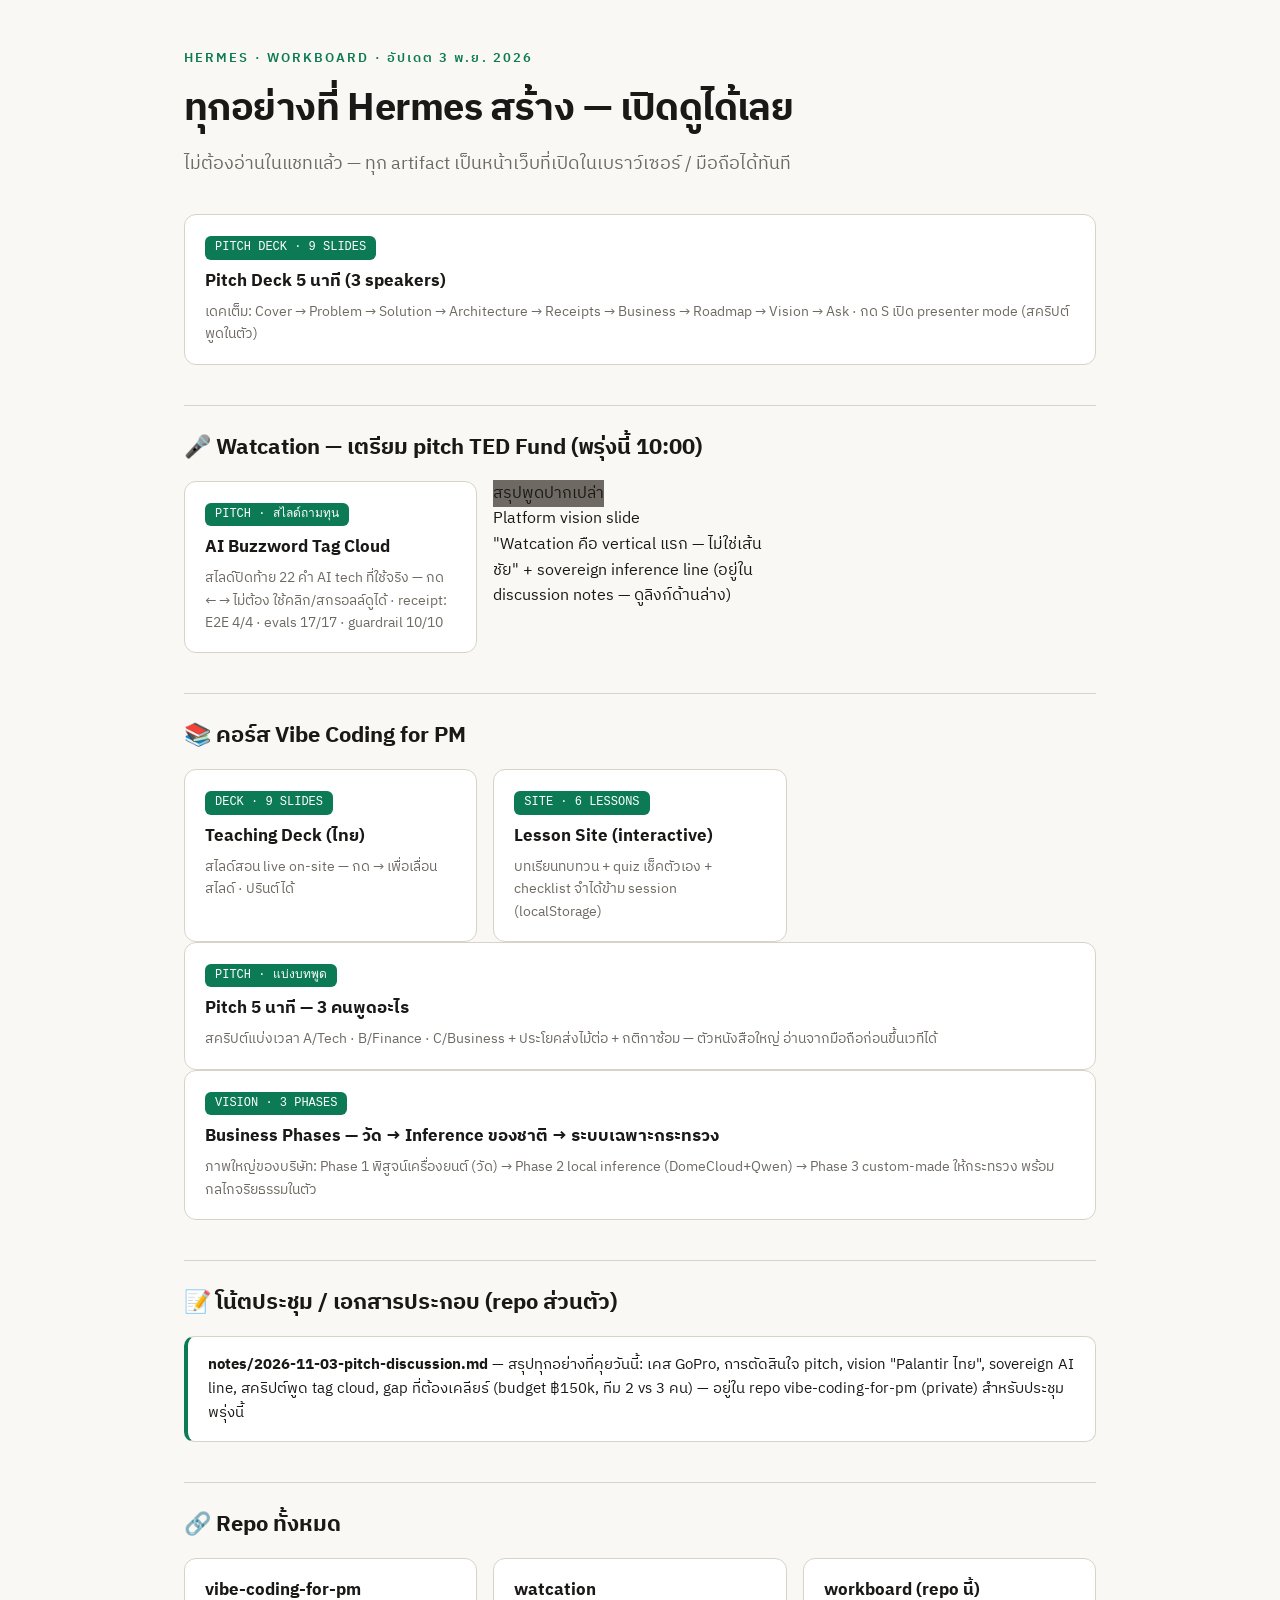
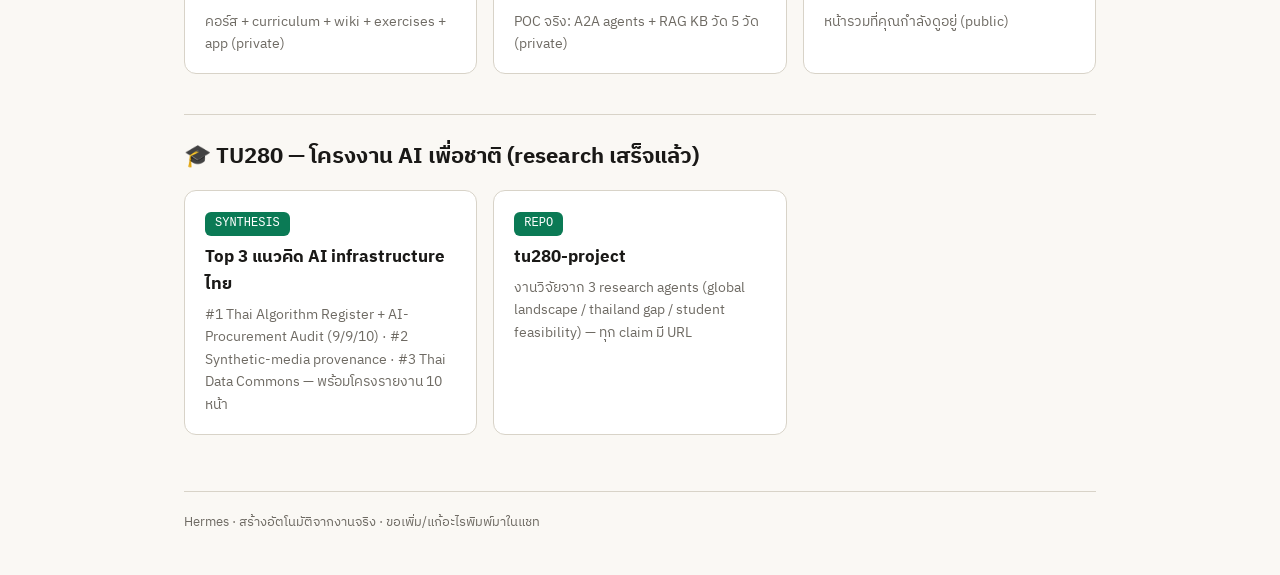
<file: index.html>
<!DOCTYPE html>
<html lang="th">
<head>
<meta charset="UTF-8">
<meta name="viewport" content="width=device-width, initial-scale=1.0">
<title>Hermes Workboard — ทุกอย่างที่ Hermes สร้าง</title>
<link rel="preconnect" href="https://fonts.googleapis.com">
<link href="https://fonts.googleapis.com/css2?family=IBM+Plex+Sans+Thai:wght@400;600;700&family=IBM+Plex+Mono&display=swap" rel="stylesheet">
<style>
:root{--paper:#FAF8F4;--ink:#1A1917;--muted:#6E6A63;--line:#D8D3C8;--accent:#0B7A55;--accent-ink:#085A3F}
*{box-sizing:border-box;margin:0;padding:0}
body{font-family:'IBM Plex Sans Thai',system-ui,sans-serif;background:var(--paper);color:var(--ink);line-height:1.6}
.wrap{max-width:960px;margin:0 auto;padding:48px 24px}
.kicker{font-size:13px;font-weight:600;letter-spacing:.16em;text-transform:uppercase;color:var(--accent);margin-bottom:10px}
h1{font-size:38px;letter-spacing:-.015em;margin-bottom:10px}
.lead{font-size:18px;color:var(--muted);margin-bottom:36px}
h2{font-size:22px;margin:40px 0 16px;padding-top:24px;border-top:1px solid var(--line)}
.grid{display:grid;grid-template-columns:repeat(auto-fill,minmax(280px,1fr));gap:16px}
a.cell{background:#fff;border:1px solid var(--line);border-radius:12px;padding:18px 20px;text-decoration:none;color:var(--ink);display:block}
a.cell:hover{border-color:var(--accent)}
a.cell .t{font-weight:700;font-size:17px}
a.cell .d{font-size:14px;color:var(--muted);margin-top:6px}
a.cell .tag{display:inline-block;font-size:12px;font-family:monospace;background:var(--accent);color:#fff;border-radius:6px;padding:2px 10px;margin-bottom:8px}
.note{background:#fff;border:1px solid var(--line);border-left:4px solid var(--accent);border-radius:10px;padding:16px 20px;font-size:15px;margin-top:10px}
footer{margin-top:56px;padding-top:20px;border-top:1px solid var(--line);color:var(--muted);font-size:13px}
</style>
</head>
<body>
<div class="wrap">
  <div class="kicker">HERMES · WORKBOARD · อัปเดต 3 พ.ย. 2026</div>
  <h1>ทุกอย่างที่ Hermes สร้าง — เปิดดูได้เลย</h1>
  <p class="lead">ไม่ต้องอ่านในแชทแล้ว — ทุก artifact เป็นหน้าเว็บที่เปิดในเบราว์เซอร์ / มือถือได้ทันที</p>

    <a class="cell" href="pitch/index.html">
      <span class="tag">PITCH DECK · 9 SLIDES</span>
      <div class="t">Pitch Deck 5 นาที (3 speakers)</div>
      <div class="d">เดคเต็ม: Cover → Problem → Solution → Architecture → Receipts → Business → Roadmap → Vision → Ask · กด S เปิด presenter mode (สคริปต์พูดในตัว)</div>
    </a>
  <h2>🎤 Watcation — เตรียม pitch TED Fund (พรุ่งนี้ 10:00)</h2>
  <div class="grid">
    <a class="cell" href="deck-watcation-tagcloud.html">
      <span class="tag">PITCH · สไลด์ถามทุน</span>
      <div class="t">AI Buzzword Tag Cloud</div>
      <div class="d">สไลด์ปิดท้าย 22 คำ AI tech ที่ใช้จริง — กด ← → ไม่ต้อง ใช้คลิก/สกรอลล์ดูได้ · receipt: E2E 4/4 · evals 17/17 · guardrail 10/10</div>
    </a>
    <div class="cell">
      <span class="tag" style="background:#6E6A63">สรุปพูดปากเปล่า</span>
      <div class="t">Platform vision slide</div>
      <div class="d">"Watcation คือ vertical แรก — ไม่ใช่เส้นชัย" + sovereign inference line (อยู่ใน discussion notes — ดูลิงก์ด้านล่าง)</div>
    </div>
  </div>

  <h2>📚 คอร์ส Vibe Coding for PM</h2>
  <div class="grid">
    <a class="cell" href="deck-course.html">
      <span class="tag">DECK · 9 SLIDES</span>
      <div class="t">Teaching Deck (ไทย)</div>
      <div class="d">สไลด์สอน live on-site — กด → เพื่อเลื่อนสไลด์ · ปรินต์ได้</div>
    </a>
    <a class="cell" href="lessons/index.html">
      <span class="tag">SITE · 6 LESSONS</span>
      <div class="t">Lesson Site (interactive)</div>
      <div class="d">บทเรียนทบทวน + quiz เช็คตัวเอง + checklist จำได้ข้าม session (localStorage)</div>
    </a>
  </div>

    <a class="cell" href="pitch-roles.html">
      <span class="tag">PITCH · แบ่งบทพูด</span>
      <div class="t">Pitch 5 นาที — 3 คนพูดอะไร</div>
      <div class="d">สคริปต์แบ่งเวลา A/Tech · B/Finance · C/Business + ประโยคส่งไม้ต่อ + กติกาซ้อม — ตัวหนังสือใหญ่ อ่านจากมือถือก่อนขึ้นเวทีได้</div>
    </a>
    <a class="cell" href="business-phases.html">
      <span class="tag">VISION · 3 PHASES</span>
      <div class="t">Business Phases — วัด → Inference ของชาติ → ระบบเฉพาะกระทรวง</div>
      <div class="d">ภาพใหญ่ของบริษัท: Phase 1 พิสูจน์เครื่องยนต์ (วัด) → Phase 2 local inference (DomeCloud+Qwen) → Phase 3 custom-made ให้กระทรวง พร้อมกลไกจริยธรรมในตัว</div>
    </a>
  <h2>📝 โน้ตประชุม / เอกสารประกอบ (repo ส่วนตัว)</h2>
  <div class="note">
    <strong>notes/2026-11-03-pitch-discussion.md</strong> — สรุปทุกอย่างที่คุยวันนี้: เคส GoPro, การตัดสินใจ pitch, vision "Palantir ไทย", sovereign AI line, สคริปต์พูด tag cloud, gap ที่ต้องเคลียร์ (budget ฿150k, ทีม 2 vs 3 คน) — อยู่ใน repo <span class="mono">vibe-coding-for-pm</span> (private) สำหรับประชุมพรุ่งนี้
  </div>

  <h2>🔗 Repo ทั้งหมด</h2>
  <div class="grid">
    <a class="cell" href="https://github.com/Poom5741/vibe-coding-for-pm">
      <div class="t">vibe-coding-for-pm</div>
      <div class="d">คอร์ส + curriculum + wiki + exercises + app (private)</div>
    </a>
    <a class="cell" href="https://github.com/Poom5741/watcation">
      <div class="t">watcation</div>
      <div class="d">POC จริง: A2A agents + RAG KB วัด 5 วัด (private)</div>
    </a>
    <a class="cell" href="https://github.com/Poom5741/workboard">
      <div class="t">workboard (repo นี้)</div>
      <div class="d">หน้ารวมที่คุณกำลังดูอยู่ (public)</div>
    </a>
  </div>

  <h2>🎓 TU280 — โครงงาน AI เพื่อชาติ (research เสร็จแล้ว)</h2>
  <div class="grid">
    <a class="cell" href="https://github.com/Poom5741/tu280-project/blob/master/docs/research/synthesis.md">
      <span class="tag">SYNTHESIS</span>
      <div class="t">Top 3 แนวคิด AI infrastructure ไทย</div>
      <div class="d">#1 Thai Algorithm Register + AI-Procurement Audit (9/9/10) · #2 Synthetic-media provenance · #3 Thai Data Commons — พร้อมโครงรายงาน 10 หน้า</div>
    </a>
    <a class="cell" href="https://github.com/Poom5741/tu280-project">
      <span class="tag">REPO</span>
      <div class="t">tu280-project</div>
      <div class="d">งานวิจัยจาก 3 research agents (global landscape / thailand gap / student feasibility) — ทุก claim มี URL</div>
    </a>
  </div>

  <footer>Hermes · สร้างอัตโนมัติจากงานจริง · ขอเพิ่ม/แก้อะไรพิมพ์มาในแชท</footer>
</div>
</body>
</html>
</file>
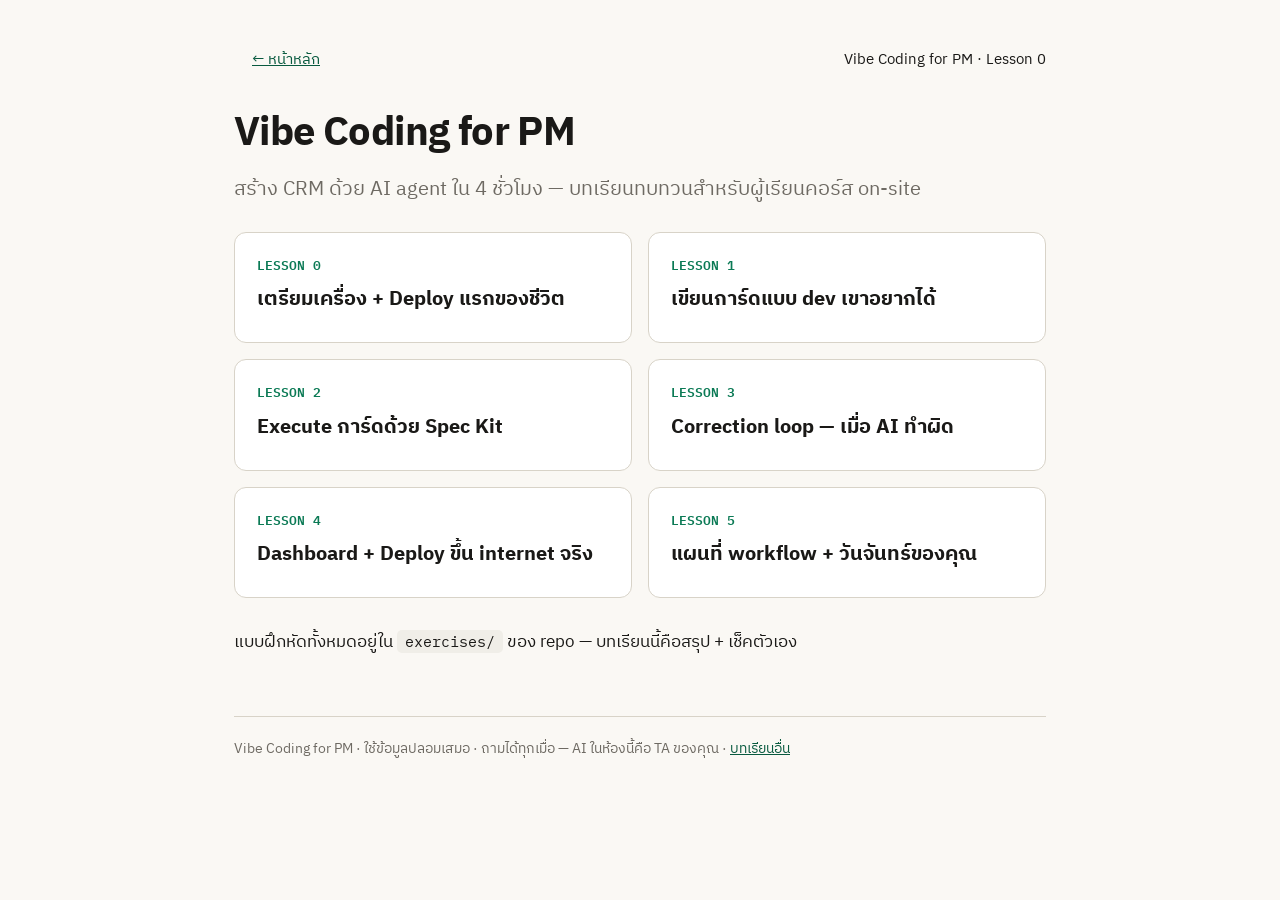
<file: lessons/index.html>
<!DOCTYPE html>
<html lang="th">
<head>
<meta charset="UTF-8">
<meta name="viewport" content="width=device-width, initial-scale=1.0">
<title>หน้าหลัก — Vibe Coding for PM</title>
<link rel="preconnect" href="https://fonts.googleapis.com">
<link href="https://fonts.googleapis.com/css2?family=IBM+Plex+Sans+Thai:wght@400;500;600;700&family=IBM+Plex+Mono&display=swap" rel="stylesheet">
<link rel="stylesheet" href="assets/styles.css">
</head>
<body>
<div class="wrap">
<div class="topbar"><a href="index.html">← หน้าหลัก</a><span>Vibe Coding for PM · Lesson 0</span></div>


<h1>Vibe Coding for PM</h1>
<p class="lead">สร้าง CRM ด้วย AI agent ใน 4 ชั่วโมง — บทเรียนทบทวนสำหรับผู้เรียนคอร์ส on-site</p>
<div class="homegrid"><a class="cell" href="lesson-0.html"><span class="n">LESSON 0</span><h2>เตรียมเครื่อง + Deploy แรกของชีวิต</h2></a><a class="cell" href="lesson-1.html"><span class="n">LESSON 1</span><h2>เขียนการ์ดแบบ dev เขาอยากได้</h2></a><a class="cell" href="lesson-2.html"><span class="n">LESSON 2</span><h2>Execute การ์ดด้วย Spec Kit</h2></a><a class="cell" href="lesson-3.html"><span class="n">LESSON 3</span><h2>Correction loop — เมื่อ AI ทำผิด</h2></a><a class="cell" href="lesson-4.html"><span class="n">LESSON 4</span><h2>Dashboard + Deploy ขึ้น internet จริง</h2></a><a class="cell" href="lesson-5.html"><span class="n">LESSON 5</span><h2>แผนที่ workflow + วันจันทร์ของคุณ</h2></a></div>
<p style="margin-top:30px">แบบฝึกหัดทั้งหมดอยู่ใน <span class="mono">exercises/</span> ของ repo — บทเรียนนี้คือสรุป + เช็คตัวเอง</p>

<footer>Vibe Coding for PM · ใช้ข้อมูลปลอมเสมอ · ถามได้ทุกเมื่อ — AI ในห้องนี้คือ TA ของคุณ <span class="noprint">· <a href="index.html">บทเรียนอื่น</a></span></footer>
</div>
<script src="assets/app.js"></script>
</body>
</html>
</file>
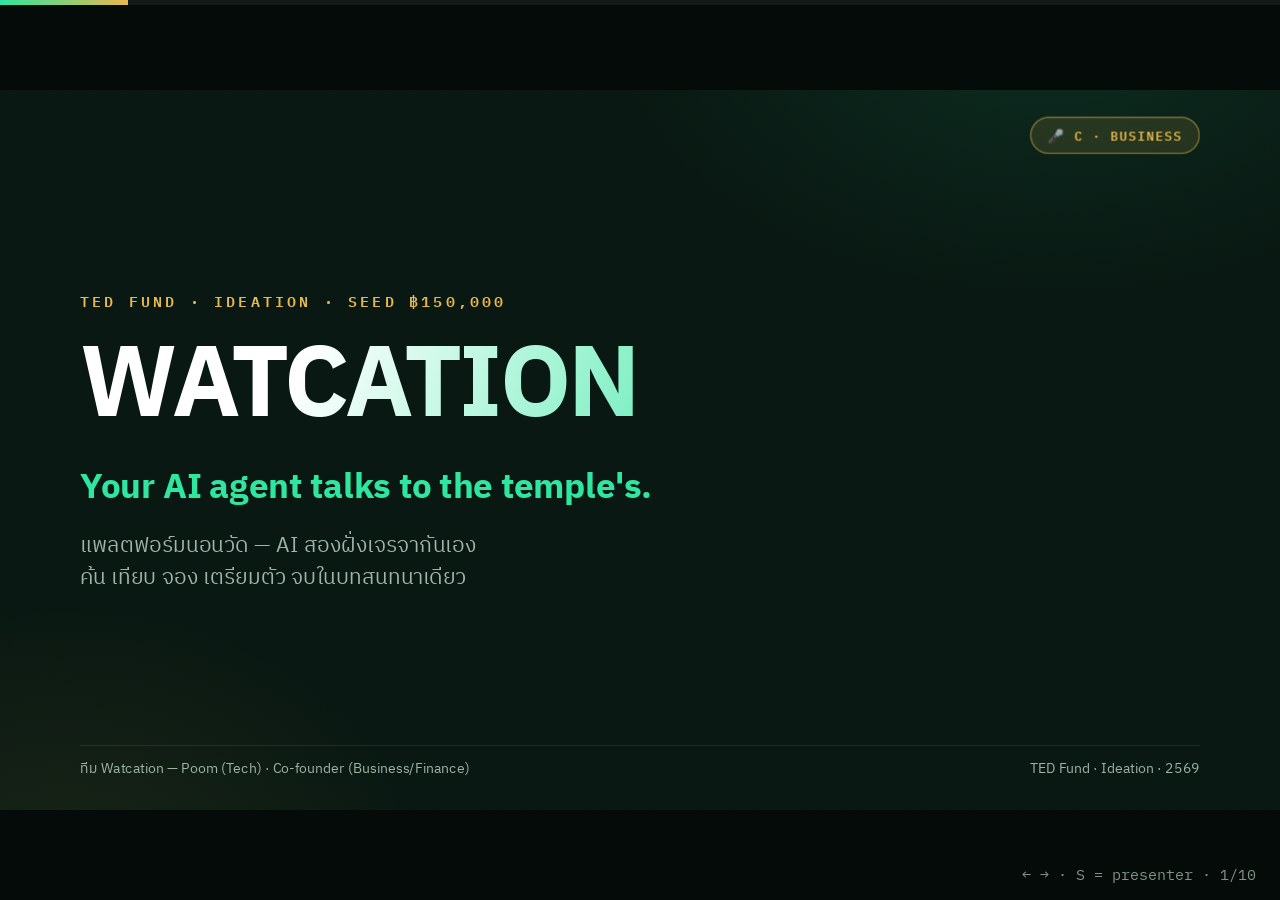
<file: pitch/index.html>
<!DOCTYPE html>
<html lang="th">
<head>
<meta charset="utf-8">
<meta name="viewport" content="width=device-width,initial-scale=1">
<title>Watcation · Pitch ฿150K</title>
<link rel="stylesheet" href="assets/fonts.css">
<link rel="stylesheet" href="assets/animations/animations.css">
<link href="https://fonts.googleapis.com/css2?family=IBM+Plex+Sans+Thai:wght@400;500;600;700&family=IBM+Plex+Mono:wght@500;600;700&display=swap" rel="stylesheet">
<style>
  :root{
    --bg:#081711;--panel:rgba(255,255,255,.045);--panel-line:rgba(255,255,255,.10);
    --ink:#F3F7F4;--dim:#9DB4A7;--line:rgba(255,255,255,.12);
    --green:#2EE6A0;--green-deep:#0B7A55;--gold:#E8B84B;--gold-soft:rgba(232,184,75,.12);
  }
  *{margin:0;box-sizing:border-box}
  html,body{height:100%;background:#040b08;overflow:hidden;font-family:'IBM Plex Sans Thai',sans-serif}
  #stage{position:fixed;inset:0;display:flex;align-items:center;justify-content:center}
  #deck{width:1920px;height:1080px;flex-shrink:0;background:var(--bg);color:var(--ink);position:relative;transform-origin:center;transform:scale(var(--deck-scale,1));display:flex;flex-direction:column;overflow:hidden}
  /* atmosphere: gradient glow + grain */
  #deck::before{content:'';position:absolute;inset:0;pointer-events:none;
    background:radial-gradient(1100px 700px at 82% -10%,rgba(46,230,160,.10),transparent 60%),
               radial-gradient(900px 700px at 5% 110%,rgba(232,184,75,.08),transparent 60%)}
  #deck::after{content:'';position:absolute;inset:0;pointer-events:none;opacity:.05;mix-blend-mode:overlay;
    background-image:url("data:image/svg+xml,%3Csvg xmlns='http://www.w3.org/2000/svg' width='160' height='160'%3E%3Cfilter id='n'%3E%3CfeTurbulence type='fractalNoise' baseFrequency='0.9' numOctaves='2'/%3E%3C/filter%3E%3Crect width='160' height='160' filter='url(%23n)'/%3E%3C/svg%3E")}

  .slide{position:absolute;inset:0;display:none;flex-direction:column;padding:84px 120px 110px}
  .slide.is-active{display:flex}

  .who{position:absolute;top:40px;right:120px;font-family:'IBM Plex Mono',monospace;font-size:20px;font-weight:600;letter-spacing:.08em;padding:10px 24px;border-radius:999px;backdrop-filter:blur(8px)}
  .who.c{background:var(--gold-soft);color:var(--gold);border:2px solid rgba(232,184,75,.5)}
  .who.a{background:rgba(46,230,160,.10);color:var(--green);border:2px solid rgba(46,230,160,.45)}
  .who.b{background:rgba(110,150,255,.10);color:#9BBDFF;border:2px solid rgba(110,150,255,.45)}

  .kick{font-family:'IBM Plex Mono',monospace;font-size:22px;font-weight:600;letter-spacing:.24em;color:var(--green);text-transform:uppercase;margin-bottom:34px}
  .kick.g{color:var(--gold)}
  h1{font-size:150px;font-weight:700;line-height:1.02;letter-spacing:-.03em;
     background:linear-gradient(115deg,#fff 20%,var(--green) 70%,var(--gold) 100%);-webkit-background-clip:text;background-clip:text;color:transparent}
  h2{font-size:78px;font-weight:700;line-height:1.16;letter-spacing:-.02em;margin-bottom:44px}
  h2 em,h1 em{font-style:normal}
  h2 em{color:var(--green)}
  .big{font-size:42px;line-height:1.5;color:var(--ink);font-weight:500}
  .dim{font-size:32px;color:var(--dim);line-height:1.5}
  .gold{color:var(--gold)}
  .foot{position:absolute;bottom:44px;left:120px;right:120px;display:flex;justify-content:space-between;font-size:21px;color:var(--dim);border-top:1px solid var(--line);padding-top:18px;z-index:2}

  .card{background:var(--panel);border:1px solid var(--panel-line);border-radius:26px;padding:46px 42px;backdrop-filter:blur(6px)}

  .stats{display:flex;gap:34px;margin:auto 0}
  .stat{flex:1;background:var(--panel);border:1px solid var(--panel-line);border-radius:26px;padding:48px 40px;backdrop-filter:blur(6px)}
  .stat .n{font-size:104px;font-weight:700;color:var(--green);line-height:1;font-family:'IBM Plex Mono',monospace;letter-spacing:-.02em}
  .stat.g .n{color:var(--gold)}
  .stat .l{font-size:29px;color:var(--dim);margin-top:20px;line-height:1.45}

  .flow{display:flex;align-items:stretch;gap:0;margin:auto 0}
  .flow .b{flex:1;background:var(--panel);border:1px solid var(--panel-line);border-radius:24px;padding:44px 28px;text-align:center;backdrop-filter:blur(6px)}
  .flow .b b{display:block;font-size:38px;color:var(--green);margin-bottom:14px}
  .flow .b p{font-size:26px;color:var(--dim)}
  .flow .a{align-self:center;font-size:64px;padding:0 22px;color:var(--gold);font-weight:700}

  .layer{border:1px solid var(--panel-line);border-left:8px solid var(--line);border-radius:22px;padding:34px 44px;margin-bottom:24px;background:var(--panel)}
  .layer b{font-size:40px;display:block}
  .layer p{font-size:28px;color:var(--dim);margin-top:8px}
  .l1{border-left-color:var(--green)} .l1 b{color:var(--green)}
  .l2{border-left-color:var(--gold)}  .l2 b{color:var(--gold)}
  .l3{border-left-color:#9BBDFF}      .l3 b{color:#9BBDFF}

  .mega{font-size:210px;font-weight:700;letter-spacing:-.03em;line-height:1;font-family:'IBM Plex Mono',monospace;
    background:linear-gradient(115deg,var(--green) 20%,var(--gold) 90%);-webkit-background-clip:text;background-clip:text;color:transparent}
  .askrow{display:flex;gap:70px;margin-top:64px}
  .askrow .k{font-size:76px;font-weight:700;color:var(--green);font-family:'IBM Plex Mono',monospace}
  .askrow .l{font-size:29px;color:var(--dim);margin-top:10px;line-height:1.45}

  .quote{border-left:6px solid var(--gold);padding:18px 30px;background:var(--gold-soft);border-radius:0 18px 18px 0;font-size:29px;color:var(--ink);margin-top:22px}
  .quote i{color:var(--dim);font-size:24px;font-style:normal;display:block;margin-top:8px}

  .notes{display:none;font-size:25px;line-height:1.8;background:var(--gold-soft);border-radius:18px;padding:22px 28px;margin-top:32px}
  /* runtime chrome — normally styled by base.css, which this deck doesn't load */
  .progress-bar{position:fixed;top:0;left:0;right:0;height:5px;z-index:99;background:rgba(255,255,255,.06)}
  .progress-bar span{display:block;height:100%;width:0;background:linear-gradient(90deg,var(--green),var(--gold))}
  .notes-overlay,.overview,.overview .thumb{display:none}
  #hud{position:fixed;bottom:16px;right:24px;color:#7f9488;font-family:'IBM Plex Mono',monospace;font-size:15px;z-index:9}
  @media print{
    html,body{overflow:visible;background:#081711}
    #stage{position:static}
    #deck{width:auto;height:auto;transform:none !important}
    .slide{position:relative;display:flex !important;page-break-after:always;width:1920px;height:1080px}
    #hud{display:none}
    #deck::before,#deck::after{display:none}
    *{backdrop-filter:none !important}
    #deck{background:#0B2419}
  }
</style>
</head>
<body>
<div id="stage"><div id="deck" class="deck">

  <!-- 1 COVER — C -->
  <section class="slide is-active" data-title="Cover">
    <span class="who c">🎤 C · BUSINESS</span>
    <div style="margin:auto 0">
      <div class="kick g">TED FUND · IDEATION · SEED ฿150,000</div>
      <h1>WATCATION</h1>
      <p class="big" style="margin-top:36px;font-size:52px"><b style="color:var(--green)">Your AI agent talks to the temple's.</b></p>
      <p class="dim" style="margin-top:24px">แพลตฟอร์มนอนวัด — AI สองฝั่งเจรจากันเอง<br>ค้น เทียบ จอง เตรียมตัว จบในบทสนทนาเดียว</p>
    </div>
    <div class="foot"><span>ทีม Watcation — Poom (Tech) · Co-founder (Business/Finance)</span><span>TED Fund · Ideation · 2569</span></div>
    <aside class="notes">🎤 C เปิด (0:00): "เกาหลีมี Templestay 349,219 คน ในปีเดียว — 55,515 เป็นคนต่างชาติ และเพียง 1 ใน 3 ที่เป็นชาวพุทธ" หยุด 1 จังหวะ → "ไทยคือต้นบ้านของสิ่งนี้ วัด 40,000+ แห่ง แต่คนต่างชาติที่อยากพักวัดไทยติดที่ ภาษา มารยาท ข้อมูลกระจัดกระจาย และกฎ 16:00 — เราจึงสร้าง Watcation"</aside>
  </section>

  <!-- 2 WHY NOW — C -->
  <section class="slide" data-title="Why Now">
    <span class="who c">🎤 C · BUSINESS</span>
    <div class="kick g">WHY NOW</div>
    <h2>ทุกอย่างมาบรรจบกัน <em>ปีนี้</em> — ไม่ใช่ 5 ปีก่อน</h2>
    <div class="stats">
      <div class="stat"><div class="n">$2.4T</div><div class="l">Wellness tourism ปี 2035 — โตจาก $990B ปี 2025 (CAGR 9.3%) และไทยมีแผน Wellness แห่งชาติ 2025–2034 ผลัก soft power วัดโดยตรง</div></div>
      <div class="stat g"><div class="n">2026</div><div class="l">ปีที่ agentic travel กลายเป็น category จริง (OAG) — เงินลงทุน travel-AI สะสม $12B+ เราเข้าก่อน OTA รายใหญ่</div></div>
      <div class="stat"><div class="n">38M</div><div class="l">นักท่องเที่ยวเข้าไทยผ่านกรุงเทพฯ ต่อปี — touchpoint แรกคือที่นี่ และเกาหลีพิสูจน์ดีมานด์แล้วด้วย 349,219 คน/ปี</div></div>
    </div>
    <aside class="notes">🎤 C: "โมเดลธุรกิจนี้เป็นไปไม่ได้เมื่อ 5 ปีก่อน — AI ที่เจรจาข้ามภาษาได้จริงเพิ่งเกิด 1–2 ปีนี้ ดีมานด์ wellness โตเป็นเลข 2.4 ล้านล้านดอลลาร์ และรัฐไทยกำลังผลัก soft power วัดด้วยแผนชาติ 10 ปี — สามอย่างนี้มาพร้อมกันปีนี้" → ส่งไม้เรื่องปัญหาเชิงลึก</aside>
  </section>

  <!-- 3 PROBLEM — C -->
  <section class="slide" data-title="Problem">
    <span class="who c">🎤 C · BUSINESS</span>
    <div class="kick g">PROBLEM</div>
    <h2>ดีมานด์มีจริง — แต่ <em>ไม่มีระบบ</em></h2>
    <div style="display:flex;gap:34px;margin:auto 0">
      <div style="flex:1.1">
        <div class="quote">"you can't understand if Buddhist monk are teaching" — กำแพงภาษา<i>— r/Buddhism</i></div>
        <div class="quote">"works for locals, but less with foreigners who are not used to worshipping idols"<i>— รีวิวจริง TripAdvisor</i></div>
        <div class="quote">ข้อมูลกระจัดกระจาย เว็บวัดทีละแห่ง + Reddit + blog — และเข้าหลัง 16:00 = "มาวันหน้า"<i>— ไม่มีใครช่วยจอง</i></div>
      </div>
      <div class="stat g" style="max-width:560px;display:flex;flex-direction:column;justify-content:center"><div class="n">84%</div><div class="l" style="margin-top:26px">ของ solo travelers เป็นผู้หญิง (54.6% ของตลาด) — กลุ่มที่ต้องการความปลอดภัย + โครงสร้าง ซึ่งวัดให้ได้พอดี แต่วัดที่รับต่างชาติจริงคือ subset เล็กที่ไม่มีที่ไหนรวมข้อมูล</div></div>
    </div>
    <aside class="notes">🎤 C: อ่าน quote แรกสั้นๆ → ชี้ 84% → "ปัญหาไม่ใช่ไม่มีดีมานด์ แต่ไม่มีระบบ ทางเลือกเดียววันนี้คือเว็บจองแมนนวลผ่าน WhatsApp ราคาไม่โปร่งใส ไม่มี AI — ส่งไม้: 'ทางแก้ — ฝั่งธุรกิจเล่าต่อ แต่เครื่องยนต์สร้างโดย Poom'"</aside>
  </section>

  <!-- 4 SOLUTION — C -->
  <section class="slide" data-title="Solution">
    <span class="who c">🎤 C · BUSINESS</span>
    <div class="kick g">SOLUTION</div>
    <h2>จบใน <em>บทสนทนาเดียว</em> — ไม่ใช่แค่แปลภาษา</h2>
    <p class="big" style="margin-bottom:36px">พูดภาษาตัวเอง → AI สองฝั่ง<b class="gold">เจรจากันเอง</b> → ได้ข้อตกลงจองสองภาษาที่ตรวจสอบได้</p>
    <div class="flow">
      <div class="b"><b>ค้นหา</b><p>บอกความต้องการ<br>ทำเล / บรรยากาศ / จำนวนคืน</p></div>
      <div class="a">→</div>
      <div class="b"><b>เทียบวัด</b><p>จัดอันดับพร้อมเหตุผล<br>ทุกตัวเลขมี source</p></div>
      <div class="a">→</div>
      <div class="b"><b>จอง</b><p>เอเจนต์คุยกับวัด<br>จนได้ข้อตกลง 2 ภาษา</p></div>
      <div class="a">→</div>
      <div class="b"><b>เตรียมตัว</b><p>itinerary + มารยาท<br>แต่งกาย + ตารางกิจกรรม</p></div>
    </div>
    <aside class="notes">🎤 C: ย้ำจุดต่าง: "ทุกเว็บจองปัจจุบันเป็น catalog + คนกลางแมนนวล เราเป็น agentic platform — และผู้ใช้เห็น log การเจรจาทุก hop เป็น demo centerpiece ของเรา" → ส่งไม้: "พิสูจน์ด้วยสถาปัตยกรรมจริง — ฝั่งเทคคือ Poom"</aside>
  </section>

  <!-- 5 ARCHITECTURE — A -->
  <section class="slide" data-title="Architecture">
    <span class="who a">🎤 A · TECH</span>
    <div class="kick">ARCHITECTURE — AGENT-TO-AGENT</div>
    <h2>Traveler Agent ⇄ Temple Agent<br>ผู้ใช้เห็นการเจรจา <em>ทุก hop</em></h2>
    <div class="flow">
      <div class="b"><b>👤 นักท่องเที่ยว</b><p>EN / 中 / 日 / TH</p></div>
      <div class="a">⇄</div>
      <div class="b"><b>🧳 Traveler Agent</b><p>จับ intent · stage memory<br>ยิง tool call จริง</p></div>
      <div class="a">⇄</div>
      <div class="b"><b>🛕 Temple Agent</b><p><b style="color:var(--gold)">RAG-only</b> — ตอบจาก KB วัดนั้น<br>ทุก fact มี source URL<br>นอกขอบเขต = ปฏิเสธ</p></div>
      <div class="a">→</div>
      <div class="b"><b>✅ จองสำเร็จ</b><p>ข้อตกลง 2 ภาษา</p></div>
    </div>
    <aside class="notes">🎤 A: อธิบาย flow → ย้ำ guardrail สำคัญสุด: "Temple Agent ถูกออกแบบให้ปฏิเสธเรื่องศาสนาถ้าไม่มีข้อมูลวัดรองรับ — เพราะการเดาเรื่องศาสนาคือความผิดพลาดที่แก้ไม่ได้" → "และเราไม่พูดเปล่า — มีข้อสอบ"</aside>
  </section>

  <!-- 6 RECEIPTS — A -->
  <section class="slide" data-title="Receipts">
    <span class="who a">🎤 A · TECH</span>
    <div class="kick">RECEIPTS — POC ใช้งานได้จริง · วัด 5 วัด</div>
    <h2>พิสูจน์ด้วย <em>ตัวเลข</em> ไม่ใช่คำโม้</h2>
    <div class="stats">
      <div class="stat"><div class="n">4/4</div><div class="l">E2E tests — browse → chat → เทียบ → จอง → ข้อตกลง 2 ภาษา ครบจริง</div></div>
      <div class="stat"><div class="n">17/17</div><div class="l">Agent evals — คุณภาพคำตอบผ่านทุกข้อ</div></div>
      <div class="stat g"><div class="n">10/10</div><div class="l">Guardrail — ปฏิเสธนอก-KB ถูกต้องทุกกรณี พร้อมส่งต่อให้ยืนยันกับวัด</div></div>
    </div>
    <p class="dim" style="margin-top:40px">แพลตฟอร์มจริง: Astro + Cloudflare Workers + D1 — และเริ่มมีพันธมิตรจริง: <b style="color:var(--ink)">DomeCloud</b> (AI gateway · inference · governance) + <b style="color:var(--ink)">Qwen ecosystem Thailand</b></p>
    <aside class="notes">🎤 A: ชี้ตัวเลขทีละตัว → อธิบาย guardrail test สั้นๆ (ยิงคำถามนอก KB ให้ agent แล้วมันต้องปฏิเสธ) → โชว์ KB-per-temple ว่าเป็นสินทรัพย์ข้อมูลที่ก๊อปยาก → ส่งไม้: "เครื่องยนต์พร้อม — คำถามถัดไป: คุ้มไหม → ฝั่งการเงิน"</aside>
  </section>

  <!-- 7 BUSINESS — B -->
  <section class="slide" data-title="Business Model">
    <span class="who b">🎤 B · FINANCE</span>
    <div class="kick">BUSINESS MODEL</div>
    <h2>ไม่เช่าวัด — ขายแพ็กเกจประสบการณ์</h2>
    <div class="stats">
      <div class="stat"><div class="n">≥70%</div><div class="l">รายได้/บริจาคถึงวัด — โปร่งใส ตรงแนว soft power ที่รัฐผลัก ไม่แปลงวัดเป็นโรงแรม</div></div>
      <div class="stat"><div class="n">20–30%</div><div class="l">platform margin — เทียบ OTA ทั่วไปที่หัก 20–40%</div></div>
      <div class="stat g"><div class="n">KB</div><div class="l">Moat: knowledge base ต่อวัดที่ verify ทุก fact — สินทรัพย์ที่สะสมได้เร็วกว่าที่ OTA จะก๊อป</div></div>
    </div>
    <p class="dim" style="margin-top:36px">B-side: วัดได้แขกที่ <b style="color:var(--ink)">"มาถูกเตรียม"</b> — รู้ตาราง การแต่งกาย มารยาทก่อนถึง แก้ pain ที่พระเหนื่อยมาที่สุด</p>
    <aside class="notes">🎤 B: "เราไม่เช่าวัด ไม่แปลงวัดเป็นโรงแรม — ขายแพ็กเกจประสบการณ์คัดสรร รายได้ส่วนใหญ่ ≥70% ถึงวัดแบบโปร่งใส" → margin เทียบ OTA → moat คือ KB สะสม → ส่งไม้ไป roadmap</aside>
  </section>

  <!-- 8 ROADMAP — B -->
  <section class="slide" data-title="Roadmap">
    <span class="who b">🎤 B · FINANCE</span>
    <div class="kick">ROADMAP — BANGKOK FIRST</div>
    <h2>ยึด กทม. ให้แน่น → <em>ขยายทั้งประเทศ</em></h2>
    <div class="stats">
      <div class="stat"><div class="n" style="font-size:84px">ด.1–4</div><div class="l">เดือน 1–4: วัดครบทุกโซนหลัก กทม. — ✅ วัดราชนาดูร · วัดประยุรวัตนาราม อยู่ใน POC แล้ว (เกาะรัตนโกสินทร์ · ชานเมืองตะวันออก)</div></div>
      <div class="stat g"><div class="n">100</div><div class="l">bookings แรก (เดือน 3–4) + รีวิวจริง 10–20 ราย · rating เป้า ≥4.5/5</div></div>
      <div class="stat"><div class="n">10+</div><div class="l">วัด (กทม. + เชียงใหม่ แม่ฮ่องสอน อุบลฯ ภูเก็ต) · 300+ bookings · จดทะเบียนนิติบุคคล — IP 100% ของทีม</div></div>
    </div>
    <aside class="notes">🎤 B: Bangkok-first เพราะ 38 ล้านนักท่องเที่ยวเข้าผ่านกรุงเทพฯ — จับ touchpoint แรก → KPI รวม grounded rate ของ Temple Agent และสัดส่วนรายได้ถึงวัด → ส่งไม้: "ทั้งหมดนี้เริ่มได้ด้วยเงิน 150,000 บาท"</aside>
  </section>

  <!-- 9 VISION — B -->
  <section class="slide" data-title="Vision & Partners">
    <span class="who b">🎤 B · FINANCE</span>
    <div class="kick">VISION — วัดคือหลักฐานแรก ไม่ใช่เส้นชัย</div>
    <h2>เครื่องยนต์เดียวกัน<br>สำหรับ <em>องค์กรไทยทุกแบบ</em></h2>
    <div class="layer l1"><b>✅ วัด (นอนวัด) — พิสูจน์แล้ว</b><p>Soft power · ตลาดที่ pain ชัดที่สุด · POC ทำงานจริงวันนี้</p></div>
    <div class="layer l2"><b>🔶 Local model inference — DomeCloud + Qwen Thailand</b><p>AI gateway · open-weight บน infra ไทย · ข้อมูลอยู่ไทย กฎหมายไทย ตรวจสอบได้</p></div>
    <div class="layer l3"><b>ระบบเฉพาะองค์กร — พิพิธภัณฑ์ · ราชการ · กลาโหม</b><p>AI ที่ ground กับข้อมูลจริง — ไม่เดา ไม่หลุดประเทศ · AI Act ที่กำลังมาจะเปลี่ยนจากทางเลือกเป็นความจำเป็น</p></div>
    <aside class="notes">🎤 B VISION LINE: "ธุรกิจนี้ยืนอยู่บน inference ของคนอื่นวันนี้ — เป้าหมายคือชั้น inference ของประเทศ: open-weight บน infra ไทย รัฐซื้อได้อย่างมั่นใจ · เราไม่ได้เริ่มจากศูนย์: DomeCloud + Qwen Ambassador Thailand" → ส่งกลับ C ปิด</aside>
  </section>

  <!-- 10 ASK — C -->
  <section class="slide" data-title="The Ask">
    <span class="who c">🎤 C · BUSINESS</span>
    <div class="kick g">THE ASK</div>
    <div style="margin:auto 0">
      <div class="mega">฿150,000</div>
      <div class="askrow">
        <div><div class="k">6 เดือน</div><div class="l">pilot วัด 3–5 วัด กทม. ครบโซน</div></div>
        <div><div class="k">100→300</div><div class="l">bookings · 10+ วัด · จดทะเบียน</div></div>
        <div><div class="k">≥70%</div><div class="l">รายได้ถึงวัด — โปร่งใสตั้งแต่วันแรก</div></div>
      </div>
      <p class="big" style="margin-top:64px;font-size:48px">วัดคือหลักฐานแรก ไม่ใช่เส้นชัย — <b style="color:var(--green)">"Your AI agent talks to the temple's."</b></p>
    </div>
    <aside class="notes">🎤 C ปิด: "วัดคือหลักฐานแรก ไม่ใช่เส้นชัย — เครื่องยนต์เดียวกันไปพิพิธภัณฑ์ หน่วยงานราชการ ทุกองค์กรไทย ขอทุน 150,000 บาท เพื่อพิสูจน์ว่า AI ของไทย เปิดประตูวัดไทยให้คนทั้งโลก — Your AI agent talks to the temple's." จบ ไม่เพิ่มคำอื่น</aside>
  </section>

</div></div>
<div id="hud">← → · S = presenter · 1/10</div>
<script src="assets/runtime.js"></script>
<script>
  // HUD counter syncs with runtime's is-active (runtime.js handles nav, fit, presenter)
  const hud=document.getElementById('hud');
  setInterval(()=>{
    const slides=[...document.querySelectorAll('#deck > .slide')];
    const i=slides.findIndex(s=>s.classList.contains('is-active'));
    if(i>=0) hud.textContent='← → · S = presenter · '+(i+1)+'/'+slides.length;
  },300);
</script>
</body></html>
</file>
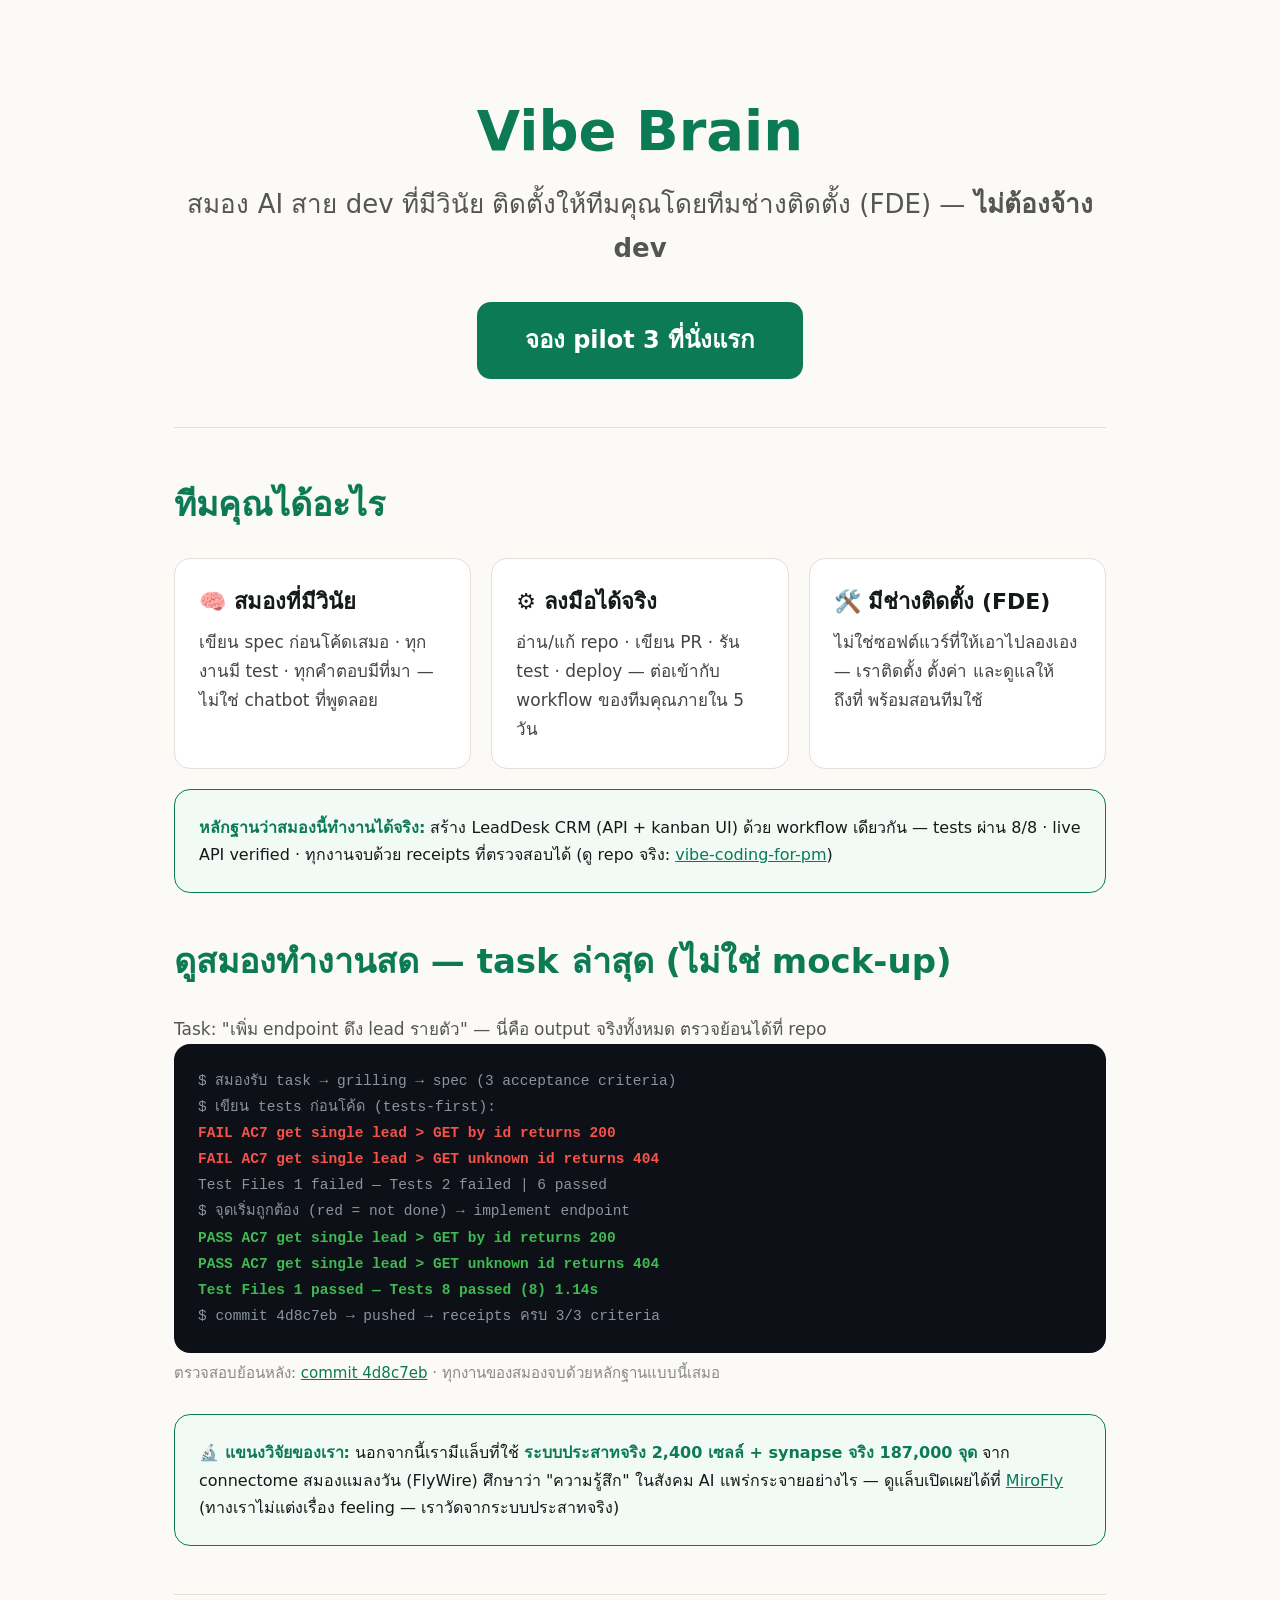
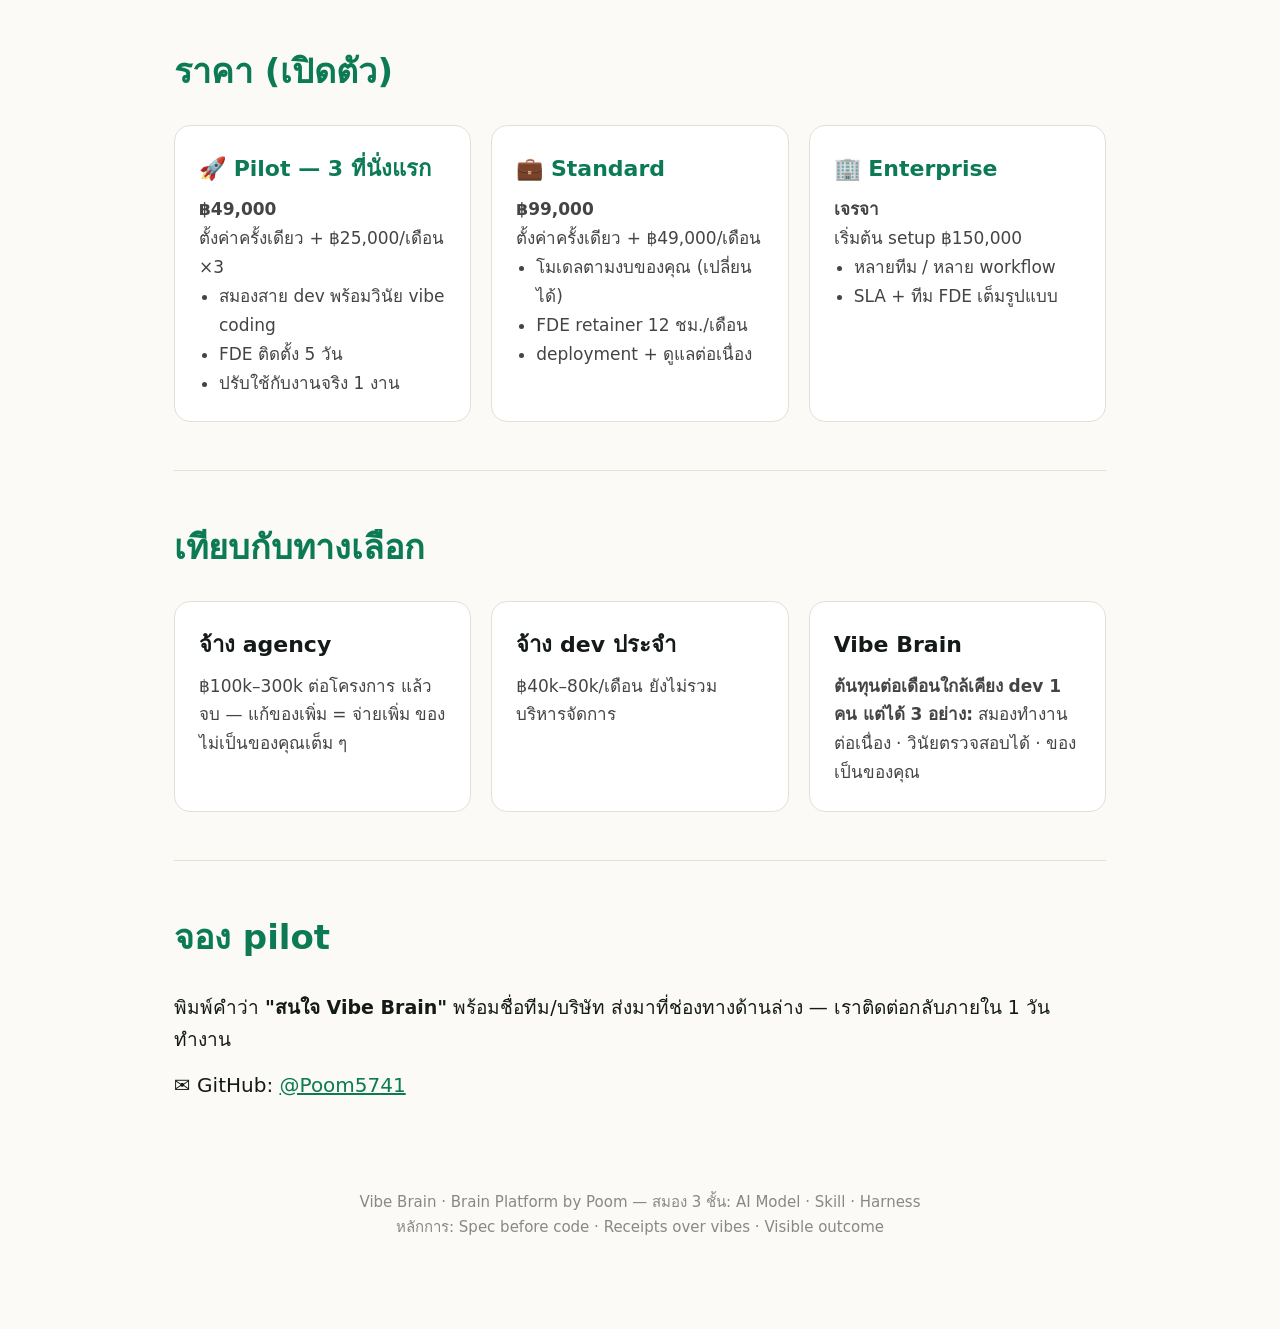
<file: vibe-brain/index.html>
<!DOCTYPE html>
<html lang="th">
<head>
<meta charset="UTF-8">
<meta name="viewport" content="width=device-width, initial-scale=1.0">
<title>Vibe Brain — สมอง AI สาย dev ติดตั้งถึงทีมคุณ</title>
<style>
  :root { --green:#0B7A55; --gold:#B8860B; --ink:#141A17; --bg:#FBFAF7; }
  * { box-sizing:border-box; margin:0; padding:0; }
  body { font-family:'Sarabun','Noto Sans Thai',system-ui,sans-serif; color:var(--ink); background:var(--bg); line-height:1.7; }
  .wrap { max-width:980px; margin:0 auto; padding:24px; }
  header { text-align:center; padding:72px 0 48px; }
  h1 { font-size:56px; line-height:1.25; color:var(--green); font-weight:800; }
  .tag { font-size:26px; color:#555; margin-top:16px; }
  .cta { display:inline-block; background:var(--green); color:#fff; text-decoration:none; font-size:24px; font-weight:700; padding:18px 48px; border-radius:14px; margin-top:32px; }
  .cta:hover { filter:brightness(1.1); }
  section { padding:48px 0; border-top:1px solid #E4E0D5; }
  h2 { font-size:34px; color:var(--green); margin-bottom:24px; font-weight:800; }
  .cols { display:flex; flex-wrap:wrap; gap:20px; }
  .card { flex:1 1 260px; background:#fff; border:1px solid #E4E0D5; border-radius:16px; padding:24px; }
  .card h3 { font-size:22px; margin-bottom:8px; }
  .card p, li { font-size:17px; color:#444; }
  ul { padding-left:20px; }
  .term { background:#0D1117; color:#C9D1D9; border-radius:16px; padding:24px; font-family:ui-monospace,Consolas,monospace; font-size:14.5px; line-height:1.8; overflow-x:auto; }
  .term .ok { color:#3FB950; font-weight:700; }
  .term .err { color:#F85149; font-weight:700; }
  .term .dim { color:#8B949E; }
  .proof { background:#F2FAF6; border:1px solid var(--green); border-radius:16px; padding:24px; margin-top:20px; }
  .proof b { color:var(--green); }
  .price { font-size:28px; font-weight:800; color:var(--gold); }
  .per { font-size:15px; color:#777; }
  .tiers .card h3 { color:var(--green); }
  footer { text-align:center; padding:40px 0 64px; color:#888; font-size:15px; }
  .contact { display:inline-block; margin-top:12px; font-size:20px; }
  @media (max-width:640px){ h1{font-size:36px} .tag{font-size:20px} h2{font-size:26px} }
</style>
</head>
<body>
<div class="wrap">

<header>
  <h1>Vibe Brain</h1>
  <p class="tag">สมอง AI สาย dev ที่มีวินัย ติดตั้งให้ทีมคุณโดยทีมช่างติดตั้ง (FDE) — <b>ไม่ต้องจ้าง dev</b></p>
  <a class="cta" href="#จอง">จอง pilot 3 ที่นั่งแรก</a>
</header>

<section>
  <h2>ทีมคุณได้อะไร</h2>
  <div class="cols">
    <div class="card"><h3>🧠 สมองที่มีวินัย</h3><p>เขียน spec ก่อนโค้ดเสมอ · ทุกงานมี test · ทุกคำตอบมีที่มา — ไม่ใช่ chatbot ที่พูดลอย</p></div>
    <div class="card"><h3>⚙️ ลงมือได้จริง</h3><p>อ่าน/แก้ repo · เขียน PR · รัน test · deploy — ต่อเข้ากับ workflow ของทีมคุณภายใน 5 วัน</p></div>
    <div class="card"><h3>🛠️ มีช่างติดตั้ง (FDE)</h3><p>ไม่ใช่ซอฟต์แวร์ที่ให้เอาไปลองเอง — เราติดตั้ง ตั้งค่า และดูแลให้ถึงที่ พร้อมสอนทีมใช้</p></div>
  </div>
  <div class="proof">
    <b>หลักฐานว่าสมองนี้ทำงานได้จริง:</b> สร้าง LeadDesk CRM (API + kanban UI) ด้วย workflow เดียวกัน —
    tests ผ่าน 8/8 · live API verified · ทุกงานจบด้วย receipts ที่ตรวจสอบได้
    (ดู repo จริง: <a href="https://github.com/Poom5741/vibe-coding-for-pm" style="color:var(--green)">vibe-coding-for-pm</a>)
  </div>
  <h2 style="margin-top:40px">ดูสมองทำงานสด — task ล่าสุด (ไม่ใช่ mock-up)</h2>
  <p style="font-size:17px;color:#555">Task: "เพิ่ม endpoint ดึง lead รายตัว" — นี่คือ output จริงทั้งหมด ตรวจย้อนได้ที่ repo</p>
  <div class="term">
<span class="dim">$ สมองรับ task → grilling → spec (3 acceptance criteria)</span><br>
<span class="dim">$ เขียน tests ก่อนโค้ด (tests-first):</span><br>
<span class="err">FAIL  AC7 get single lead > GET by id returns 200</span><br>
<span class="err">FAIL  AC7 get single lead > GET unknown id returns 404</span><br>
<span class="dim">Test Files  1 failed — Tests 2 failed | 6 passed</span><br>
<span class="dim">$ จุดเริ่มถูกต้อง (red = not done) → implement endpoint</span><br>
<span class="ok">PASS  AC7 get single lead > GET by id returns 200</span><br>
<span class="ok">PASS  AC7 get single lead > GET unknown id returns 404</span><br>
<span class="ok">Test Files  1 passed — Tests 8 passed (8)  1.14s</span><br>
<span class="dim">$ commit 4d8c7eb → pushed → receipts ครบ 3/3 criteria</span>
  </div>
  <p style="font-size:15px;color:#888;margin-top:8px">ตรวจสอบย้อนหลัง: <a href="https://github.com/Poom5741/vibe-coding-for-pm/commit/4d8c7eb" style="color:var(--green)">commit 4d8c7eb</a> · ทุกงานของสมองจบด้วยหลักฐานแบบนี้เสมอ</p>
  <div class="proof" style="margin-top:28px">
    <b>🔬 แขนงวิจัยของเรา:</b> นอกจากนี้เรามีแล็บที่ใช้ <b>ระบบประสาทจริง 2,400 เซลล์ + synapse จริง 187,000 จุด</b> จาก connectome สมองแมลงวัน (FlyWire) ศึกษาว่า "ความรู้สึก" ในสังคม AI แพร่กระจายอย่างไร — ดูแล็บเปิดเผยได้ที่ <a href="https://github.com/Poom5741/MiroFly" style="color:var(--green)">MiroFly</a> (ทางเราไม่แต่งเรื่อง feeling — เราวัดจากระบบประสาทจริง)
  </div>
</section>

<section class="tiers">
  <h2>ราคา (เปิดตัว)</h2>
  <div class="cols">
    <div class="card">
      <h3>🚀 Pilot — 3 ที่นั่งแรก</h3>
      <p class="price">฿49,000</p><p class="per">ตั้งค่าครั้งเดียว + ฿25,000/เดือน ×3</p>
      <ul><li>สมองสาย dev พร้อมวินัย vibe coding</li><li>FDE ติดตั้ง 5 วัน</li><li>ปรับใช้กับงานจริง 1 งาน</li></ul>
    </div>
    <div class="card">
      <h3>💼 Standard</h3>
      <p class="price">฿99,000</p><p class="per">ตั้งค่าครั้งเดียว + ฿49,000/เดือน</p>
      <ul><li>โมเดลตามงบของคุณ (เปลี่ยนได้)</li><li>FDE retainer 12 ชม./เดือน</li><li>deployment + ดูแลต่อเนื่อง</li></ul>
    </div>
    <div class="card">
      <h3>🏢 Enterprise</h3>
      <p class="price">เจรจา</p><p class="per">เริ่มต้น setup ฿150,000</p>
      <ul><li>หลายทีม / หลาย workflow</li><li>SLA + ทีม FDE เต็มรูปแบบ</li></ul>
    </div>
  </div>
</section>

<section>
  <h2>เทียบกับทางเลือก</h2>
  <div class="cols">
    <div class="card"><h3>จ้าง agency</h3><p>฿100k–300k ต่อโครงการ แล้วจบ — แก้ของเพิ่ม = จ่ายเพิ่ม ของไม่เป็นของคุณเต็ม ๆ</p></div>
    <div class="card"><h3>จ้าง dev ประจำ</h3><p>฿40k–80k/เดือน ยังไม่รวมบริหารจัดการ</p></div>
    <div class="card"><h3>Vibe Brain</h3><p><b>ต้นทุนต่อเดือนใกล้เคียง dev 1 คน แต่ได้ 3 อย่าง:</b> สมองทำงานต่อเนื่อง · วินัยตรวจสอบได้ · ของเป็นของคุณ</p></div>
  </div>
</section>

<section id="จอง">
  <h2>จอง pilot</h2>
  <p style="font-size:19px">พิมพ์คำว่า <b>"สนใจ Vibe Brain"</b> พร้อมชื่อทีม/บริษัท ส่งมาที่ช่องทางด้านล่าง — เราติดต่อกลับภายใน 1 วันทำงาน</p>
  <span class="contact">✉️ GitHub: <a href="https://github.com/Poom5741" style="color:var(--green)">@Poom5741</a></span>
</section>

<footer>Vibe Brain · Brain Platform by Poom — สมอง 3 ชั้น: AI Model · Skill · Harness<br>หลักการ: Spec before code · Receipts over vibes · Visible outcome</footer>

</div>
</body>
</html>
</file>
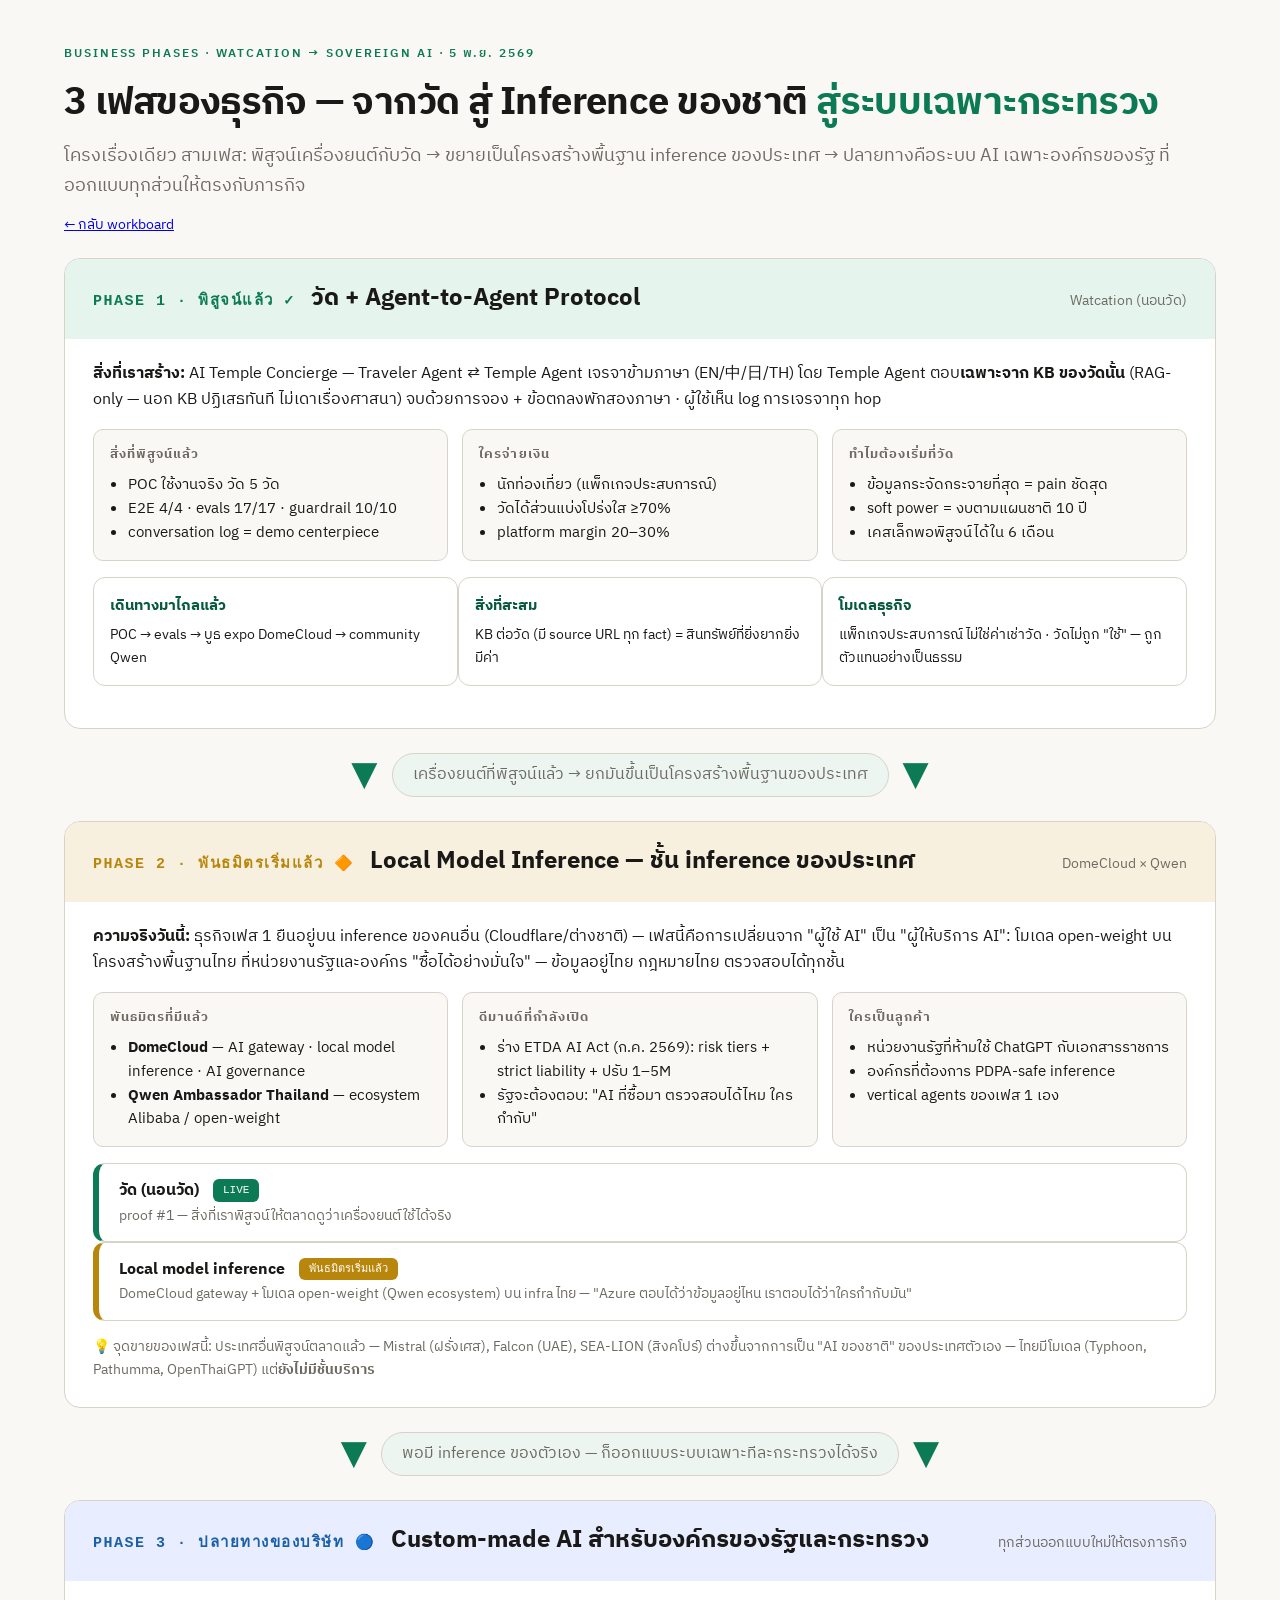
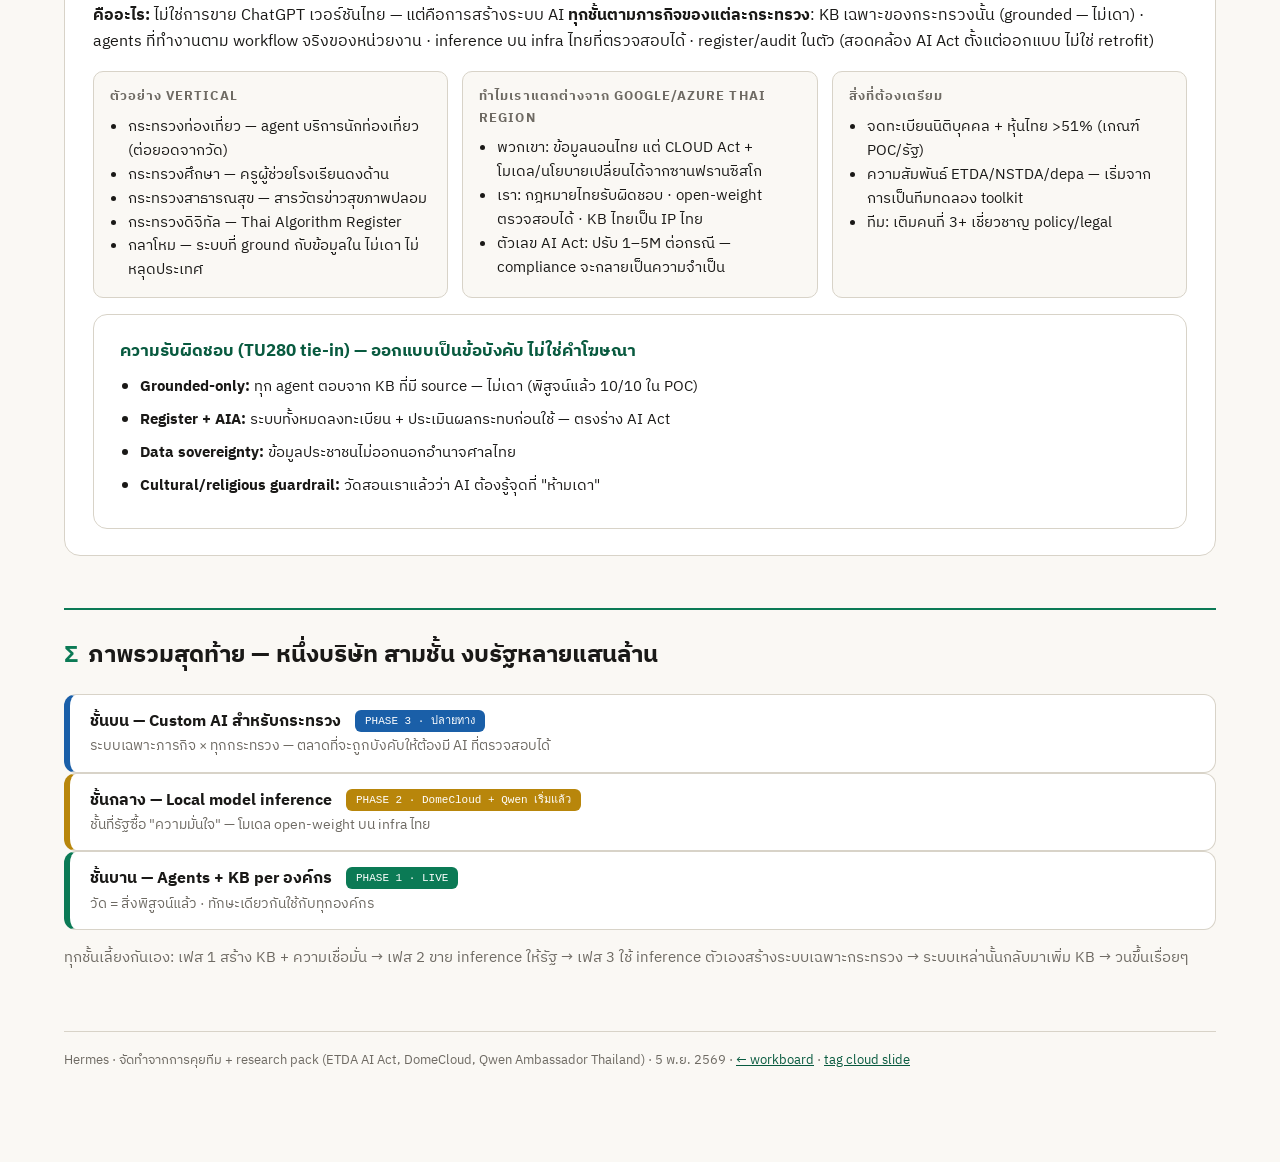
<file: business-phases.html>
<!DOCTYPE html>
<html lang="th">
<head>
<meta charset="UTF-8">
<meta name="viewport" content="width=device-width, initial-scale=1.0">
<title>Business Phases — จากวัด สู่ Inference ของชาติ สู่ระบบเฉพาะองค์กร</title>
<link rel="preconnect" href="https://fonts.googleapis.com">
<link href="https://fonts.googleapis.com/css2?family=IBM+Plex+Sans+Thai:wght@400;500;600;700&family=IBM+Plex+Mono&display=swap" rel="stylesheet">
<style>
:root{--paper:#FAF8F4;--ink:#1A1917;--muted:#6E6A63;--line:#D8D3C8;--accent:#0B7A55;--accent-ink:#085A3F;--soft:#EDF5F0;--gold:#B8860B;--blue:#1A5FA8;--code:#12211B}
*{box-sizing:border-box;margin:0;padding:0}
body{font-family:'IBM Plex Sans Thai',system-ui,sans-serif;background:var(--paper);color:var(--ink);line-height:1.65}
.wrap{max-width:1200px;margin:0 auto;padding:44px 24px 90px}
.kicker{font-size:12px;font-weight:600;letter-spacing:.16em;text-transform:uppercase;color:var(--accent)}
h1{font-size:38px;letter-spacing:-.015em;margin:8px 0 8px}
h1 span{color:var(--accent)}
.lead{font-size:18px;color:var(--muted);margin-bottom:10px}
.back{display:inline-block;margin-bottom:22px;font-size:14px}
h2{font-size:24px;margin:52px 0 18px;padding-top:26px;border-top:2px solid var(--accent)}
h2 .n{font-family:monospace;color:var(--accent);margin-right:10px}
.phase{background:#fff;border:1px solid var(--line);border-radius:16px;overflow:hidden;margin-bottom:0}
.phase-head{padding:20px 28px;display:flex;align-items:baseline;gap:16px;flex-wrap:wrap}
.phase-head .pn{font-family:monospace;font-weight:700;font-size:15px;letter-spacing:.1em}
.phase-head b{font-size:24px}
.p1 .phase-head{background:#E6F4EE}.p1 .pn{color:#0B7A55}
.p2 .phase-head{background:#F7F0DF}.p2 .pn{color:#B8860B}
.p3 .phase-head{background:#E8EEFF}.p3 .pn{color:#1A5FA8}
.phase-body{padding:22px 28px 26px}
.grid{display:grid;grid-template-columns:1fr 1fr 1fr;gap:14px;margin-top:16px}
.mini{background:var(--paper);border:1px solid var(--line);border-radius:10px;padding:14px 16px}
.mini h4{font-size:13px;font-weight:700;letter-spacing:.08em;text-transform:uppercase;color:var(--muted);margin-bottom:8px}
.mini p,.mini li{font-size:14.5px}
.mini ul{margin:6px 0 0 18px}
.arrowband{display:flex;align-items:center;justify-content:center;gap:14px;padding:18px 0}
.arrowband .a{font-size:34px;color:var(--accent);font-weight:700}
.arrowband .t{font-size:16px;color:var(--muted);background:var(--soft);border:1px solid var(--line);border-radius:999px;padding:8px 20px}
.flow{display:flex;align-items:stretch;margin:16px 0}
.flow .f{flex:1;background:#fff;border:1px solid var(--line);border-radius:12px;padding:16px}
.flow .f b{display:block;font-size:15px;color:var(--accent-ink);margin-bottom:6px}
.flow .f p{font-size:13.5px}
.flow .a2{display:flex;align-items:center;padding:0 14px;font-size:26px;color:var(--accent);font-weight:700}
.stack{display:flex;flex-direction:column}
.layer{border:1px solid var(--line);border-radius:12px;padding:14px 20px;background:#fff}
.layer b{font-size:16px}
.layer p{font-size:13.5px;color:var(--muted)}
.layer.now{border-left:6px solid var(--accent)}
.layer.next{border-left:6px solid var(--gold)}
.layer.future{border-left:6px solid var(--blue)}
.badge{display:inline-block;font-size:11px;font-family:monospace;border-radius:6px;padding:2px 10px;margin-left:10px;vertical-align:2px}
.badge.live{background:#0B7A55;color:#fff}
.badge.soon{background:#B8860B;color:#fff}
.badge.plan{background:#1A5FA8;color:#fff}
.who{display:grid;grid-template-columns:1fr 1fr 1fr;gap:12px;margin-top:16px}
.w{background:var(--soft);border-radius:10px;padding:12px 16px;font-size:14px}
.w b{color:var(--accent-ink)}
.ethics{background:#fff;border:1px solid var(--line);border-radius:14px;padding:22px 26px;margin-top:16px}
.ethics h3{font-size:17px;color:var(--accent-ink);margin-bottom:10px}
.ethics li{font-size:15px;margin-bottom:8px;margin-left:20px}
footer{margin-top:60px;padding-top:18px;border-top:1px solid var(--line);color:var(--muted);font-size:13px}
footer a{color:var(--accent-ink)}
@media(max-width:900px){.grid,.who{grid-template-columns:1fr}.flow{flex-direction:column}.flow .a2{transform:rotate(90deg);padding:10px 0;justify-content:center}}
</style>
</head>
<body>
<div class="wrap">
<div class="kicker">BUSINESS PHASES · WATCATION → SOVEREIGN AI · 5 พ.ย. 2569</div>
<h1>3 เฟสของธุรกิจ — จากวัด สู่ Inference ของชาติ <span>สู่ระบบเฉพาะกระทรวง</span></h1>
<p class="lead">โครงเรื่องเดียว สามเฟส: พิสูจน์เครื่องยนต์กับวัด → ขยายเป็นโครงสร้างพื้นฐาน inference ของประเทศ → ปลายทางคือระบบ AI เฉพาะองค์กรของรัฐ ที่ออกแบบทุกส่วนให้ตรงกับภารกิจ</p>
<div class="back"><a href="index.html">← กลับ workboard</a></div>

<!-- ============ PHASE 1 ============ -->
<div class="phase p1">
  <div class="phase-head"><span class="pn">PHASE 1 · พิสูจน์แล้ว ✓</span><b>วัด + Agent-to-Agent Protocol</b><span style="margin-left:auto;font-size:14px;color:var(--muted)">Watcation (นอนวัด)</span></div>
  <div class="phase-body">
    <p><b>สิ่งที่เราสร้าง:</b> AI Temple Concierge — Traveler Agent ⇄ Temple Agent เจรจาข้ามภาษา (EN/中/日/TH) โดย Temple Agent ตอบ<b>เฉพาะจาก KB ของวัดนั้น</b> (RAG-only — นอก KB ปฏิเสธทันที ไม่เดาเรื่องศาสนา) จบด้วยการจอง + ข้อตกลงพักสองภาษา · ผู้ใช้เห็น log การเจรจาทุก hop</p>
    <div class="grid">
      <div class="mini"><h4>สิ่งที่พิสูจน์แล้ว</h4><ul><li>POC ใช้งานจริง วัด 5 วัด</li><li>E2E 4/4 · evals 17/17 · guardrail 10/10</li><li>conversation log = demo centerpiece</li></ul></div>
      <div class="mini"><h4>ใครจ่ายเงิน</h4><ul><li>นักท่องเที่ยว (แพ็กเกจประสบการณ์)</li><li>วัดได้ส่วนแบ่งโปร่งใส ≥70%</li><li>platform margin 20–30%</li></ul></div>
      <div class="mini"><h4>ทำไมต้องเริ่มที่วัด</h4><ul><li>ข้อมูลกระจัดกระจายที่สุด = pain ชัดสุด</li><li>soft power = งบตามแผนชาติ 10 ปี</li><li>เคสเล็กพอพิสูจน์ได้ใน 6 เดือน</li></ul></div>
    </div>
    <div class="flow">
      <div class="f"><b>เดินทางมาไกลแล้ว</b><p>POC → evals → บูธ expo DomeCloud → community Qwen</p></div>
      <div class="f"><b>สิ่งที่สะสม</b><p>KB ต่อวัด (มี source URL ทุก fact) = สินทรัพย์ที่ยิ่งยากยิ่งมีค่า</p></div>
      <div class="f"><b>โมเดลธุรกิจ</b><p>แพ็กเกจประสบการณ์ ไม่ใช่ค่าเช่าวัด · วัดไม่ถูก "ใช้" — ถูกตัวแทนอย่างเป็นธรรม</p></div>
    </div>
  </div>
</div>

<div class="arrowband"><span class="a">▼</span><span class="t">เครื่องยนต์ที่พิสูจน์แล้ว → ยกมันขึ้นเป็นโครงสร้างพื้นฐานของประเทศ</span><span class="a">▼</span></div>

<!-- ============ PHASE 2 ============ -->
<div class="phase p2">
  <div class="phase-head"><span class="pn">PHASE 2 · พันธมิตรเริ่มแล้ว 🔶</span><b>Local Model Inference — ชั้น inference ของประเทศ</b><span style="margin-left:auto;font-size:14px;color:var(--muted)">DomeCloud × Qwen</span></div>
  <div class="phase-body">
    <p><b>ความจริงวันนี้:</b> ธุรกิจเฟส 1 ยืนอยู่บน inference ของคนอื่น (Cloudflare/ต่างชาติ) — เฟสนี้คือการเปลี่ยนจาก "ผู้ใช้ AI" เป็น "ผู้ให้บริการ AI": โมเดล open-weight บนโครงสร้างพื้นฐานไทย ที่หน่วยงานรัฐและองค์กร "ซื้อได้อย่างมั่นใจ" — ข้อมูลอยู่ไทย กฎหมายไทย ตรวจสอบได้ทุกชั้น</p>
    <div class="grid">
      <div class="mini"><h4>พันธมิตรที่มีแล้ว</h4><ul><li><b>DomeCloud</b> — AI gateway · local model inference · AI governance</li><li><b>Qwen Ambassador Thailand</b> — ecosystem Alibaba / open-weight</li></ul></div>
      <div class="mini"><h4>ดีมานด์ที่กำลังเปิด</h4><ul><li>ร่าง ETDA AI Act (ก.ค. 2569): risk tiers + strict liability + ปรับ 1–5M</li><li>รัฐจะต้องตอบ: "AI ที่ซื้อมา ตรวจสอบได้ไหม ใครกำกับ"</li></ul></div>
      <div class="mini"><h4>ใครเป็นลูกค้า</h4><ul><li>หน่วยงานรัฐที่ห้ามใช้ ChatGPT กับเอกสารราชการ</li><li>องค์กรที่ต้องการ PDPA-safe inference</li><li>vertical agents ของเฟส 1 เอง</li></ul></div>
    </div>
    <div class="stack" style="margin-top:16px">
      <div class="layer now"><b>วัด (นอนวัด)</b> <span class="badge live">LIVE</span><p>proof #1 — สิ่งที่เราพิสูจน์ให้ตลาดดูว่าเครื่องยนต์ใช้ได้จริง</p></div>
      <div class="layer next"><b>Local model inference</b> <span class="badge soon">พันธมิตรเริ่มแล้ว</span><p>DomeCloud gateway + โมเดล open-weight (Qwen ecosystem) บน infra ไทย — "Azure ตอบได้ว่าข้อมูลอยู่ไหน เราตอบได้ว่าใครกำกับมัน"</p></div>
    </div>
    <p style="margin-top:14px;font-size:14px;color:var(--muted)">💡 จุดขายของเฟสนี้: ประเทศอื่นพิสูจน์ตลาดแล้ว — Mistral (ฝรั่งเศส), Falcon (UAE), SEA-LION (สิงคโปร์) ต่างขึ้นจากการเป็น "AI ของชาติ" ของประเทศตัวเอง — ไทยมีโมเดล (Typhoon, Pathumma, OpenThaiGPT) แต่<b>ยังไม่มีชั้นบริการ</b></p>
  </div>
</div>

<div class="arrowband"><span class="a">▼</span><span class="t">พอมี inference ของตัวเอง — ก็ออกแบบระบบเฉพาะทีละกระทรวงได้จริง</span><span class="a">▼</span></div>

<!-- ============ PHASE 3 ============ -->
<div class="phase p3">
  <div class="phase-head"><span class="pn">PHASE 3 · ปลายทางของบริษัท 🔵</span><b>Custom-made AI สำหรับองค์กรของรัฐและกระทรวง</b><span style="margin-left:auto;font-size:14px;color:var(--muted)">ทุกส่วนออกแบบใหม่ให้ตรงภารกิจ</span></div>
  <div class="phase-body">
    <p><b>คืออะไร:</b> ไม่ใช่การขาย ChatGPT เวอร์ชันไทย — แต่คือการสร้างระบบ AI <b>ทุกชั้นตามภารกิจของแต่ละกระทรวง</b>: KB เฉพาะของกระทรวงนั้น (grounded — ไม่เดา) · agents ที่ทำงานตาม workflow จริงของหน่วยงาน · inference บน infra ไทยที่ตรวจสอบได้ · register/audit ในตัว (สอดคล้อง AI Act ตั้งแต่ออกแบบ ไม่ใช่ retrofit)</p>
    <div class="grid">
      <div class="mini"><h4>ตัวอย่าง vertical</h4><ul><li>กระทรวงท่องเที่ยว — agent บริการนักท่องเที่ยว (ต่อยอดจากวัด)</li><li>กระทรวงศึกษา — ครูผู้ช่วยโรงเรียนดงด้าน</li><li>กระทรวงสาธารณสุข — สารวัตรข่าวสุขภาพปลอม</li><li>กระทรวงดิจิทัล — Thai Algorithm Register</li><li>กลาโหม — ระบบที่ ground กับข้อมูลใน ไม่เดา ไม่หลุดประเทศ</li></ul></div>
      <div class="mini"><h4>ทำไมเราแตกต่างจาก Google/Azure Thai region</h4><ul><li>พวกเขา: ข้อมูลนอนไทย แต่ CLOUD Act + โมเดล/นโยบายเปลี่ยนได้จากซานฟรานซิสโก</li><li>เรา: กฎหมายไทยรับผิดชอบ · open-weight ตรวจสอบได้ · KB ไทยเป็น IP ไทย</li><li>ตัวเลข AI Act: ปรับ 1–5M ต่อกรณี — compliance จะกลายเป็นความจำเป็น</li></ul></div>
      <div class="mini"><h4>สิ่งที่ต้องเตรียม</h4><ul><li>จดทะเบียนนิติบุคคล + หุ้นไทย >51% (เกณฑ์ POC/รัฐ)</li><li>ความสัมพันธ์ ETDA/NSTDA/depa — เริ่มจากการเป็นทีมทดลอง toolkit</li><li>ทีม: เติมคนที่ 3+ เชี่ยวชาญ policy/legal</li></ul></div>
    </div>
    <div class="ethics">
      <h3>ความรับผิดชอบ (TU280 tie-in) — ออกแบบเป็นข้อบังคับ ไม่ใช่คำโฆษณา</h3>
      <ul>
        <li><b>Grounded-only:</b> ทุก agent ตอบจาก KB ที่มี source — ไม่เดา (พิสูจน์แล้ว 10/10 ใน POC)</li>
        <li><b>Register + AIA:</b> ระบบทั้งหมดลงทะเบียน + ประเมินผลกระทบก่อนใช้ — ตรงร่าง AI Act</li>
        <li><b>Data sovereignty:</b> ข้อมูลประชาชนไม่ออกนอกอำนาจศาลไทย</li>
        <li><b>Cultural/religious guardrail:</b> วัดสอนเราแล้วว่า AI ต้องรู้จุดที่ "ห้ามเดา"</li>
      </ul>
    </div>
  </div>
</div>

<!-- SUMMARY STACK -->
<h2><span class="n">Σ</span>ภาพรวมสุดท้าย — หนึ่งบริษัท สามชั้น งบรัฐหลายแสนล้าน</h2>
<div class="stack">
  <div class="layer future"><b>ชั้นบน — Custom AI สำหรับกระทรวง</b> <span class="badge plan">PHASE 3 · ปลายทาง</span><p>ระบบเฉพาะภารกิจ × ทุกกระทรวง — ตลาดที่จะถูกบังคับให้ต้องมี AI ที่ตรวจสอบได้</p></div>
  <div class="layer next"><b>ชั้นกลาง — Local model inference</b> <span class="badge soon">PHASE 2 · DomeCloud + Qwen เริ่มแล้ว</span><p>ชั้นที่รัฐซื้อ "ความมั่นใจ" — โมเดล open-weight บน infra ไทย</p></div>
  <div class="layer now"><b>ชั้นบาน — Agents + KB per องค์กร</b> <span class="badge live">PHASE 1 · LIVE</span><p>วัด = สิ่งพิสูจน์แล้ว · ทักษะเดียวกันใช้กับทุกองค์กร</p></div>
</div>
<p style="margin-top:16px;font-size:15px;color:var(--muted)">ทุกชั้นเลี้ยงกันเอง: เฟส 1 สร้าง KB + ความเชื่อมั่น → เฟส 2 ขาย inference ให้รัฐ → เฟส 3 ใช้ inference ตัวเองสร้างระบบเฉพาะกระทรวง → ระบบเหล่านั้นกลับมาเพิ่ม KB → วนขึ้นเรื่อยๆ</p>

<footer>Hermes · จัดทำจากการคุยทีม + research pack (ETDA AI Act, DomeCloud, Qwen Ambassador Thailand) · 5 พ.ย. 2569 · <a href="index.html">← workboard</a> · <a href="deck-watcation-tagcloud.html">tag cloud slide</a></footer>
</div>
</body>
</html>
</file>
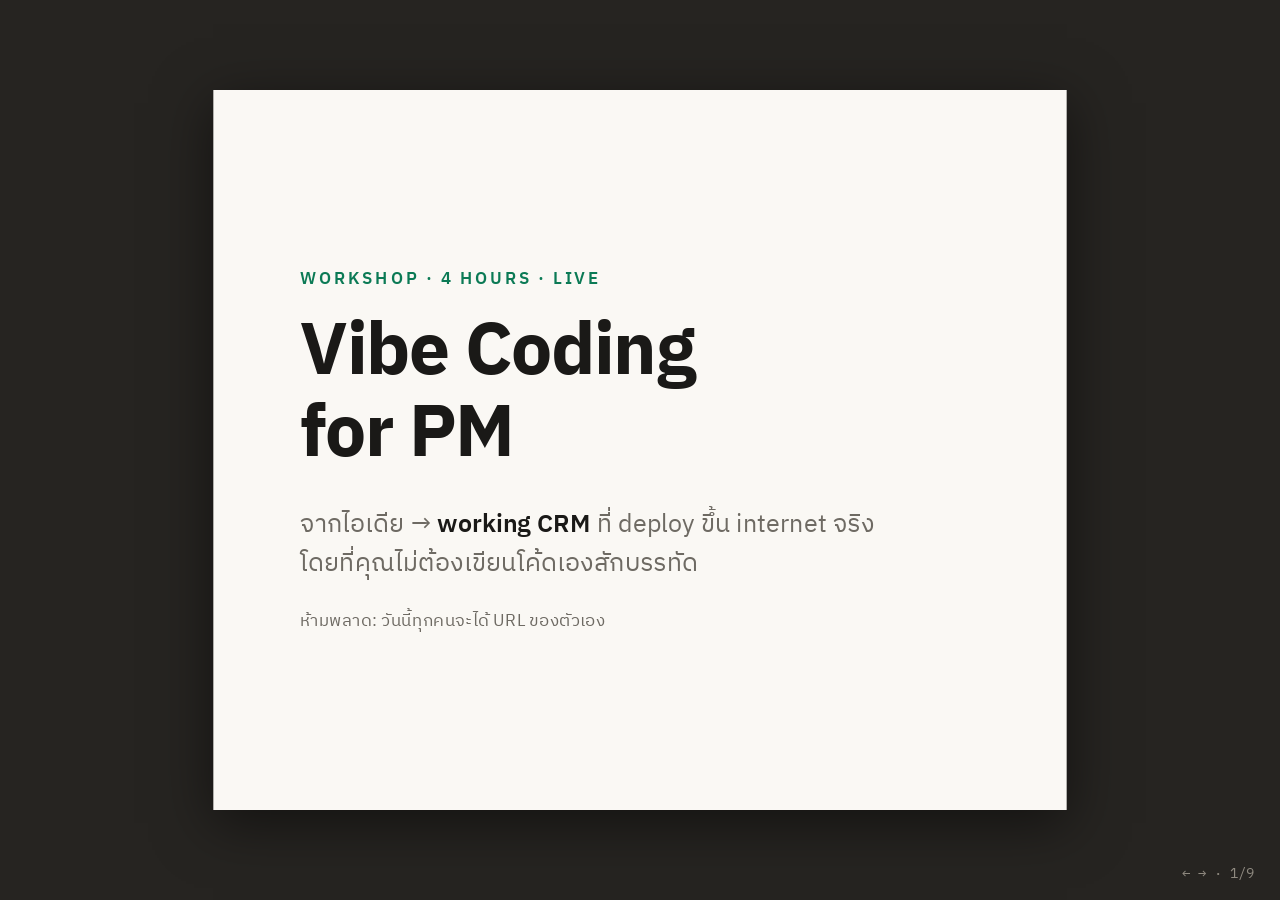
<file: deck-course.html>
<!DOCTYPE html>
<html lang="th">
<head>
<meta charset="UTF-8">
<meta name="viewport" content="width=device-width, initial-scale=1.0">
<title>Vibe Coding for PM — Teaching Deck</title>
<link rel="preconnect" href="https://fonts.googleapis.com">
<link href="https://fonts.googleapis.com/css2?family=IBM+Plex+Sans+Thai:wght@400;500;600;700&family=IBM+Plex+Mono:wght@400;500&display=swap" rel="stylesheet">
<style>
  :root{
    --paper:#FAF8F4; --ink:#1A1917; --muted:#6E6A63; --line:#D8D3C8;
    --accent:#0B7A55; --accent-ink:#085A3F; --chip:#EDF5F0; --code:#F0EEE8;
  }
  *{margin:0;padding:0;box-sizing:border-box}
  html,body{height:100%;background:#262421;overflow:hidden;font-family:'IBM Plex Sans Thai',sans-serif}
  #stage{position:fixed;inset:0;display:flex;align-items:center;justify-content:center}
  #deck{width:1920px;height:1080px;background:var(--paper);color:var(--ink);position:relative;transform-origin:center center;box-shadow:0 20px 80px rgba(0,0,0,.5)}
  .slide{position:absolute;inset:0;padding:110px 130px;display:none;flex-direction:column}
  .slide.active{display:flex}
  .kicker{font-size:26px;font-weight:600;letter-spacing:.14em;text-transform:uppercase;color:var(--accent);margin-bottom:28px}
  h1{font-size:110px;line-height:1.12;font-weight:700;letter-spacing:-.02em}
  h2{font-size:72px;line-height:1.15;font-weight:700;letter-spacing:-.015em;margin-bottom:40px}
  .lead{font-size:38px;line-height:1.55;color:var(--muted);max-width:1250px}
  .en{font-weight:600;color:var(--ink)}
  .mono{font-family:'IBM Plex Mono',monospace;font-size:.92em;background:var(--code);padding:2px 12px;border-radius:6px;white-space:nowrap}
  .footer{position:absolute;bottom:44px;left:130px;right:130px;display:flex;justify-content:space-between;font-size:22px;color:var(--muted);border-top:1px solid var(--line);padding-top:22px}
  .biglist{display:flex;flex-direction:column;gap:34px;margin-top:16px}
  .row{display:flex;gap:36px;align-items:baseline;font-size:40px;line-height:1.4}
  .num{font-family:'IBM Plex Mono',monospace;font-size:30px;color:var(--accent);min-width:70px;font-weight:500}
  .cols{display:grid;grid-template-columns:1fr 1fr;gap:80px;margin-top:10px;align-items:start}
  .card{border:1px solid var(--line);border-radius:14px;padding:44px 48px;background:#fff}
  .card h3{font-size:32px;margin-bottom:22px;color:var(--accent-ink)}
  .card li{font-size:29px;line-height:1.55;margin-bottom:14px;margin-left:34px;color:var(--ink)}
  .cmdline{font-family:'IBM Plex Mono',monospace;font-size:33px;background:#12211B;color:#D7F0E3;padding:36px 44px;border-radius:12px;line-height:1.8}
  .cmdline .p{color:#7FB89D}
  .loop{display:flex;align-items:center;gap:0;margin-top:70px}
  .loop .step{flex:1;text-align:center;padding:46px 20px;border:1px solid var(--line);background:#fff;border-radius:16px;font-size:40px;font-weight:600}
  .loop .step small{display:block;font-size:26px;font-weight:400;color:var(--muted);margin-top:14px}
  .loop .arrow{font-size:56px;padding:0 34px;color:var(--accent);font-weight:700}
  .quote{font-size:52px;line-height:1.45;font-weight:600;max-width:1500px;margin-top:30px}
  .quote em{color:var(--accent);font-style:normal}
  .tiny{font-size:26px;color:var(--muted);margin-top:34px}
  #hud{position:fixed;bottom:18px;right:26px;color:#8F8A80;font-family:'IBM Plex Mono',monospace;font-size:14px;z-index:10;user-select:none}
  @media print{
    html,body{overflow:visible;background:#fff}
    #stage{position:static}
    #deck{width:auto;height:auto;box-shadow:none}
    .slide{position:relative;display:flex !important;page-break-after:always;width:1920px;height:1080px}
    #hud{display:none}
  }
</style>
</head>
<body>
<div id="stage"><div id="deck">

  <!-- 1 · Title -->
  <section class="slide" id="s1">
    <div style="margin:auto 0">
      <div class="kicker">WORKSHOP · 4 HOURS · LIVE</div>
      <h1>Vibe Coding<br>for PM</h1>
      <p class="lead" style="margin-top:44px">จากไอเดีย → <span class="en">working CRM</span> ที่ deploy ขึ้น internet จริง<br>โดยที่คุณไม่ต้องเขียนโค้ดเองสักบรรทัด</p>
      <p class="tiny">ห้ามพลาด: วันนี้ทุกคนจะได้ URL ของตัวเอง</p>
    </div>
  </section>

  <!-- 2 · The loop -->
  <section class="slide" id="s2">
    <div class="kicker">WHAT IS VIBE CODING</div>
    <h2>วงจรเดียวที่ต้องจำ</h2>
    <div class="loop">
      <div class="step">บอก<small>เขียนสิ่งที่อยากได้ ให้ชัด</small></div>
      <div class="arrow">→</div>
      <div class="step">ให้ AI ลงมือ<small>agent เขียนโค้ดแทนคุณ</small></div>
      <div class="arrow">→</div>
      <div class="step">ตรวจ<small>เทียบกับสิ่งที่ขอไว้</small></div>
    </div>
    <p class="lead" style="margin-top:70px">งานของ PM ในวงจรนี้ คือ <span class="en">ขั้นแรก</span> กับ <span class="en">ขั้นสุดท้าย</span> — ไม่ใช่ตัวกลาง<br>นั่นคือเหตุผลที่ PM เรียนอะไรนี้ได้เร็วกว่า dev หลายคน</p>
  </section>

  <!-- 3 · The rule -->
  <section class="slide" id="s3">
    <div class="kicker">กฎข้อเดียวของวันนี้</div>
    <p class="quote">"<em>The card is the contract.</em>"<br>การ์ดที่คุณเขียน คือสัญญา — AI ต้องทำตาม<br>และคุณต้องตรวจรับเหมือน UAT ทุกครั้ง</p>
    <p class="lead" style="margin-top:60px">ถ้าการ์ดกำกวม → AI เดา → ผลลัพธ์พัง แล้วคุณโทษ AI<br>ถ้าการ์ดชัด → ผลลัพธ์คือของจริง</p>
  </section>

  <!-- 4 · Ch1 card anatomy -->
  <section class="slide" id="s4">
    <div class="kicker">CH1 · 0:25 – 1:05</div>
    <h2>เขียนการ์ดแบบที่ dev เขาเรียกว่า "ใช้ได้"</h2>
    <div class="cols">
      <div class="card">
        <h3>โครงการ์ด (English template)</h3>
        <ul>
          <li><span class="en">User story</span> — As a &lt;who&gt;, I want &lt;what&gt;, so that &lt;why&gt;</li>
          <li><span class="en">Acceptance criteria</span> — 3 ข้อ เช็คได้ สังเกตได้</li>
          <li><span class="en">Out of scope</span> — วันนี้ยังไม่ทำอะไร</li>
        </ul>
      </div>
      <div class="card">
        <h3>เกมทดสอบ: Grilling</h3>
        <ul>
          <li>จับคู่ โจมตีการ์ดของกันและกัน</li>
          <li>ถ้า dev ต้องถามกลับ = การ์ดยังไม่เสร็จ</li>
          <li>เป้าหมายวันนี้: การ์ด 2 ใบ ใน repo จริง</li>
        </ul>
      </div>
    </div>
  </section>

  <!-- 5 · Ch2 speckit -->
  <section class="slide" id="s5">
    <div class="kicker">CH2 · 1:05 – 1:50</div>
    <h2>จากการ์ด → โปรแกรม ด้วย Spec Kit</h2>
    <p class="lead" style="margin-bottom:44px">ทีมจริงใน industry เขาทำ <span class="en">spec-driven development</span> — วันนี้คุณได้ลองแบบที่ dev เขาทำกันจริง</p>
    <div class="cmdline">
      <span class="p">$</span> speckit-tasks&nbsp;&nbsp;<span style="color:#7FB89D"># แผนงานแยกเป็น step ที่เช็คได้</span><br>
      <span class="p">$</span> speckit-implement&nbsp;&nbsp;<span style="color:#7FB89D"># ให้ agent ลงมือทำทีละ step</span>
    </div>
    <p class="lead" style="margin-top:44px">สิ่งที่คุณทำ: ดู agent ทำ → เทียบกับ <span class="en">3 acceptance criteria</span> ในการ์ด<br>ไม่ตรง = ไม่รับ ส่งกลับเข้าการ์ด ไม่ใช่แกะโค้ดเอง</p>
  </section>

  <!-- 6 · Correction loop -->
  <section class="slide" id="s6">
    <div class="kicker">ทักษะที่เอากลับไปใช้จริง</div>
    <h2>Correction loop — เมื่อ AI ทำผิด</h2>
    <div class="biglist">
      <div class="row"><span class="num">01</span><span>ระบุว่า <span class="en">อะไร</span> ไม่ตรงกับ <span class="en">ข้อไหน</span> ในการ์ด (ไม่ใช่ "มันพัง")</span></div>
      <div class="row"><span class="num">02</span><span>สั่งกลับด้วยข้อความที่อ้าง acceptance criteria ข้อนั้น</span></div>
      <div class="row"><span class="num">03</span><span>ตรวจใหม่ — loop นี้คืองานประจำวันของ PM ยุคใหม่</span></div>
    </div>
    <p class="tiny">เชื่อไหมว่ามาถึงตรงนี้ คุณกำลังทำสิ่งเดียวกับที่ทำกับ dev ในทีมอยู่แล้ว — แค่ dev คนนี้ตอบเร็วกว่า</p>
  </section>

  <!-- 7 · Deploy -->
  <section class="slide" id="s7">
    <div class="kicker">CH4 · 2:45 – 3:25</div>
    <h2>Dashboard + Deploy</h2>
    <div class="loop" style="margin-top:30px">
      <div class="step">CRM เสร็จ<small>leads · pipeline · dashboard</small></div>
      <div class="arrow">→</div>
      <div class="step">Deploy<small>ขึ้น Cloudflare จริง</small></div>
      <div class="arrow">→</div>
      <div class="step">URL ของคุณ<small>เปิดจากมือถือได้</small></div>
    </div>
    <p class="tiny" style="margin-top:60px">ใช้ข้อมูลปลอมเท่านั้น — ห้ามใส่ข้อมูลลูกค้าจริงในเวอร์ชันสาธิต (เรื่องนี้อยู่ในสไลด์ "อย่า delegate อะไร")</p>
  </section>

  <!-- 8 · Workflow map -->
  <section class="slide" id="s8">
    <div class="kicker">CH5 · 3:25 – 4:00</div>
    <h2>แผนที่ workflow — มองให้เห็นทั้งภาพ</h2>
    <div class="cols">
      <div>
        <div class="biglist">
          <div class="row"><span class="num">a</span><span><span class="en">Planning</span> — การ์ดที่ชัด คือ requirement</span></div>
          <div class="row"><span class="num">b</span><span><span class="en">Spec Kit</span> — เครื่องมือ ไม่ใช่กระบวนการทั้งหมด</span></div>
          <div class="row"><span class="num">c</span><span><span class="en">Tests</span> — หลักฐานว่าทำตามการ์ดจริง</span></div>
          <div class="row"><span class="num">d</span><span><span class="en">Browser QA</span> — ตรวจเหมือน user ใช้จริง</span></div>
        </div>
      </div>
      <div class="card">
        <h3>อย่า delegate สิ่งเหล่านี้ (ยัง)</h3>
        <ul>
          <li>ข้อมูลลูกค้าจริง / ข้อมูลส่วนบุคคล</li>
          <li>ระบบการเงิน การชำระเงิน</li>
          <li>การตัดสินใจที่ผิดแล้วแก้ยาก</li>
          <li>Security &amp; compliance</li>
        </ul>
      </div>
    </div>
  </section>

  <!-- 9 · Monday morning -->
  <section class="slide" id="s9">
    <div class="kicker">ก่อนกลับ</div>
    <h2>เป้าหมายวันจันทร์</h2>
    <p class="quote">เขียน <em>การ์ดแรกของงานคุณเอง</em> — 10 นาที<br>งานจริง ที่ต้องส่งจริง สัปดาห์นี้</p>
    <p class="lead" style="margin-top:60px">พร้อม template การ์ด + prompt patterns ที่ใช้วันนี้ (อยู่ใน Whop ของคุณแล้ว)<br>สงสัยอะไร ถาม AI ตัวที่อยู่ข้างคุณได้ตลอด — มันคือ TA ของห้องนี้</p>
  </section>

  <div class="footer" id="foot" style="display:none"><span>Vibe Coding for PM</span><span id="footN"></span></div>
</div></div>
<div id="hud">← → · 1/9</div>
<script>
  const slides=[...document.querySelectorAll('.slide')];
  const hud=document.getElementById('hud');
  let i=parseInt(localStorage.getItem('vcpm-slide')||'0');
  if(!(i>=0&&i<slides.length))i=0;
  function show(n){
    i=Math.max(0,Math.min(slides.length-1,n));
    slides.forEach((s,k)=>s.classList.toggle('active',k===i));
    hud.textContent='← → · '+(i+1)+'/'+slides.length;
    localStorage.setItem('vcpm-slide',i);
  }
  addEventListener('keydown',e=>{
    if(['ArrowRight','PageDown',' '].includes(e.key)){show(i+1);e.preventDefault()}
    if(['ArrowLeft','PageUp'].includes(e.key)){show(i-1);e.preventDefault()}
    if(e.key==='Home')show(0); if(e.key==='End')show(slides.length-1);
  });
  addEventListener('click',e=>{ if(e.target.closest('a'))return; show(i+1); });
  function fit(){
    const s=Math.min(innerWidth/1920,innerHeight/1080);
    document.getElementById('deck').style.transform='scale('+s+')';
  }
  addEventListener('resize',fit);fit();show(i);
</script>
</body>
</html>
</file>
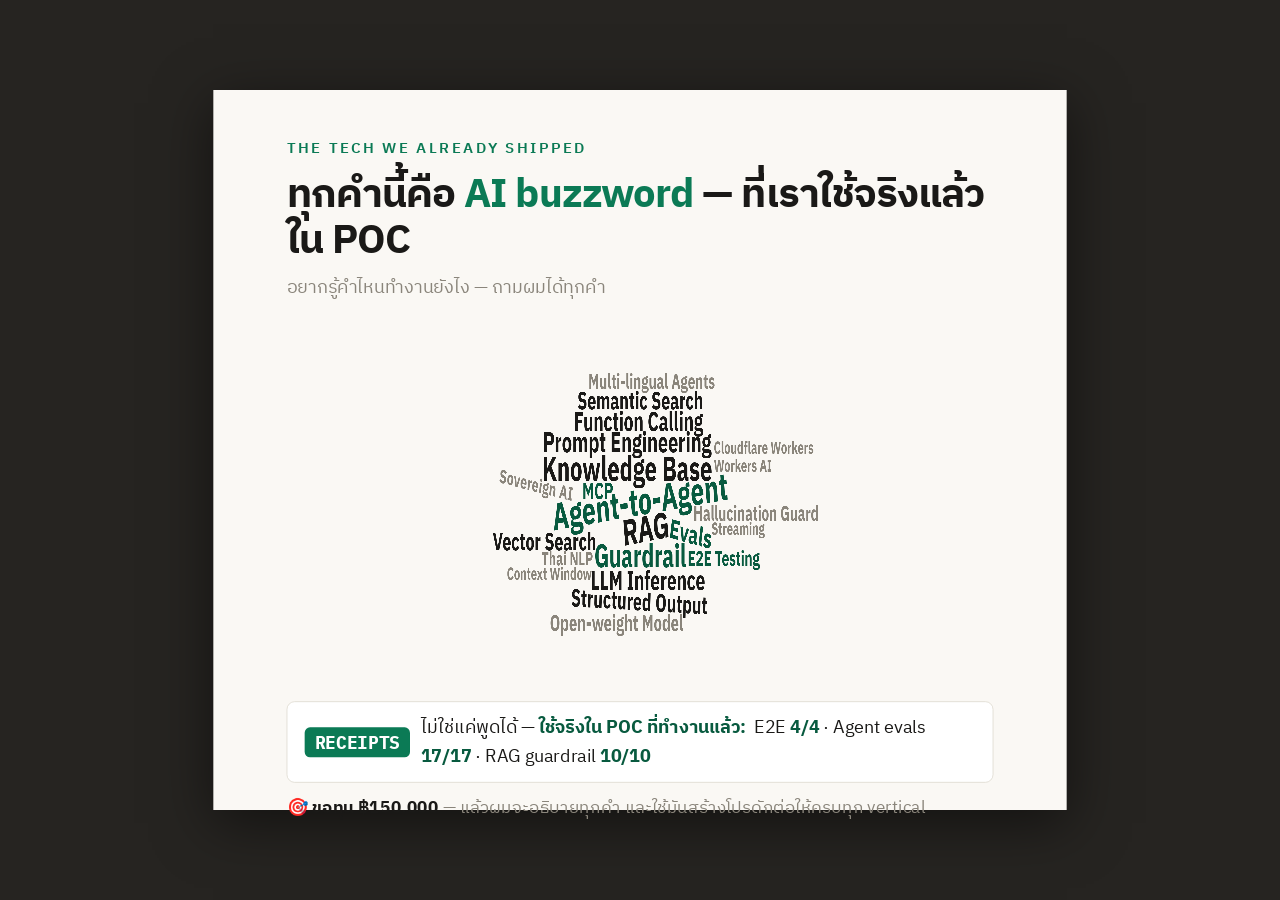
<file: deck-watcation-tagcloud.html>
<!DOCTYPE html>
<html lang="th">
<head>
<meta charset="UTF-8">
<title>AI Buzzwords — Watcation Pitch</title>
<link rel="preconnect" href="https://fonts.googleapis.com">
<link href="https://fonts.googleapis.com/css2?family=IBM+Plex+Sans+Thai:wght@400;500;600;700&family=IBM+Plex+Mono:wght@500&display=swap" rel="stylesheet">
<style>
  :root{--paper:#FAF8F4;--ink:#1A1917;--muted:#8A857B;--line:#D8D3C8;--accent:#0B7A55;--accent-ink:#085A3F}
  *{margin:0;box-sizing:border-box}
  html,body{height:100%;background:#262421;overflow:hidden;font-family:'IBM Plex Sans Thai',sans-serif}
  #stage{position:fixed;inset:0;display:flex;align-items:center;justify-content:center}
  #deck{width:1920px;height:1080px;background:var(--paper);position:relative;transform-origin:center;box-shadow:0 20px 80px rgba(0,0,0,.5);display:flex;flex-direction:column}
  .head{padding:70px 110px 0}
  .kicker{font-size:22px;font-weight:600;letter-spacing:.18em;text-transform:uppercase;color:var(--accent);margin-bottom:16px}
  h1{font-size:60px;font-weight:700;letter-spacing:-.02em;line-height:1.15;color:var(--ink)}
  h1 em{font-style:normal;color:var(--accent)}
  .sub{margin-top:14px;font-size:27px;color:var(--muted)}
  .cloudbox{flex:1;margin:8px 90px 0;display:flex;justify-content:center}
  canvas{max-width:100%;max-height:100%}
  .foot{padding:0 110px 58px}
  .receipt{font-size:27px;color:var(--ink);background:#fff;border:1px solid var(--line);border-radius:12px;padding:16px 26px;display:flex;align-items:center;gap:16px}
  .receipt .badge{font-family:'IBM Plex Mono',monospace;background:var(--accent);color:#fff;border-radius:8px;padding:5px 15px;font-weight:700;white-space:nowrap}
  .receipt b{color:var(--accent-ink)}
  .ask{margin-top:16px;font-size:26px;color:var(--muted)}
  .ask b{color:var(--ink)}
</style>
</head>
<body>
<div id="stage"><div id="deck">
  <div class="head">
    <div class="kicker">THE TECH WE ALREADY SHIPPED</div>
    <h1>ทุกคำนี้คือ <em>AI buzzword</em> — ที่เราใช้จริงแล้วใน POC</h1>
    <div class="sub">อยากรู้คำไหนทำงานยังไง — ถามผมได้ทุกคำ</div>
  </div>
  <div class="cloudbox"><canvas id="cloud" width="3480" height="1180" style="width:1740px;height:590px"></canvas></div>
  <div class="foot">
    <div class="receipt">
      <span class="badge">RECEIPTS</span>
      <span>ไม่ใช่แค่พูดได้ — <b>ใช้จริงใน POC ที่ทำงานแล้ว:</b>&nbsp; E2E <b>4/4</b> · Agent evals <b>17/17</b> · RAG guardrail <b>10/10</b></span>
    </div>
    <div class="ask">🎯 <b>ขอทุน ฿150,000</b> — แล้วผมจะอธิบายทุกคำ และใช้มันสร้างโปรดักต่อให้ครบทุก vertical</div>
  </div>
</div></div>
<script>"use strict";window.setImmediate||(window.setImmediate=window.msSetImmediate||window.webkitSetImmediate||window.mozSetImmediate||window.oSetImmediate||function(){if(!window.postMessage||!window.addEventListener)return null;var a=[void 0],r="zero-timeout-message";return window.addEventListener("message",function(t){"string"==typeof t.data&&t.data.substr(0,r.length)===r&&(t.stopImmediatePropagation(),t=parseInt(t.data.substr(r.length),36),a[t]&&(a[t](),a[t]=void 0))},!0),window.clearImmediate=function(t){a[t]&&(a[t]=void 0)},function(t){var e=a.length;return a.push(t),window.postMessage(r+e.toString(36),"*"),e}}()||function(t){window.setTimeout(t,0)}),window.clearImmediate||(window.clearImmediate=window.msClearImmediate||window.webkitClearImmediate||window.mozClearImmediate||window.oClearImmediate||function(t){window.clearTimeout(t)}),function(t){function e(I,t){if(d){var u=Math.floor(Math.random()*Date.now());(I=!Array.isArray(I)?[I]:I).forEach(function(t,e){if("string"==typeof t){if(I[e]=document.getElementById(t),!I[e])throw new Error("The element id specified is not found.")}else if(!t.tagName&&!t.appendChild)throw new Error("You must pass valid HTML elements, or ID of the element.")});var e,k={list:[],fontFamily:'"Trebuchet MS", "Heiti TC", "微軟正黑體", "Arial Unicode MS", "Droid Fallback Sans", sans-serif',fontWeight:"normal",color:"random-dark",minSize:0,weightFactor:1,clearCanvas:!0,backgroundColor:"#fff",gridSize:8,drawOutOfBound:!1,shrinkToFit:!1,origin:null,drawMask:!1,maskColor:"rgba(255,0,0,0.3)",maskGapWidth:.3,wait:0,abortThreshold:0,abort:function(){},minRotation:-Math.PI/2,maxRotation:Math.PI/2,rotationSteps:0,shuffle:!0,rotateRatio:.1,shape:"circle",ellipticity:.65,classes:null,hover:null,click:null};if(t)for(var a in t)a in k&&(k[a]=t[a]);if("function"!=typeof k.weightFactor&&(e=k.weightFactor,k.weightFactor=function(t){return t*e}),"function"!=typeof k.shape)switch(k.shape){case"circle":default:k.shape="circle";break;case"cardioid":k.shape=function(t){return 1-Math.sin(t)};break;case"diamond":k.shape=function(t){t%=2*Math.PI/4;return 1/(Math.cos(t)+Math.sin(t))};break;case"square":k.shape=function(t){return Math.min(1/Math.abs(Math.cos(t)),1/Math.abs(Math.sin(t)))};break;case"triangle-forward":k.shape=function(t){t%=2*Math.PI/3;return 1/(Math.cos(t)+Math.sqrt(3)*Math.sin(t))};break;case"triangle":case"triangle-upright":k.shape=function(t){t=(t+3*Math.PI/2)%(2*Math.PI/3);return 1/(Math.cos(t)+Math.sqrt(3)*Math.sin(t))};break;case"pentagon":k.shape=function(t){t=(t+.955)%(2*Math.PI/5);return 1/(Math.cos(t)+.726543*Math.sin(t))};break;case"star":k.shape=function(t){var e=(t+.955)%(2*Math.PI/10);return 0<=(t+.955)%(2*Math.PI/5)-2*Math.PI/10?1/(Math.cos(2*Math.PI/10-e)+3.07768*Math.sin(2*Math.PI/10-e)):1/(Math.cos(e)+3.07768*Math.sin(e))}}k.gridSize=Math.max(Math.floor(k.gridSize),4);var C,S,E,m,F,w,P,R,O=k.gridSize,g=O-k.maskGapWidth,i=Math.abs(k.maxRotation-k.minRotation),o=Math.abs(Math.floor(k.rotationSteps)),s=Math.min(k.maxRotation,k.minRotation);switch(k.color){case"random-dark":P=function(){return n(10,50)};break;case"random-light":P=function(){return n(50,90)};break;default:"function"==typeof k.color&&(P=k.color)}"function"==typeof k.fontWeight&&(R=k.fontWeight);var A=null;"function"==typeof k.classes&&(A=k.classes);var v,M=!1,p=[],r=function(t){var e=t.currentTarget,a=e.getBoundingClientRect(),t=t.touches?(r=t.touches[0].clientX,t.touches[0].clientY):(r=t.clientX,t.clientY),r=r-a.left,t=t-a.top,r=Math.floor(r*(e.width/a.width||1)/O),a=Math.floor(t*(e.height/a.height||1)/O);return p[r][a]},x=function(t){var e=r(t);v!==e&&((v=e)?k.hover(e.item,e.dimension,t):k.hover(void 0,void 0,t))},b=function(t){var e=r(t);e&&(k.click(e.item,e.dimension,t),t.preventDefault())},l=[],z=function(){return 0<k.abortThreshold&&(new Date).getTime()-w>k.abortThreshold},W=function(t,e,a,r,i,o){var n,s,l=i.occupied,d=k.drawMask;d&&((n=I[0].getContext("2d")).save(),n.fillStyle=k.maskColor),M&&(s={x:(t+(i=i.bounds)[3])*O,y:(e+i[0])*O,w:(i[1]-i[3]+1)*O,h:(i[2]-i[0]+1)*O});for(var f,c,h,u=l.length;u--;){var m=t+l[u][0],w=e+l[u][1];S<=m||E<=w||m<0||w<0||(f=w,c=d,h=s,w=o,S<=(m=m)||E<=f||m<0||f<0||(C[m][f]=!1,c&&I[0].getContext("2d").fillRect(m*O,f*O,g,g),M&&(p[m][f]={item:w,dimension:h})))}d&&n.restore()},T=function t(n){var v,M,p;Array.isArray(n)?(v=n[0],M=n[1]):(v=n.word,M=n.weight,p=n.attributes);var x=0===k.rotateRatio||Math.random()>k.rotateRatio?0:0===i?s:0<o?s+Math.floor(Math.random()*o)*i/(o-1):s+Math.random()*i,b=function(t){if(Array.isArray(t)){t=t.slice();return t.splice(0,2),t}return[]}(n),T=function(t,e,a,r){var i=k.weightFactor(e);if(i<=k.minSize)return!1;var o=1;i<L&&(o=function(){for(var t=2;t*i<L;)t+=2;return t}());var n=R?R(t,e,i,r):k.fontWeight,s=document.createElement("canvas"),l=s.getContext("2d",{willReadFrequently:!0});l.font=n+" "+(i*o).toString(10)+"px "+k.fontFamily;var d=l.measureText(t).width/o,f=Math.max(i*o,l.measureText("m").width,l.measureText("Ｗ").width)/o,c=d+2*f,h=3*f,e=Math.ceil(c/O),r=Math.ceil(h/O),c=e*O,h=r*O,e=-d/2,r=.4*-f,u=Math.ceil((c*Math.abs(Math.sin(a))+h*Math.abs(Math.cos(a)))/O),c=Math.ceil((c*Math.abs(Math.cos(a))+h*Math.abs(Math.sin(a)))/O),m=c*O,h=u*O;s.setAttribute("width",m),s.setAttribute("height",h),l.scale(1/o,1/o),l.translate(m*o/2,h*o/2),l.rotate(-a),l.font=n+" "+(i*o).toString(10)+"px "+k.fontFamily,l.fillStyle="#000",l.textBaseline="middle",l.fillText(t,e*o,(r+.5*i)*o);var w=l.getImageData(0,0,m,h).data;if(z())return!1;for(var g,v,M,p=[],x=c,b=[u/2,c/2,u/2,c/2];x--;)for(g=u;g--;){M=O;t:for(;M--;)for(v=O;v--;)if(w[4*((g*O+M)*m+(x*O+v))+3]){p.push([x,g]),x<b[3]&&(b[3]=x),x>b[1]&&(b[1]=x),g<b[0]&&(b[0]=g),g>b[2]&&(b[2]=g);break t}0}return{mu:o,occupied:p,bounds:b,gw:c,gh:u,fillTextOffsetX:e,fillTextOffsetY:r,fillTextWidth:d,fillTextHeight:f,fontSize:i}}(v,M,x,b);if(!T)return!1;if(z())return!1;if(!k.drawOutOfBound&&!k.shrinkToFit){var e=T.bounds;if(e[1]-e[3]+1>S||e[2]-e[0]+1>E)return!1}for(var y=F+1,a=function(t){var s,l,d,f,e,a,r,c,h,u,m,w,g,i=Math.floor(t[0]-T.gw/2),o=Math.floor(t[1]-T.gh/2);T.gw,T.gh;return!!function(t,e,a){for(var r=a.length;r--;){var i=t+a[r][0],o=e+a[r][1];if(S<=i||E<=o||i<0||o<0){if(!k.drawOutOfBound)return!1}else if(!C[i][o])return!1}return!0}(i,o,T.occupied)&&(s=i,l=o,d=T,f=v,e=M,a=F-y,r=t[2],c=x,h=p,t=b,u=d.fontSize,m=P?P(f,e,u,a,r,t):k.color,w=R?R(f,e,u,t):k.fontWeight,g=A?A(f,e,u,t):k.classes,I.forEach(function(t){if(t.getContext){var e=t.getContext("2d"),a=d.mu;e.save(),e.scale(1/a,1/a),e.font=w+" "+(u*a).toString(10)+"px "+k.fontFamily,e.fillStyle=m,e.translate((s+d.gw/2)*O*a,(l+d.gh/2)*O*a),0!==c&&e.rotate(-c),e.textBaseline="middle",e.fillText(f,d.fillTextOffsetX*a,(d.fillTextOffsetY+.5*u)*a),e.restore()}else{var r=document.createElement("span"),e="",e="rotate("+-c/Math.PI*180+"deg) ";1!==d.mu&&(e+="translateX(-"+d.fillTextWidth/4+"px) scale("+1/d.mu+")");var i,o={position:"absolute",display:"block",font:w+" "+u*d.mu+"px "+k.fontFamily,left:(s+d.gw/2)*O+d.fillTextOffsetX+"px",top:(l+d.gh/2)*O+d.fillTextOffsetY+"px",width:d.fillTextWidth+"px",height:d.fillTextHeight+"px",lineHeight:u+"px",whiteSpace:"nowrap",transform:e,webkitTransform:e,msTransform:e,transformOrigin:"50% 40%",webkitTransformOrigin:"50% 40%",msTransformOrigin:"50% 40%"};for(i in m&&(o.color=m),r.textContent=f,o)r.style[i]=o[i];if(h)for(var n in h)r.setAttribute(n,h[n]);g&&(r.className+=g),t.appendChild(r)}}),W(i,o,0,0,T,n),!0)};y--;){var r=function(t){if(l[t])return l[t];var e=8*t,a=e,r=[];for(0===t&&r.push([m[0],m[1],0]);a--;){var i=1;"circle"!==k.shape&&(i=k.shape(a/e*2*Math.PI)),r.push([m[0]+t*i*Math.cos(-a/e*2*Math.PI),m[1]+t*i*Math.sin(-a/e*2*Math.PI)*k.ellipticity,a/e*2*Math.PI])}return l[t]=r}(F-y);if(k.shuffle&&function(t){for(var e,a,r=t.length;r;)e=Math.floor(Math.random()*r),a=t[--r],t[r]=t[e],t[e]=a}(r=[].concat(r)),r.some(a))return!0}return!!k.shrinkToFit&&(Array.isArray(n)?n[1]=3*n[1]/4:n.weight=3*n.weight/4,t(n))},y=function(a,t,r){if(t)return!I.some(function(t){var e=new CustomEvent(a,{detail:r||{}});return!t.dispatchEvent(e)},this);I.forEach(function(t){var e=new CustomEvent(a,{detail:r||{}});t.dispatchEvent(e)},this)};!function(){var t,a,e=I[0];if(E=e.getContext?(S=Math.ceil(e.width/O),Math.ceil(e.height/O)):(r=e.getBoundingClientRect(),S=Math.ceil(r.width/O),Math.ceil(r.height/O)),y("wordcloudstart",!0)){if(m=k.origin?[k.origin[0]/O,k.origin[1]/O]:[S/2,E/2],F=Math.floor(Math.sqrt(S*S+E*E)),C=[],!e.getContext||k.clearCanvas)for(I.forEach(function(t){var e;t.getContext?((e=t.getContext("2d")).fillStyle=k.backgroundColor,e.clearRect(0,0,S*(O+1),E*(O+1)),e.fillRect(0,0,S*(O+1),E*(O+1))):(t.textContent="",t.style.backgroundColor=k.backgroundColor,t.style.position="relative")}),l=S;l--;)for(C[l]=[],t=E;t--;)C[l][t]=!0;else{var r=document.createElement("canvas").getContext("2d");r.fillStyle=k.backgroundColor,r.fillRect(0,0,1,1);for(var i,o,n=r.getImageData(0,0,1,1).data,s=e.getContext("2d").getImageData(0,0,S*O,E*O).data,l=S;l--;)for(C[l]=[],t=E;t--;){o=O;t:for(;o--;)for(i=O;i--;)for(d=4;d--;)if(s[4*((t*O+o)*S*O+(l*O+i))+d]!==n[d]){C[l][t]=!1;break t}!1!==C[l][t]&&(C[l][t]=!0)}s=r=n=void 0}if(k.hover||k.click){for(M=!0,l=S+1;l--;)p[l]=[];k.hover&&e.addEventListener("mousemove",x),k.click&&(e.addEventListener("click",b),e.style.webkitTapHighlightColor="rgba(0, 0, 0, 0)"),e.addEventListener("wordcloudstart",function t(){e.removeEventListener("wordcloudstart",t),e.removeEventListener("mousemove",x),e.removeEventListener("click",b),v=void 0})}var d=0,f=0!==k.wait?(a=window.setTimeout,window.clearTimeout):(a=window.setImmediate,window.clearImmediate),c=function(e,a){I.forEach(function(t){t.removeEventListener(e,a)},this)},h=function t(){c("wordcloudstart",t),f(D[u])};!function(e,a){I.forEach(function(t){t.addEventListener(e,a)},this)}("wordcloudstart",h),D[u]=a(function t(){if(d>=k.list.length)return f(D[u]),y("wordcloudstop",!1),c("wordcloudstart",h),void delete D[u];w=(new Date).getTime();var e=T(k.list[d]),e=!y("wordclouddrawn",!0,{item:k.list[d],drawn:e});if(z()||e)return f(D[u]),k.abort(),y("wordcloudabort",!1),y("wordcloudstop",!1),c("wordcloudstart",h),void delete D[u];d++,D[u]=a(t,k.wait)},k.wait)}}()}function n(t,e){return"hsl("+(360*Math.random()).toFixed()+","+(30*Math.random()+70).toFixed()+"%,"+(Math.random()*(e-t)+t).toFixed()+"%)"}}var d=function(){var t=document.createElement("canvas");if(!t||!t.getContext)return!1;t=t.getContext("2d");return!!t&&(!!t.getImageData&&(!!t.fillText&&(!!Array.prototype.some&&!!Array.prototype.push)))}(),L=function(){if(d){for(var t,e,a=document.createElement("canvas").getContext("2d"),r=20;r;){if(a.font=r.toString(10)+"px sans-serif",a.measureText("Ｗ").width===t&&a.measureText("m").width===e)return r+1;t=a.measureText("Ｗ").width,e=a.measureText("m").width,r--}return 0}}(),D={};e.isSupported=d,e.minFontSize=L,e.stop=function(){if(D)for(var t in D)window.clearImmediate(D[t])},"function"==typeof define&&define.amd?(t.WordCloud=e,define("wordcloud",[],function(){return e})):"undefined"!=typeof module&&module.exports?module.exports=e:t.WordCloud=e}(this);</script>
<script>
  // word list: [text, weight] — weight = ความลึกที่เราใช้จริงใน POC (10 = หัวใจของสไลด์)
  var WORDS = [
    ['Agent-to-Agent', 10, true],
    ['RAG', 9.5, false],
    ['Knowledge Base', 9, false],
    ['Guardrail', 8.5, true],
    ['Prompt Engineering', 7.5, false],
    ['LLM Inference', 7, false],
    ['Function Calling', 7, false],
    ['Evals', 7, true],
    ['Structured Output', 6.5, false],
    ['Semantic Search', 6.5, false],
    ['Vector Search', 6.5, false],
    ['MCP', 6, true],
    ['Open-weight Model', 6, false],
    ['Multi-lingual Agents', 5.5, false],
    ['Hallucination Guard', 5.5, false],
    ['E2E Testing', 5.5, true],
    ['Sovereign AI', 5, false],
    ['Thai NLP', 5, false],
    ['Context Window', 4.5, false],
    ['Streaming', 4.5, false],
    ['Workers AI', 4.5, false],
    ['Cloudflare Workers', 4.5, false]
  ];
  var list = WORDS.map(function(w){ return [w[0], w[1]]; });
  function colorFor(word, weight, fontSize){
    var w = WORDS.find(function(x){ return x[0] === word; });
    if (w && w[2]) return '#085A3F';            // green: หัวใจที่ ship จริง (จุดเด่น)
    if (weight >= 6.5) return '#1A1917';        // ink: supporting
    return '#8A857B';                            // muted: periphery
  }
  function render(){
    WordCloud(document.getElementById('cloud'), {
      list: list,
      weightFactor: function(w){ return w * 11.5; },
      fontFamily: "'IBM Plex Sans Thai', sans-serif",
      fontWeight: 700,
      color: colorFor,
      backgroundColor: 'rgba(250,248,244,0)',
      gridSize: 9,
      rotateRatio: 0.18,
      minRotation: -Math.PI/12,
      maxRotation: Math.PI/12,
      minSize: 24,
      clearCanvas: true,
      shuffle: { kind: 'random', seed: 42 }
    });
  }
  // รอ font โหลดก่อนวาด เพื่อความกว้างคำที่แม่น
  if (document.fonts && document.fonts.ready) {
    document.fonts.load("700 40px 'IBM Plex Sans Thai'").then(function(){ render(); });
  } else { render(); }
  function fit(){var s=Math.min(innerWidth/1920,innerHeight/1080);document.getElementById('deck').style.transform='scale('+s+')'}
  addEventListener('resize',fit);fit();
</script>
</body>
</html>
</file>
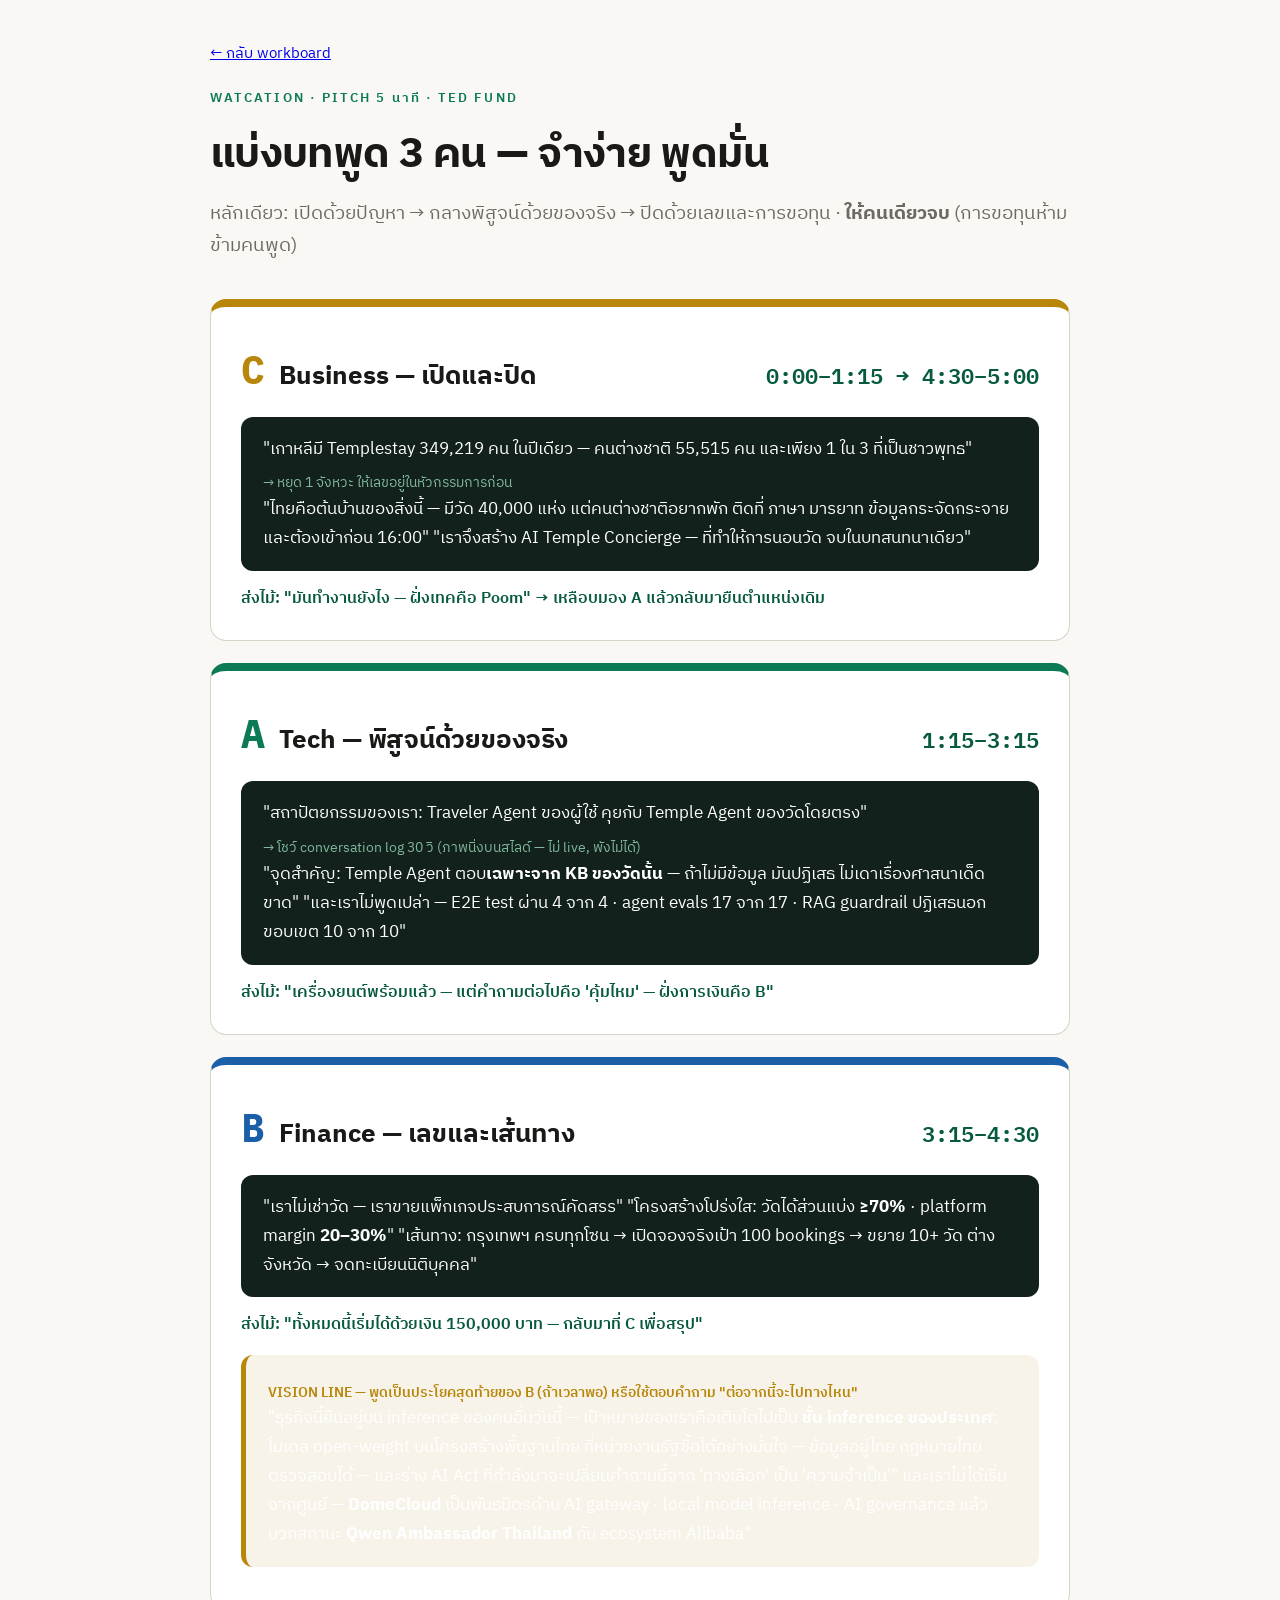
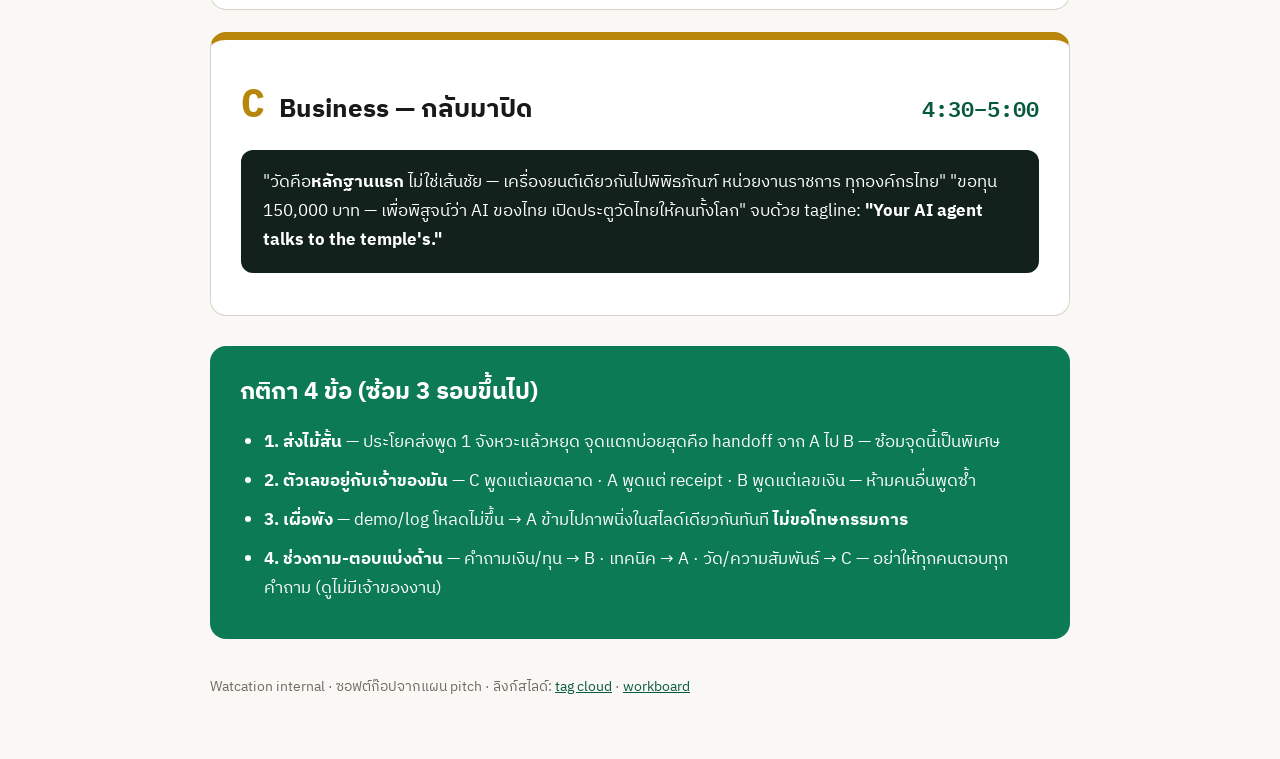
<file: pitch-roles.html>
<!DOCTYPE html>
<html lang="th">
<head>
<meta charset="UTF-8">
<meta name="viewport" content="width=device-width, initial-scale=1.0">
<title>Pitch 5 นาที — แบ่งบทพูด 3 คน</title>
<link rel="preconnect" href="https://fonts.googleapis.com">
<link href="https://fonts.googleapis.com/css2?family=IBM+Plex+Sans+Thai:wght@400;500;600;700&family=IBM+Plex+Mono&display=swap" rel="stylesheet">
<style>
:root{--paper:#FAF8F4;--ink:#1A1917;--muted:#6E6A63;--line:#D8D3C8;--accent:#0B7A55;--accent-ink:#085A3F;--gold:#B8860B}
*{box-sizing:border-box;margin:0;padding:0}
body{font-family:'IBM Plex Sans Thai',system-ui,sans-serif;background:var(--paper);color:var(--ink);line-height:1.7}
.wrap{max-width:900px;margin:0 auto;padding:40px 20px 60px}
.kicker{font-size:13px;font-weight:600;letter-spacing:.16em;text-transform:uppercase;color:var(--accent)}
h1{font-size:42px;letter-spacing:-.015em;margin:10px 0 8px}
.sub{font-size:19px;color:var(--muted);margin-bottom:36px}
.back{display:inline-block;margin-bottom:20px;font-size:15px}
.person{background:#fff;border:1px solid var(--line);border-radius:16px;padding:28px 30px;margin-bottom:22px;border-top-width:8px;border-top-style:solid}
.person.c{border-top-color:#B8860B}
.person.a{border-top-color:#0B7A55}
.person.b{border-top-color:#1A5FA8}
.who{display:flex;align-items:baseline;gap:14px;margin-bottom:12px}
.who .letter{font-family:'IBM Plex Mono',monospace;font-size:40px;font-weight:700}
.person.c .letter{color:#B8860B}.person.a .letter{color:#0B7A55}.person.b .letter{color:#1A5FA8}
.who h2{font-size:26px}
.who .time{margin-left:auto;font-family:'IBM Plex Mono',monospace;font-size:22px;font-weight:600;color:var(--accent-ink)}
.say{background:#12211B;color:#D7F0E3;border-radius:12px;padding:18px 22px;font-size:17px;margin:14px 0}
.say .th{color:#fff}.say .cue{color:#7FB89D;font-size:14px;display:block;margin-top:8px}
.handoff{font-size:16px;color:var(--accent-ink);font-weight:600}
ul{margin:10px 0 4px 24px}
li{margin-bottom:8px;font-size:16px}
b.n{color:var(--accent-ink)}
.rules{background:var(--accent);color:#fff;border-radius:16px;padding:26px 30px;margin-top:30px}
.rules h2{border:none;color:#fff;font-size:24px;margin-bottom:16px}
.rules li{margin-bottom:10px;font-size:17px}
footer{margin-top:36px;color:var(--muted);font-size:14px}
footer a{color:var(--accent-ink)}
</style>
</head>
<body>
<div class="wrap">
<div class="back"><a href="index.html">← กลับ workboard</a></div>
<div class="kicker">WATCATION · PITCH 5 นาที · TED FUND</div>
<h1>แบ่งบทพูด 3 คน — จำง่าย พูดมั่น</h1>
<p class="sub">หลักเดียว: เปิดด้วยปัญหา → กลางพิสูจน์ด้วยของจริง → ปิดด้วยเลขและการขอทุน · <b>ให้คนเดียวจบ</b> (การขอทุนห้ามข้ามคนพูด)</p>

<div class="person c">
  <div class="who"><span class="letter">C</span><h2>Business — เปิดและปิด</h2><span class="time">0:00–1:15 → 4:30–5:00</span></div>
  <div class="say">
    <span class="th">"เกาหลีมี Templestay 349,219 คน ในปีเดียว — คนต่างชาติ 55,515 คน และเพียง 1 ใน 3 ที่เป็นชาวพุทธ"</span>
    <span class="cue">→ หยุด 1 จังหวะ ให้เลขอยู่ในหัวกรรมการก่อน</span>
    <span class="th">"ไทยคือต้นบ้านของสิ่งนี้ — มีวัด 40,000 แห่ง แต่คนต่างชาติอยากพัก ติดที่ ภาษา มารยาท ข้อมูลกระจัดกระจาย และต้องเข้าก่อน 16:00"</span>
    <span class="th">"เราจึงสร้าง AI Temple Concierge — ที่ทำให้การนอนวัด จบในบทสนทนาเดียว"</span>
  </div>
  <div class="handoff">ส่งไม้: "มันทำงานยังไง — ฝั่งเทคคือ Poom" → เหลือบมอง A แล้วกลับมายืนตำแหน่งเดิม</div>
</div>

<div class="person a">
  <div class="who"><span class="letter">A</span><h2>Tech — พิสูจน์ด้วยของจริง</h2><span class="time">1:15–3:15</span></div>
  <div class="say">
    <span class="th">"สถาปัตยกรรมของเรา: Traveler Agent ของผู้ใช้ คุยกับ Temple Agent ของวัดโดยตรง"</span>
    <span class="cue">→ โชว์ conversation log 30 วิ (ภาพนิ่งบนสไลด์ — ไม่ live, พังไม่ได้)</span>
    <span class="th">"จุดสำคัญ: Temple Agent ตอบ<b>เฉพาะจาก KB ของวัดนั้น</b> — ถ้าไม่มีข้อมูล มันปฏิเสธ ไม่เดาเรื่องศาสนาเด็ดขาด"</span>
    <span class="th">"และเราไม่พูดเปล่า — E2E test ผ่าน 4 จาก 4 · agent evals 17 จาก 17 · RAG guardrail ปฏิเสธนอกขอบเขต 10 จาก 10"</span>
  </div>
  <div class="handoff">ส่งไม้: "เครื่องยนต์พร้อมแล้ว — แต่คำถามต่อไปคือ 'คุ้มไหม' — ฝั่งการเงินคือ B"</div>
</div>

<div class="person b">
  <div class="who"><span class="letter">B</span><h2>Finance — เลขและเส้นทาง</h2><span class="time">3:15–4:30</span></div>
  <div class="say">
    <span class="th">"เราไม่เช่าวัด — เราขายแพ็กเกจประสบการณ์คัดสรร"</span>
    <span class="th">"โครงสร้างโปร่งใส: วัดได้ส่วนแบ่ง <b>≥70%</b> · platform margin <b>20–30%</b>"</span>
    <span class="th">"เส้นทาง: กรุงเทพฯ ครบทุกโซน → เปิดจองจริงเป้า 100 bookings → ขยาย 10+ วัด ต่างจังหวัด → จดทะเบียนนิติบุคคล"</span>
  </div>
  <div class="handoff">ส่งไม้: "ทั้งหมดนี้เริ่มได้ด้วยเงิน 150,000 บาท — กลับมาที่ C เพื่อสรุป"</div>
  <div class="say" style="margin-top:16px;border-left:5px solid var(--gold);background:#F7F3E8;color:var(--ink)">
    <span class="cue" style="color:#B8860B;font-weight:600">VISION LINE — พูดเป็นประโยคสุดท้ายของ B (ถ้าเวลาพอ) หรือใช้ตอบคำถาม "ต่อจากนี้จะไปทางไหน"</span>
    <span class="th">"ธุรกิจนี้ยืนอยู่บน inference ของคนอื่นวันนี้ — เป้าหมายของเราคือเติบโตไปเป็น <b>ชั้น inference ของประเทศ</b>: โมเดล open-weight บนโครงสร้างพื้นฐานไทย ที่หน่วยงานรัฐซื้อได้อย่างมั่นใจ — ข้อมูลอยู่ไทย กฎหมายไทย ตรวจสอบได้ — และร่าง AI Act ที่กำลังมาจะเปลี่ยนคำถามนี้จาก 'ทางเลือก' เป็น 'ความจำเป็น'"</span>
    <span class="th">และเราไม่ได้เริ่มจากศูนย์ — <b>DomeCloud</b> เป็นพันธมิตรด้าน AI gateway · local model inference · AI governance แล้ว บวกสถานะ <b>Qwen Ambassador Thailand</b> กับ ecosystem Alibaba"</span>
  </div>
</div>

<div class="person c">
  <div class="who"><span class="letter">C</span><h2>Business — กลับมาปิด</h2><span class="time">4:30–5:00</span></div>
  <div class="say">
    <span class="th">"วัดคือ<b>หลักฐานแรก</b> ไม่ใช่เส้นชัย — เครื่องยนต์เดียวกันไปพิพิธภัณฑ์ หน่วยงานราชการ ทุกองค์กรไทย"</span>
    <span class="th">"ขอทุน 150,000 บาท — เพื่อพิสูจน์ว่า AI ของไทย เปิดประตูวัดไทยให้คนทั้งโลก"</span>
    <span class="th">จบด้วย tagline: <b>"Your AI agent talks to the temple's."</b></span>
  </div>
</div>

<div class="rules">
  <h2>กติกา 4 ข้อ (ซ้อม 3 รอบขึ้นไป)</h2>
  <ul>
    <li><b>1. ส่งไม้สั้น</b> — ประโยคส่งพูด 1 จังหวะแล้วหยุด จุดแตกบ่อยสุดคือ handoff จาก A ไป B — ซ้อมจุดนี้เป็นพิเศษ</li>
    <li><b>2. ตัวเลขอยู่กับเจ้าของมัน</b> — C พูดแต่เลขตลาด · A พูดแต่ receipt · B พูดแต่เลขเงิน — ห้ามคนอื่นพูดซ้ำ</li>
    <li><b>3. เผื่อพัง</b> — demo/log โหลดไม่ขึ้น → A ข้ามไปภาพนิ่งในสไลด์เดียวกันทันที <b>ไม่ขอโทษกรรมการ</b></li>
    <li><b>4. ช่วงถาม-ตอบแบ่งด้าน</b> — คำถามเงิน/ทุน → B · เทคนิค → A · วัด/ความสัมพันธ์ → C — อย่าให้ทุกคนตอบทุกคำถาม (ดูไม่มีเจ้าของงาน)</li>
  </ul>
</div>

<footer>Watcation internal · ซอฟต์ก๊อปจากแผน pitch · ลิงก์สไลด์: <a href="deck-watcation-tagcloud.html">tag cloud</a> · <a href="index.html">workboard</a></footer>
</div>
</body>
</html>
</file>
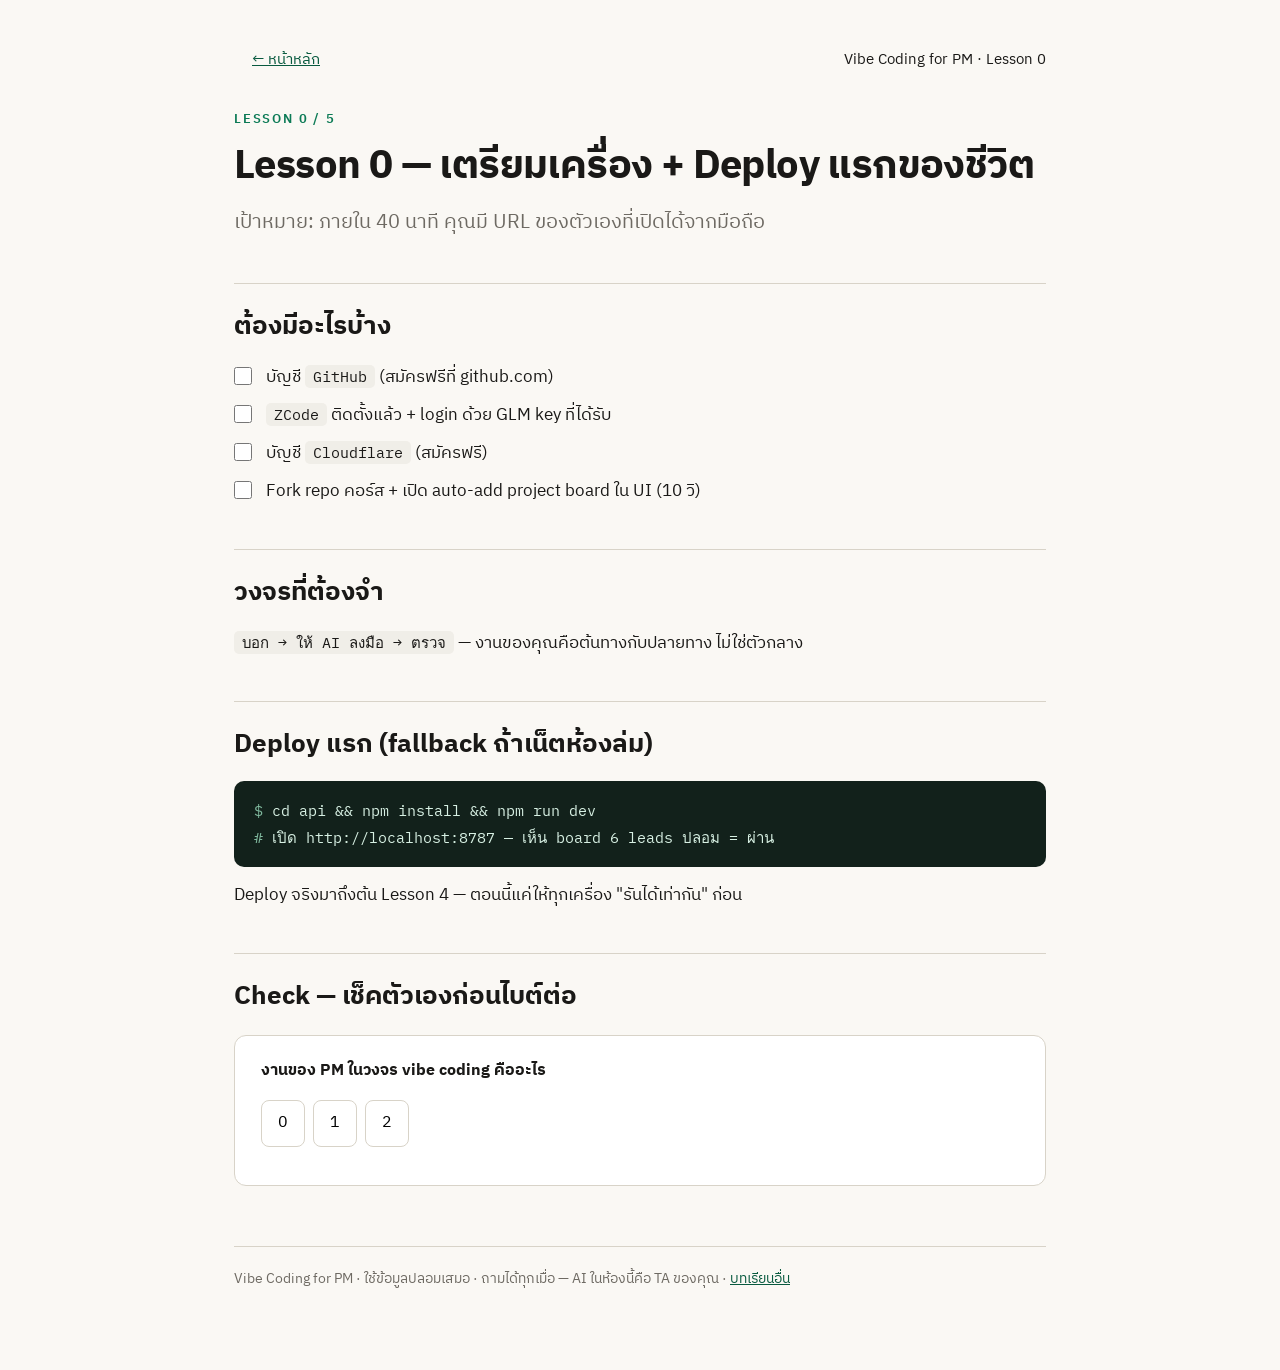
<file: lessons/lesson-0.html>
<!DOCTYPE html>
<html lang="th">
<head>
<meta charset="UTF-8">
<meta name="viewport" content="width=device-width, initial-scale=1.0">
<title>เตรียมเครื่อง + Deploy แรกของชีวิต — Vibe Coding for PM</title>
<link rel="preconnect" href="https://fonts.googleapis.com">
<link href="https://fonts.googleapis.com/css2?family=IBM+Plex+Sans+Thai:wght@400;500;600;700&family=IBM+Plex+Mono&display=swap" rel="stylesheet">
<link rel="stylesheet" href="assets/styles.css">
</head>
<body>
<div class="wrap">
<div class="topbar"><a href="index.html">← หน้าหลัก</a><span>Vibe Coding for PM · Lesson 0</span></div>
<div class="kicker">LESSON 0 / 5</div>

<h1>Lesson 0 — เตรียมเครื่อง + Deploy แรกของชีวิต</h1>
<p class="lead">เป้าหมาย: ภายใน 40 นาที คุณมี URL ของตัวเองที่เปิดได้จากมือถือ</p>

<h2>ต้องมีอะไรบ้าง</h2>
<ul class="check">
<li><input type="checkbox" data-key="l0-1"> บัญชี <span class="mono">GitHub</span> (สมัครฟรีที่ github.com)</li>
<li><input type="checkbox" data-key="l0-2"> <span class="mono">ZCode</span> ติดตั้งแล้ว + login ด้วย GLM key ที่ได้รับ</li>
<li><input type="checkbox" data-key="l0-3"> บัญชี <span class="mono">Cloudflare</span> (สมัครฟรี)</li>
<li><input type="checkbox" data-key="l0-4"> Fork repo คอร์ส + เปิด auto-add project board ใน UI (10 วิ)</li>
</ul>

<h2>วงจรที่ต้องจำ</h2>
<p><span class="mono">บอก → ให้ AI ลงมือ → ตรวจ</span> — งานของคุณคือต้นทางกับปลายทาง ไม่ใช่ตัวกลาง</p>

<h2>Deploy แรก (fallback ถ้าเน็ตห้องล่ม)</h2>
<div class="cmd"><span class="p">$</span> cd api && npm install && npm run dev<br><span class="p">#</span> เปิด http://localhost:8787 — เห็น board 6 leads ปลอม = ผ่าน</div>
<p>Deploy จริงมาถึงต้น Lesson 4 — ตอนนี้แค่ให้ทุกเครื่อง "รันได้เท่ากัน" ก่อน</p>

<h2>Check — เช็คตัวเองก่อนไบต์ต่อ</h2>
<div class="card"><strong>งานของ PM ในวงจร vibe coding คืออะไร</strong><div class="quiz" data-key="l0-q1"><div style="margin:12px 0"><button data-correct="0" data-good="ถูกต้อง — ต้นทาง (การ์ดชัด) กับปลายทาง (ตรวจรับ) คือของคุณ" data-bad="ยังไม่ใช่ — ย้อนไปอ่าน "วงจรที่ต้องจำ" อีกครั้ง">0</button><button data-correct="1" data-good="ถูกต้อง — ต้นทาง (การ์ดชัด) กับปลายทาง (ตรวจรับ) คือของคุณ" data-bad="ยังไม่ใช่ — ย้อนไปอ่าน "วงจรที่ต้องจำ" อีกครั้ง">1</button><button data-correct="0" data-good="ถูกต้อง — ต้นทาง (การ์ดชัด) กับปลายทาง (ตรวจรับ) คือของคุณ" data-bad="ยังไม่ใช่ — ย้อนไปอ่าน "วงจรที่ต้องจำ" อีกครั้ง">2</button></div><div class="feedback"></div></div></div>

<footer>Vibe Coding for PM · ใช้ข้อมูลปลอมเสมอ · ถามได้ทุกเมื่อ — AI ในห้องนี้คือ TA ของคุณ <span class="noprint">· <a href="index.html">บทเรียนอื่น</a></span></footer>
</div>
<script src="assets/app.js"></script>
</body>
</html>
</file>
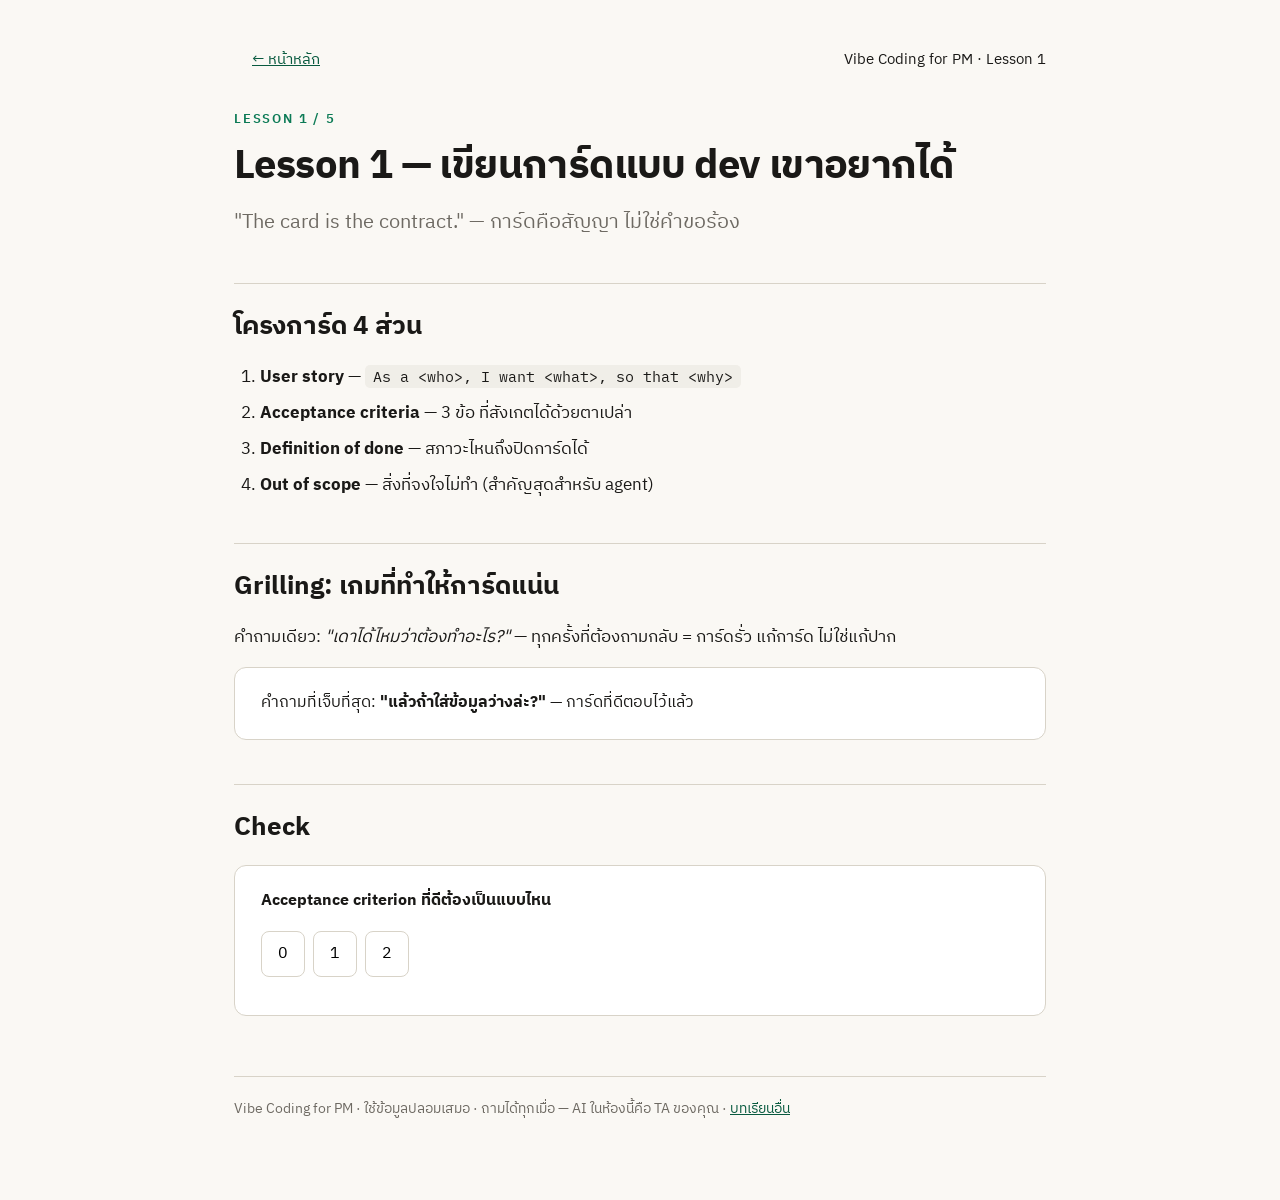
<file: lessons/lesson-1.html>
<!DOCTYPE html>
<html lang="th">
<head>
<meta charset="UTF-8">
<meta name="viewport" content="width=device-width, initial-scale=1.0">
<title>เขียนการ์ดแบบ dev เขาอยากได้ — Vibe Coding for PM</title>
<link rel="preconnect" href="https://fonts.googleapis.com">
<link href="https://fonts.googleapis.com/css2?family=IBM+Plex+Sans+Thai:wght@400;500;600;700&family=IBM+Plex+Mono&display=swap" rel="stylesheet">
<link rel="stylesheet" href="assets/styles.css">
</head>
<body>
<div class="wrap">
<div class="topbar"><a href="index.html">← หน้าหลัก</a><span>Vibe Coding for PM · Lesson 1</span></div>
<div class="kicker">LESSON 1 / 5</div>

<h1>Lesson 1 — เขียนการ์ดแบบ dev เขาอยากได้</h1>
<p class="lead">"The card is the contract." — การ์ดคือสัญญา ไม่ใช่คำขอร้อง</p>

<h2>โครงการ์ด 4 ส่วน</h2>
<ol>
<li><strong>User story</strong> — <span class="mono">As a &lt;who&gt;, I want &lt;what&gt;, so that &lt;why&gt;</span></li>
<li><strong>Acceptance criteria</strong> — 3 ข้อ ที่สังเกตได้ด้วยตาเปล่า</li>
<li><strong>Definition of done</strong> — สภาวะไหนถึงปิดการ์ดได้</li>
<li><strong>Out of scope</strong> — สิ่งที่จงใจไม่ทำ (สำคัญสุดสำหรับ agent)</li>
</ol>

<h2>Grilling: เกมที่ทำให้การ์ดแน่น</h2>
<p>คำถามเดียว: <em>"เดาได้ไหมว่าต้องทำอะไร?"</em> — ทุกครั้งที่ต้องถามกลับ = การ์ดรั่ว แก้การ์ด ไม่ใช่แก้ปาก</p>
<div class="card">คำถามที่เจ็บที่สุด: <strong>"แล้วถ้าใส่ข้อมูลว่างล่ะ?"</strong> — การ์ดที่ดีตอบไว้แล้ว</div>

<h2>Check</h2>
<div class="card"><strong>Acceptance criterion ที่ดีต้องเป็นแบบไหน</strong><div class="quiz" data-key="l1-q1"><div style="margin:12px 0"><button data-correct="0" data-good="ถูก — ต้องสังเกตได้ด้วย 5 ประสาท ไม่ใช่ความรู้สึก" data-bad="ไม่ใช่ — ถ้าต้องเดา แปลว่ายังเช็คไม่ได้">0</button><button data-correct="1" data-good="ถูก — ต้องสังเกตได้ด้วย 5 ประสาท ไม่ใช่ความรู้สึก" data-bad="ไม่ใช่ — ถ้าต้องเดา แปลว่ายังเช็คไม่ได้">1</button><button data-correct="0" data-good="ถูก — ต้องสังเกตได้ด้วย 5 ประสาท ไม่ใช่ความรู้สึก" data-bad="ไม่ใช่ — ถ้าต้องเดา แปลว่ายังเช็คไม่ได้">2</button></div><div class="feedback"></div></div></div>

<footer>Vibe Coding for PM · ใช้ข้อมูลปลอมเสมอ · ถามได้ทุกเมื่อ — AI ในห้องนี้คือ TA ของคุณ <span class="noprint">· <a href="index.html">บทเรียนอื่น</a></span></footer>
</div>
<script src="assets/app.js"></script>
</body>
</html>
</file>
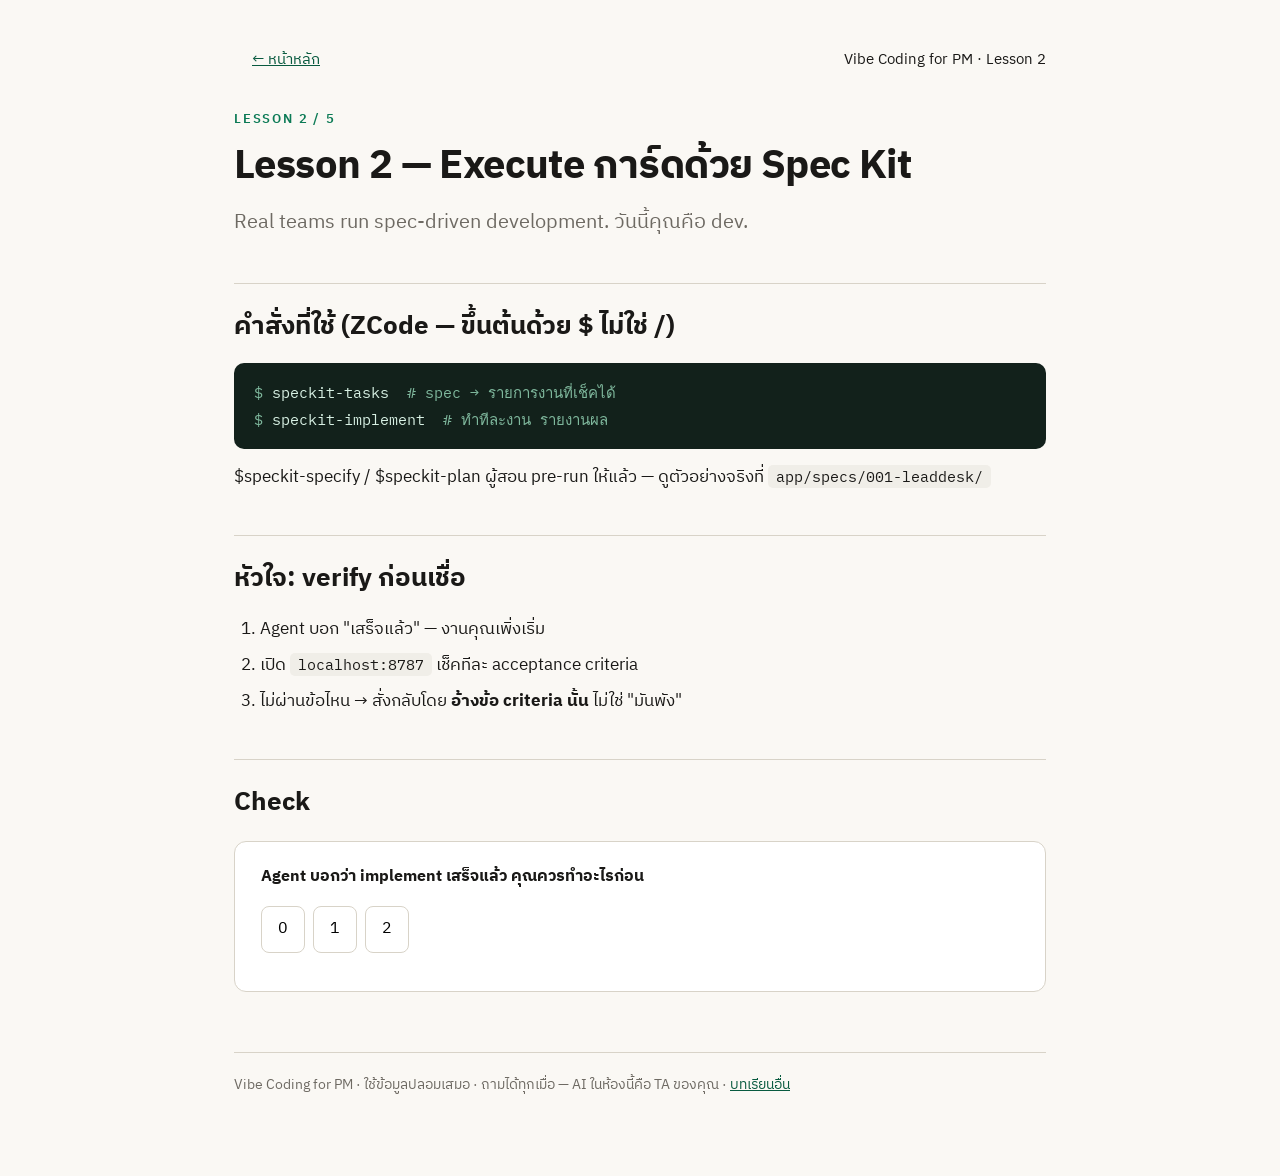
<file: lessons/lesson-2.html>
<!DOCTYPE html>
<html lang="th">
<head>
<meta charset="UTF-8">
<meta name="viewport" content="width=device-width, initial-scale=1.0">
<title>Execute การ์ดด้วย Spec Kit — Vibe Coding for PM</title>
<link rel="preconnect" href="https://fonts.googleapis.com">
<link href="https://fonts.googleapis.com/css2?family=IBM+Plex+Sans+Thai:wght@400;500;600;700&family=IBM+Plex+Mono&display=swap" rel="stylesheet">
<link rel="stylesheet" href="assets/styles.css">
</head>
<body>
<div class="wrap">
<div class="topbar"><a href="index.html">← หน้าหลัก</a><span>Vibe Coding for PM · Lesson 2</span></div>
<div class="kicker">LESSON 2 / 5</div>

<h1>Lesson 2 — Execute การ์ดด้วย Spec Kit</h1>
<p class="lead">Real teams run spec-driven development. วันนี้คุณคือ dev.</p>

<h2>คำสั่งที่ใช้ (ZCode — ขึ้นต้นด้วย $ ไม่ใช่ /)</h2>
<div class="cmd"><span class="p">$</span> speckit-tasks&nbsp;&nbsp;<span style="color:#7FB89D"># spec → รายการงานที่เช็คได้</span><br><span class="p">$</span> speckit-implement&nbsp;&nbsp;<span style="color:#7FB89D"># ทำทีละงาน รายงานผล</span></div>
<p>$speckit-specify / $speckit-plan ผู้สอน pre-run ให้แล้ว — ดูตัวอย่างจริงที่ <span class="mono">app/specs/001-leaddesk/</span></p>

<h2>หัวใจ: verify ก่อนเชื่อ</h2>
<ol>
<li>Agent บอก "เสร็จแล้ว" — งานคุณเพิ่งเริ่ม</li>
<li>เปิด <span class="mono">localhost:8787</span> เช็คทีละ acceptance criteria</li>
<li>ไม่ผ่านข้อไหน → สั่งกลับโดย <strong>อ้างข้อ criteria นั้น</strong> ไม่ใช่ "มันพัง"</li>
</ol>

<h2>Check</h2>
<div class="card"><strong>Agent บอกว่า implement เสร็จแล้ว คุณควรทำอะไรก่อน</strong><div class="quiz" data-key="l2-q1"><div style="margin:12px 0"><button data-correct="0" data-good="ถูก — หน้าจอของคุณคือ receipt ไม่ใช่คำพูด agent (และไม่ใช่โค้ด คุณไม่จำเป็นต้องอ่านทุกบรรทัดวันนี้)" data-bad="ผิด — "agent บอกว่าเสร็จ" ไม่ใช่ receipt">0</button><button data-correct="1" data-good="ถูก — หน้าจอของคุณคือ receipt ไม่ใช่คำพูด agent (และไม่ใช่โค้ด คุณไม่จำเป็นต้องอ่านทุกบรรทัดวันนี้)" data-bad="ผิด — "agent บอกว่าเสร็จ" ไม่ใช่ receipt">1</button><button data-correct="0" data-good="ถูก — หน้าจอของคุณคือ receipt ไม่ใช่คำพูด agent (และไม่ใช่โค้ด คุณไม่จำเป็นต้องอ่านทุกบรรทัดวันนี้)" data-bad="ผิด — "agent บอกว่าเสร็จ" ไม่ใช่ receipt">2</button></div><div class="feedback"></div></div></div>

<footer>Vibe Coding for PM · ใช้ข้อมูลปลอมเสมอ · ถามได้ทุกเมื่อ — AI ในห้องนี้คือ TA ของคุณ <span class="noprint">· <a href="index.html">บทเรียนอื่น</a></span></footer>
</div>
<script src="assets/app.js"></script>
</body>
</html>
</file>
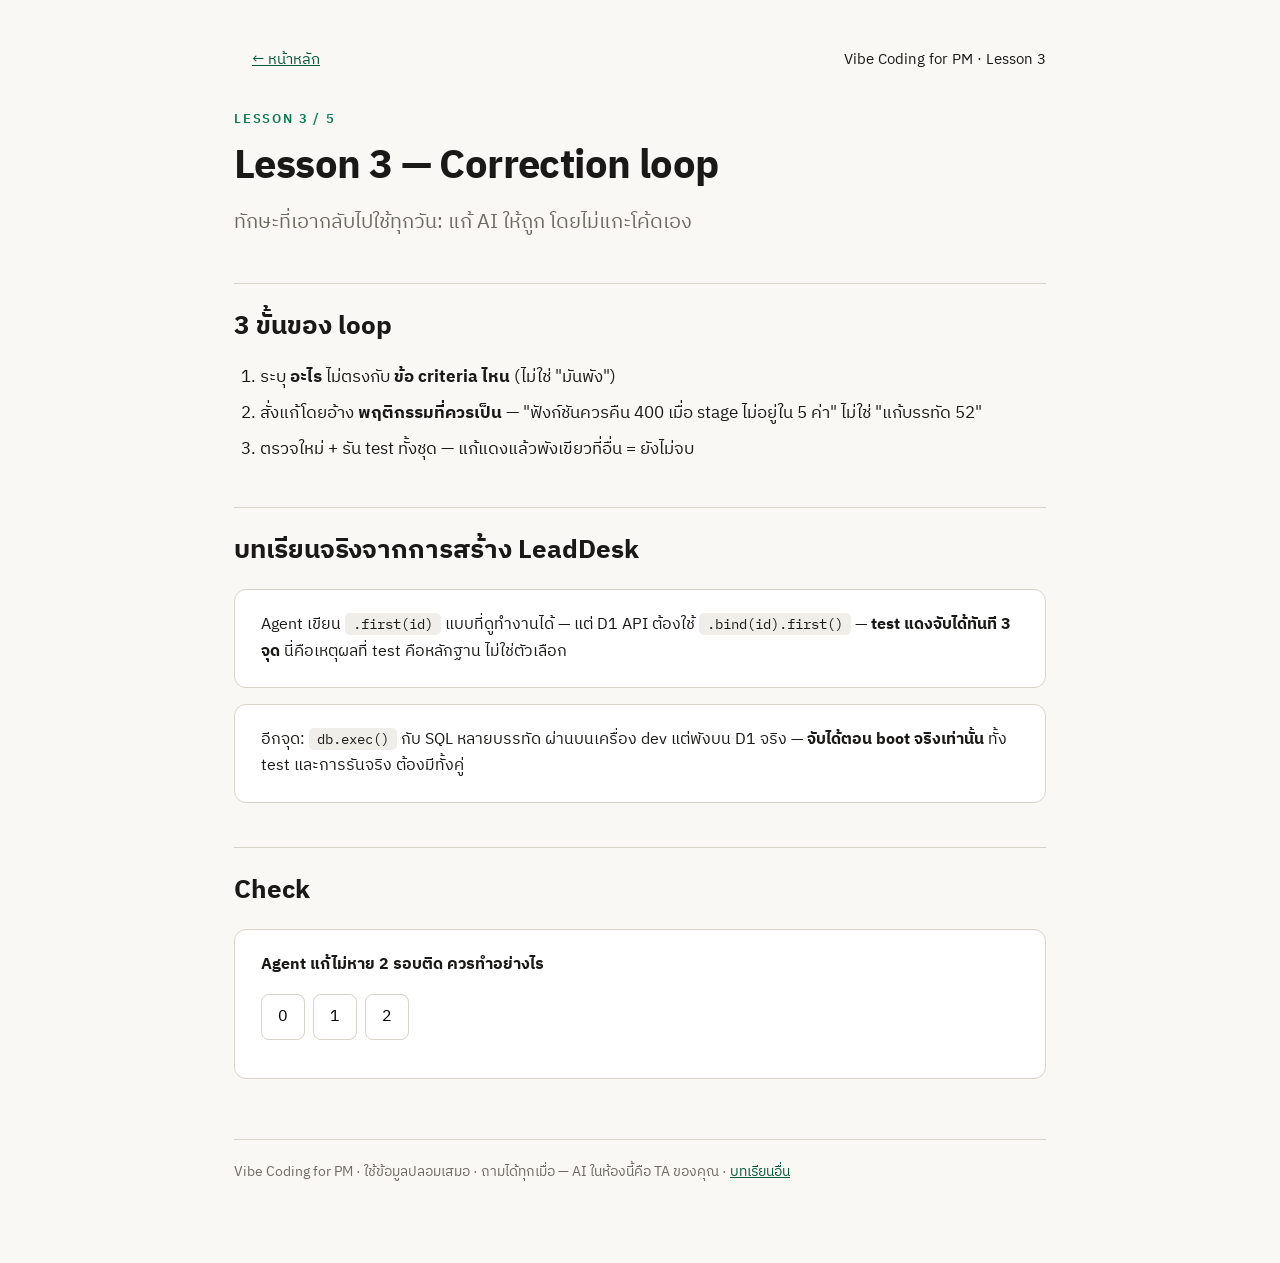
<file: lessons/lesson-3.html>
<!DOCTYPE html>
<html lang="th">
<head>
<meta charset="UTF-8">
<meta name="viewport" content="width=device-width, initial-scale=1.0">
<title>Correction loop — เมื่อ AI ทำผิด — Vibe Coding for PM</title>
<link rel="preconnect" href="https://fonts.googleapis.com">
<link href="https://fonts.googleapis.com/css2?family=IBM+Plex+Sans+Thai:wght@400;500;600;700&family=IBM+Plex+Mono&display=swap" rel="stylesheet">
<link rel="stylesheet" href="assets/styles.css">
</head>
<body>
<div class="wrap">
<div class="topbar"><a href="index.html">← หน้าหลัก</a><span>Vibe Coding for PM · Lesson 3</span></div>
<div class="kicker">LESSON 3 / 5</div>

<h1>Lesson 3 — Correction loop</h1>
<p class="lead">ทักษะที่เอากลับไปใช้ทุกวัน: แก้ AI ให้ถูก โดยไม่แกะโค้ดเอง</p>

<h2>3 ขั้นของ loop</h2>
<ol>
<li>ระบุ <strong>อะไร</strong> ไม่ตรงกับ <strong>ข้อ criteria ไหน</strong> (ไม่ใช่ "มันพัง")</li>
<li>สั่งแก้โดยอ้าง <strong>พฤติกรรมที่ควรเป็น</strong> — "ฟังก์ชันควรคืน 400 เมื่อ stage ไม่อยู่ใน 5 ค่า" ไม่ใช่ "แก้บรรทัด 52"</li>
<li>ตรวจใหม่ + รัน test ทั้งชุด — แก้แดงแล้วพังเขียวที่อื่น = ยังไม่จบ</li>
</ol>

<h2>บทเรียนจริงจากการสร้าง LeadDesk</h2>
<div class="card">Agent เขียน <span class="mono">.first(id)</span> แบบที่ดูทำงานได้ — แต่ D1 API ต้องใช้ <span class="mono">.bind(id).first()</span> — <strong>test แดงจับได้ทันที 3 จุด</strong> นี่คือเหตุผลที่ test คือหลักฐาน ไม่ใช่ตัวเลือก</div>
<div class="card">อีกจุด: <span class="mono">db.exec()</span> กับ SQL หลายบรรทัด ผ่านบนเครื่อง dev แต่พังบน D1 จริง — <strong>จับได้ตอน boot จริงเท่านั้น</strong> ทั้ง test และการรันจริง ต้องมีทั้งคู่</div>

<h2>Check</h2>
<div class="card"><strong>Agent แก้ไม่หาย 2 รอบติด ควรทำอย่างไร</strong><div class="quiz" data-key="l3-q1"><div style="margin:12px 0"><button data-correct="0" data-good="ถูก — ปัญหาส่วนใหญ่คือเข้าใจผิด ไม่ใช่พิมพ์ผิด" data-bad="ยังไงก็ผิดทั้งสามข้อยกเว้นข้อที่ 2 — วน loop ด้วยคำเดิมไม่ได้อะไร และการแกะโค้ดคือการยอมแพ้ต่อสิ่งที่ฝึกไว้">0</button><button data-correct="1" data-good="ถูก — ปัญหาส่วนใหญ่คือเข้าใจผิด ไม่ใช่พิมพ์ผิด" data-bad="ยังไงก็ผิดทั้งสามข้อยกเว้นข้อที่ 2 — วน loop ด้วยคำเดิมไม่ได้อะไร และการแกะโค้ดคือการยอมแพ้ต่อสิ่งที่ฝึกไว้">1</button><button data-correct="0" data-good="ถูก — ปัญหาส่วนใหญ่คือเข้าใจผิด ไม่ใช่พิมพ์ผิด" data-bad="ยังไงก็ผิดทั้งสามข้อยกเว้นข้อที่ 2 — วน loop ด้วยคำเดิมไม่ได้อะไร และการแกะโค้ดคือการยอมแพ้ต่อสิ่งที่ฝึกไว้">2</button></div><div class="feedback"></div></div></div>

<footer>Vibe Coding for PM · ใช้ข้อมูลปลอมเสมอ · ถามได้ทุกเมื่อ — AI ในห้องนี้คือ TA ของคุณ <span class="noprint">· <a href="index.html">บทเรียนอื่น</a></span></footer>
</div>
<script src="assets/app.js"></script>
</body>
</html>
</file>
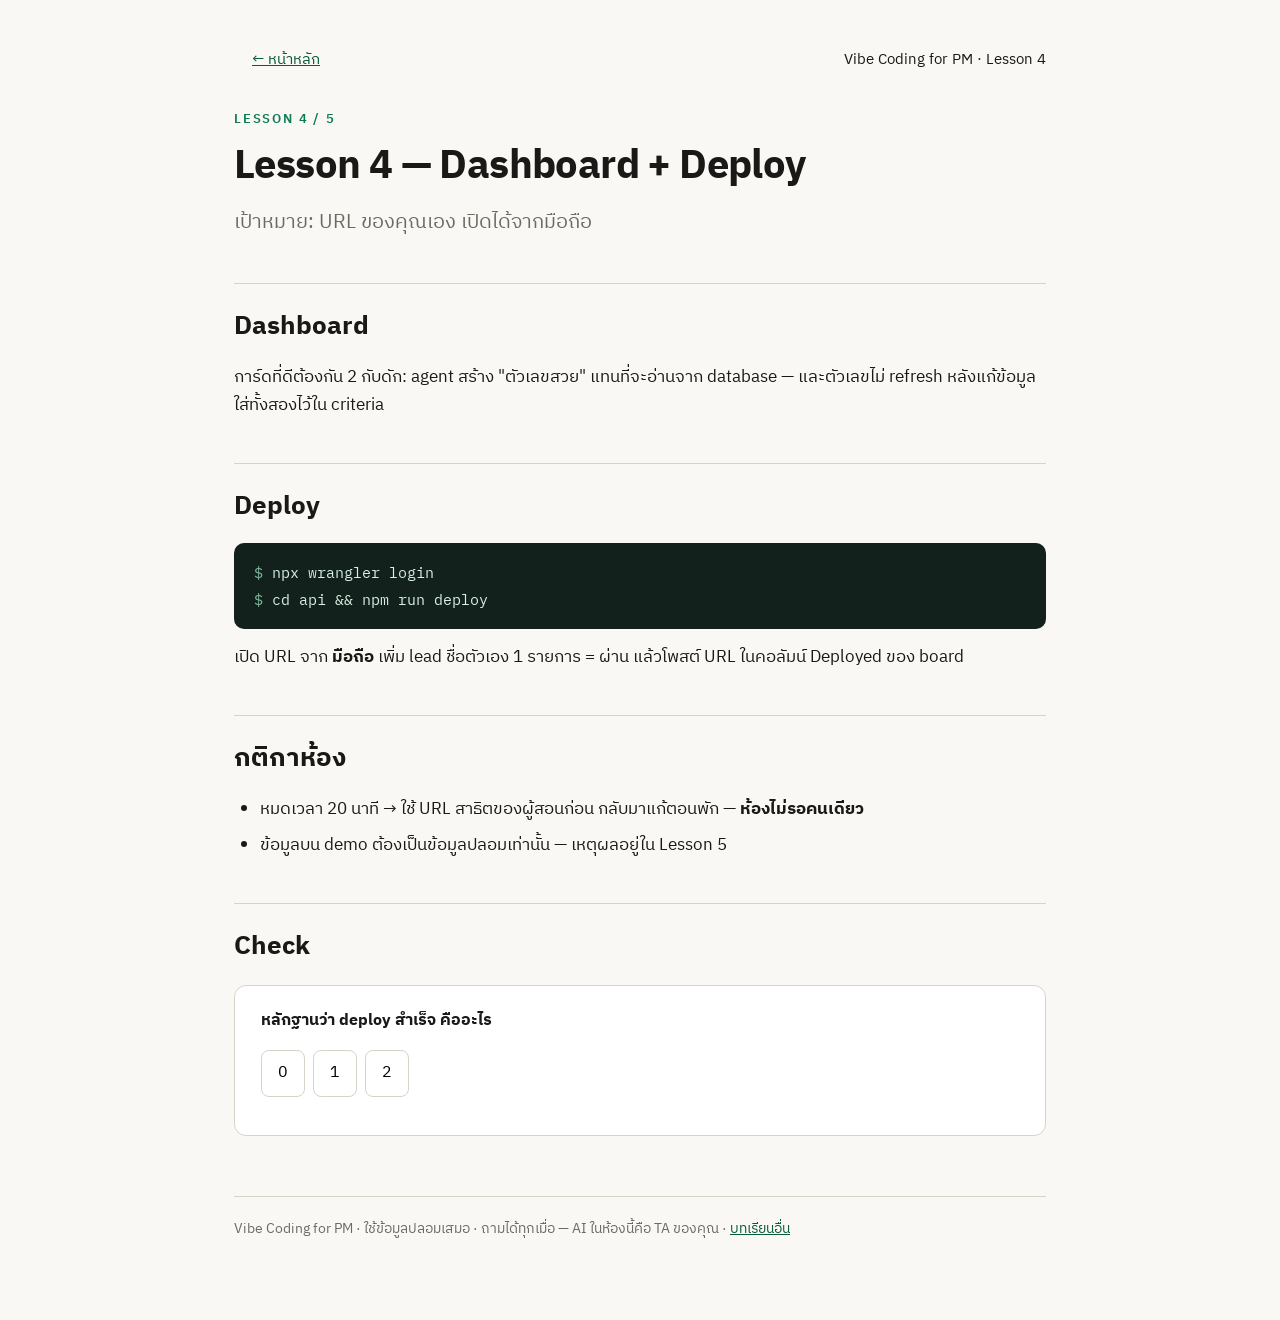
<file: lessons/lesson-4.html>
<!DOCTYPE html>
<html lang="th">
<head>
<meta charset="UTF-8">
<meta name="viewport" content="width=device-width, initial-scale=1.0">
<title>Dashboard + Deploy ขึ้น internet จริง — Vibe Coding for PM</title>
<link rel="preconnect" href="https://fonts.googleapis.com">
<link href="https://fonts.googleapis.com/css2?family=IBM+Plex+Sans+Thai:wght@400;500;600;700&family=IBM+Plex+Mono&display=swap" rel="stylesheet">
<link rel="stylesheet" href="assets/styles.css">
</head>
<body>
<div class="wrap">
<div class="topbar"><a href="index.html">← หน้าหลัก</a><span>Vibe Coding for PM · Lesson 4</span></div>
<div class="kicker">LESSON 4 / 5</div>

<h1>Lesson 4 — Dashboard + Deploy</h1>
<p class="lead">เป้าหมาย: URL ของคุณเอง เปิดได้จากมือถือ</p>

<h2>Dashboard</h2>
<p>การ์ดที่ดีต้องกัน 2 กับดัก: agent สร้าง "ตัวเลขสวย" แทนที่จะอ่านจาก database — และตัวเลขไม่ refresh หลังแก้ข้อมูล ใส่ทั้งสองไว้ใน criteria</p>

<h2>Deploy</h2>
<div class="cmd"><span class="p">$</span> npx wrangler login<br><span class="p">$</span> cd api && npm run deploy</div>
<p>เปิด URL จาก <strong>มือถือ</strong> เพิ่ม lead ชื่อตัวเอง 1 รายการ = ผ่าน แล้วโพสต์ URL ในคอลัมน์ Deployed ของ board</p>

<h2>กติกาห้อง</h2>
<ul>
<li>หมดเวลา 20 นาที → ใช้ URL สาธิตของผู้สอนก่อน กลับมาแก้ตอนพัก — <strong>ห้องไม่รอคนเดียว</strong></li>
<li>ข้อมูลบน demo ต้องเป็นข้อมูลปลอมเท่านั้น — เหตุผลอยู่ใน Lesson 5</li>
</ul>

<h2>Check</h2>
<div class="card"><strong>หลักฐานว่า deploy สำเร็จ คืออะไร</strong><div class="quiz" data-key="l4-q1"><div style="margin:12px 0"><button data-correct="0" data-good="ถูก — ตัวคุณเปิดจากอุปกรณ์อื่นและใช้งานได้ = receipt" data-bad="ใช่แล้วไหม? "เครื่องมือบอกสำเร็จ" ไม่ใช่ receipt — เหมือน "agent บอกว่าเสร็จ"">0</button><button data-correct="1" data-good="ถูก — ตัวคุณเปิดจากอุปกรณ์อื่นและใช้งานได้ = receipt" data-bad="ใช่แล้วไหม? "เครื่องมือบอกสำเร็จ" ไม่ใช่ receipt — เหมือน "agent บอกว่าเสร็จ"">1</button><button data-correct="0" data-good="ถูก — ตัวคุณเปิดจากอุปกรณ์อื่นและใช้งานได้ = receipt" data-bad="ใช่แล้วไหม? "เครื่องมือบอกสำเร็จ" ไม่ใช่ receipt — เหมือน "agent บอกว่าเสร็จ"">2</button></div><div class="feedback"></div></div></div>

<footer>Vibe Coding for PM · ใช้ข้อมูลปลอมเสมอ · ถามได้ทุกเมื่อ — AI ในห้องนี้คือ TA ของคุณ <span class="noprint">· <a href="index.html">บทเรียนอื่น</a></span></footer>
</div>
<script src="assets/app.js"></script>
</body>
</html>
</file>
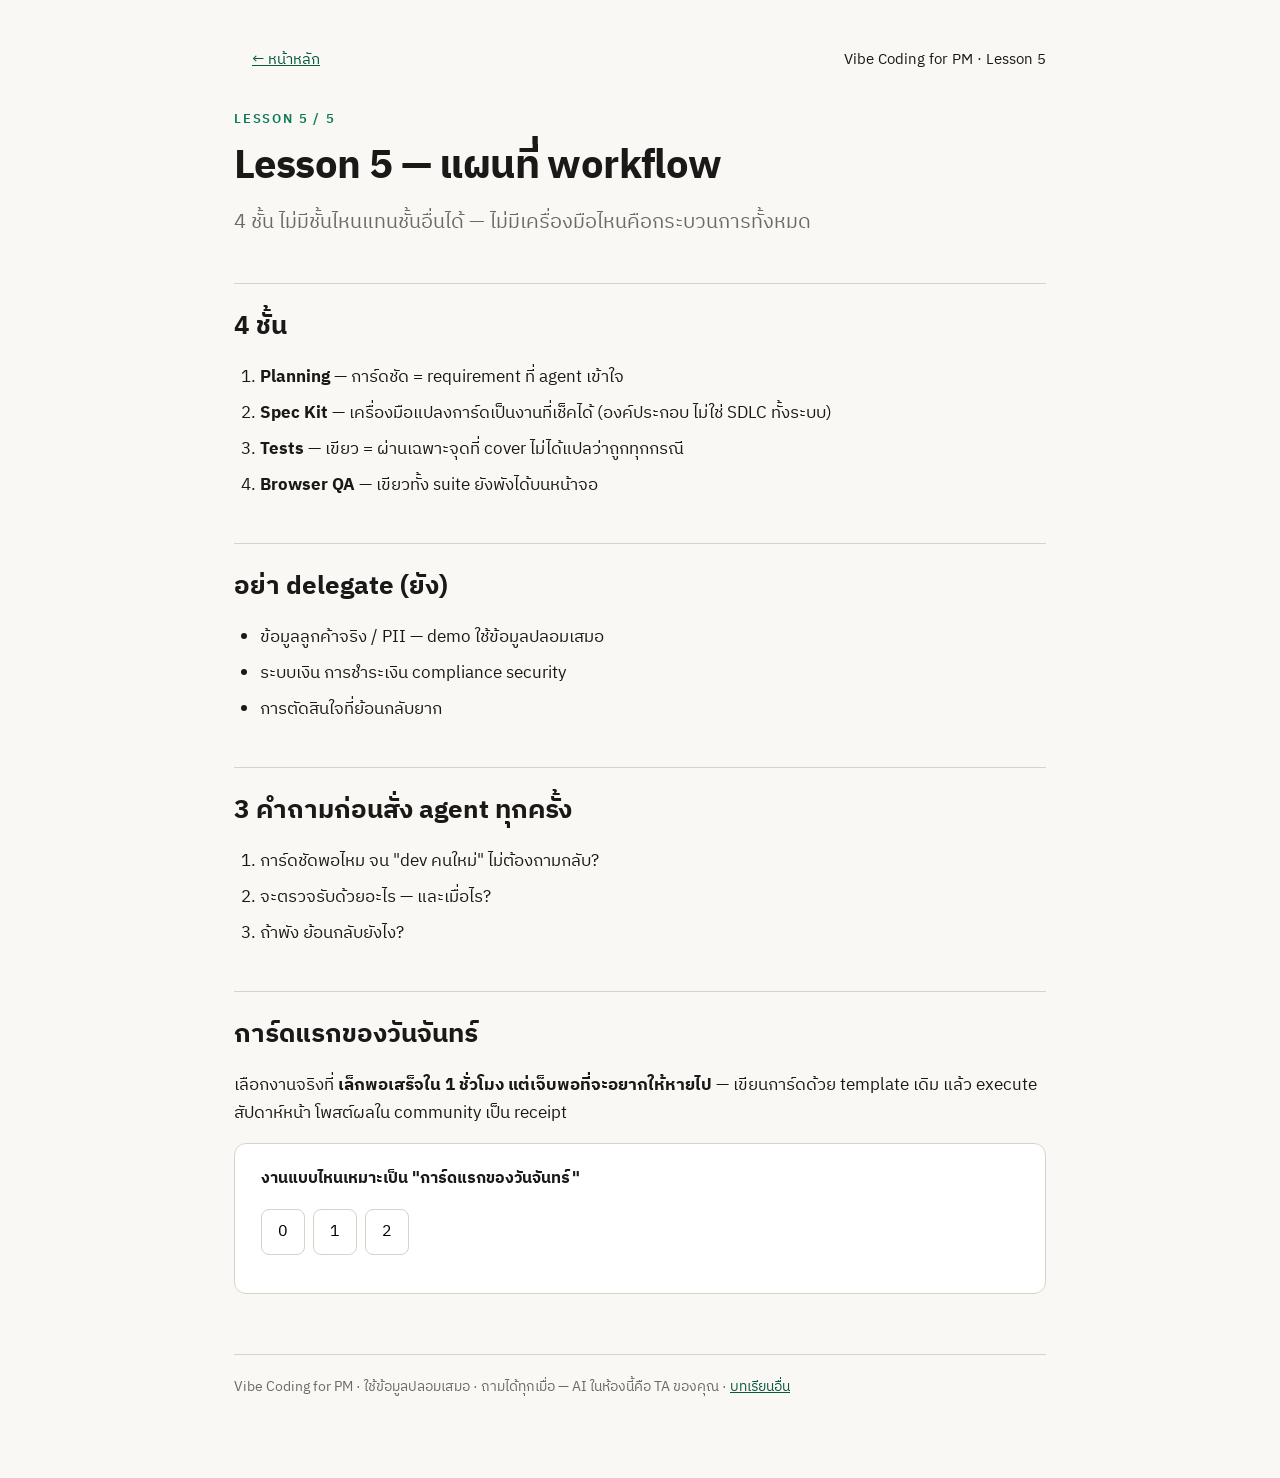
<file: lessons/lesson-5.html>
<!DOCTYPE html>
<html lang="th">
<head>
<meta charset="UTF-8">
<meta name="viewport" content="width=device-width, initial-scale=1.0">
<title>แผนที่ workflow + วันจันทร์ของคุณ — Vibe Coding for PM</title>
<link rel="preconnect" href="https://fonts.googleapis.com">
<link href="https://fonts.googleapis.com/css2?family=IBM+Plex+Sans+Thai:wght@400;500;600;700&family=IBM+Plex+Mono&display=swap" rel="stylesheet">
<link rel="stylesheet" href="assets/styles.css">
</head>
<body>
<div class="wrap">
<div class="topbar"><a href="index.html">← หน้าหลัก</a><span>Vibe Coding for PM · Lesson 5</span></div>
<div class="kicker">LESSON 5 / 5</div>

<h1>Lesson 5 — แผนที่ workflow</h1>
<p class="lead">4 ชั้น ไม่มีชั้นไหนแทนชั้นอื่นได้ — ไม่มีเครื่องมือไหนคือกระบวนการทั้งหมด</p>

<h2>4 ชั้น</h2>
<ol>
<li><strong>Planning</strong> — การ์ดชัด = requirement ที่ agent เข้าใจ</li>
<li><strong>Spec Kit</strong> — เครื่องมือแปลงการ์ดเป็นงานที่เช็คได้ (องค์ประกอบ ไม่ใช่ SDLC ทั้งระบบ)</li>
<li><strong>Tests</strong> — เขียว = ผ่านเฉพาะจุดที่ cover ไม่ได้แปลว่าถูกทุกกรณี</li>
<li><strong>Browser QA</strong> — เขียวทั้ง suite ยังพังได้บนหน้าจอ</li>
</ol>

<h2>อย่า delegate (ยัง)</h2>
<ul>
<li>ข้อมูลลูกค้าจริง / PII — demo ใช้ข้อมูลปลอมเสมอ</li>
<li>ระบบเงิน การชำระเงิน compliance security</li>
<li>การตัดสินใจที่ย้อนกลับยาก</li>
</ul>

<h2>3 คำถามก่อนสั่ง agent ทุกครั้ง</h2>
<ol>
<li>การ์ดชัดพอไหม จน "dev คนใหม่" ไม่ต้องถามกลับ?</li>
<li>จะตรวจรับด้วยอะไร — และเมื่อไร?</li>
<li>ถ้าพัง ย้อนกลับยังไง?</li>
</ol>

<h2>การ์ดแรกของวันจันทร์</h2>
<p>เลือกงานจริงที่ <strong>เล็กพอเสร็จใน 1 ชั่วโมง แต่เจ็บพอที่จะอยากให้หายไป</strong> — เขียนการ์ดด้วย template เดิม แล้ว execute สัปดาห์หน้า โพสต์ผลใน community เป็น receipt</p>

<div class="card"><strong>งานแบบไหนเหมาะเป็น "การ์ดแรกของวันจันทร์"</strong><div class="quiz" data-key="l5-q1"><div style="margin:12px 0"><button data-correct="0" data-good="ถูก — เล็กพอจะจบ เจ็บพอจะคุ้ม" data-bad="ยังไม่ใช่ — เริ่มจากเล็กที่จบได้จริง แล้วค่อยขยาย">0</button><button data-correct="1" data-good="ถูก — เล็กพอจะจบ เจ็บพอจะคุ้ม" data-bad="ยังไม่ใช่ — เริ่มจากเล็กที่จบได้จริง แล้วค่อยขยาย">1</button><button data-correct="0" data-good="ถูก — เล็กพอจะจบ เจ็บพอจะคุ้ม" data-bad="ยังไม่ใช่ — เริ่มจากเล็กที่จบได้จริง แล้วค่อยขยาย">2</button></div><div class="feedback"></div></div></div>

<footer>Vibe Coding for PM · ใช้ข้อมูลปลอมเสมอ · ถามได้ทุกเมื่อ — AI ในห้องนี้คือ TA ของคุณ <span class="noprint">· <a href="index.html">บทเรียนอื่น</a></span></footer>
</div>
<script src="assets/app.js"></script>
</body>
</html>
</file>
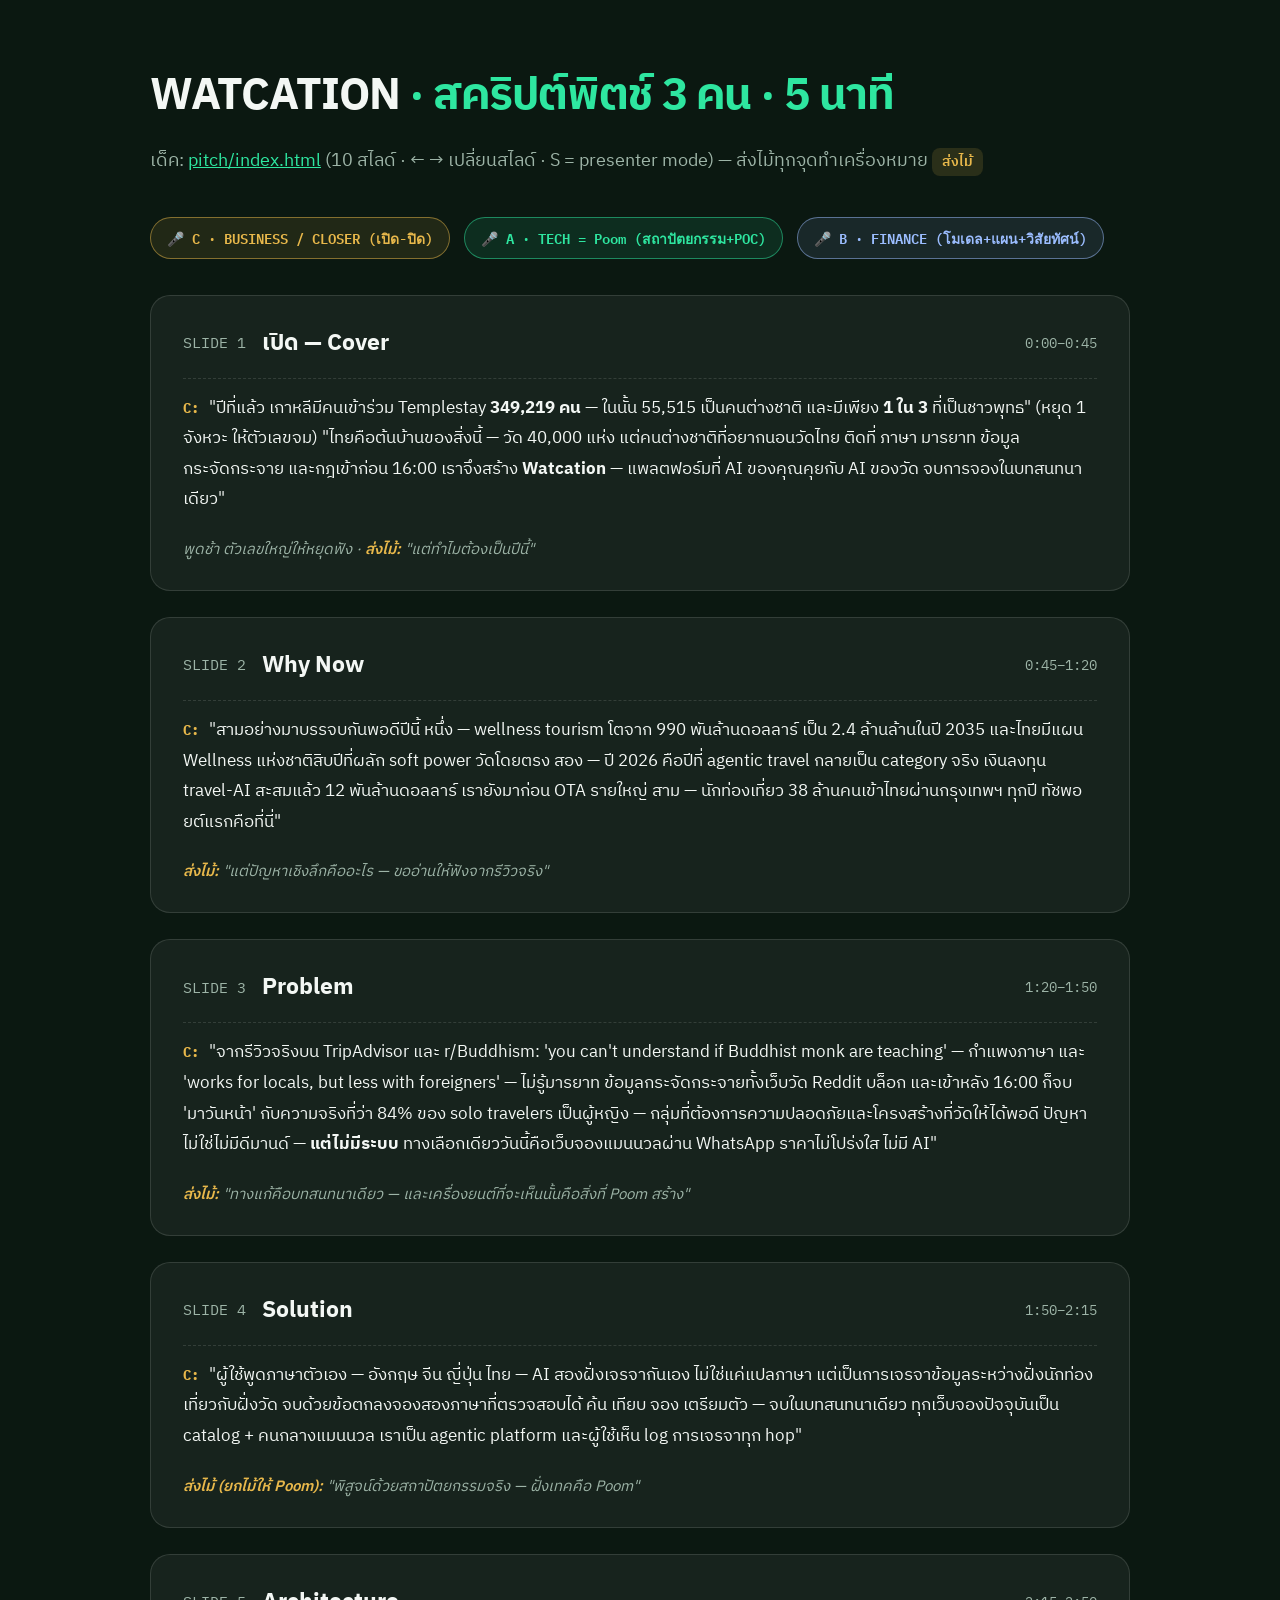
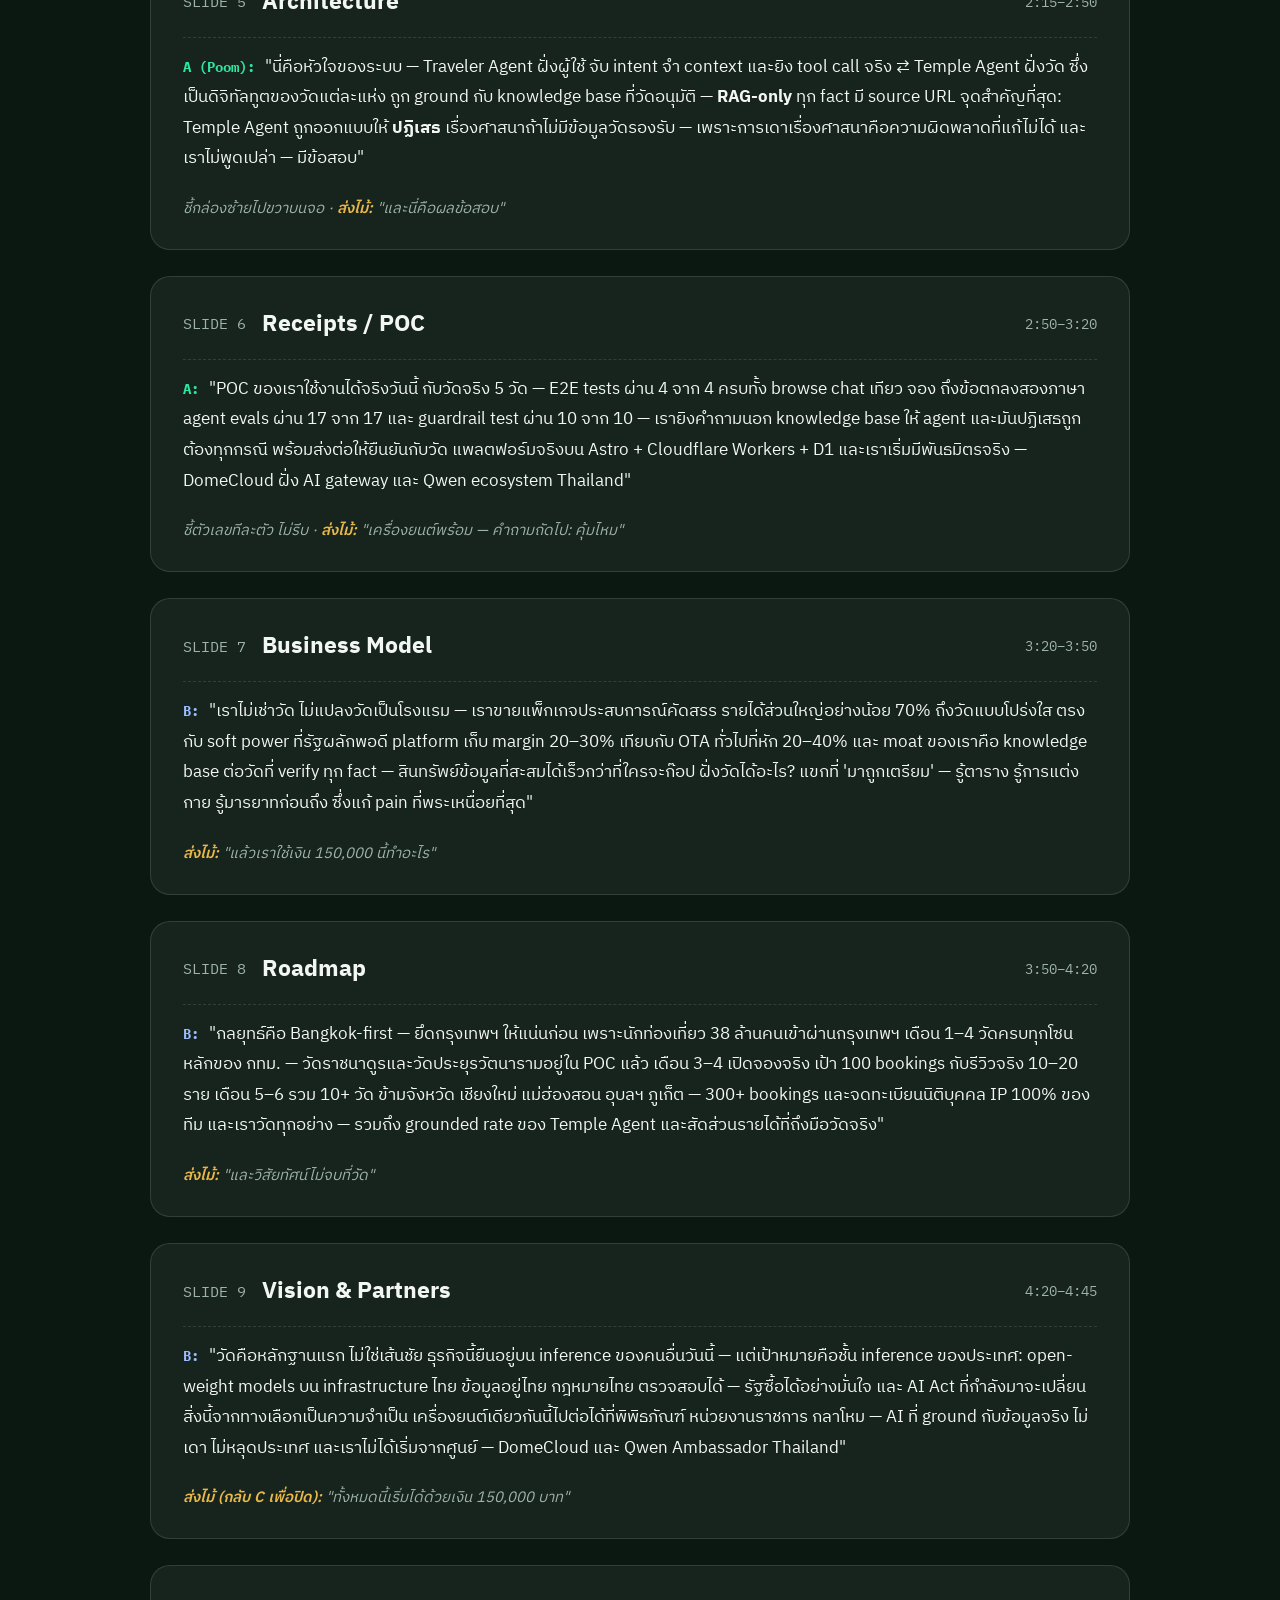
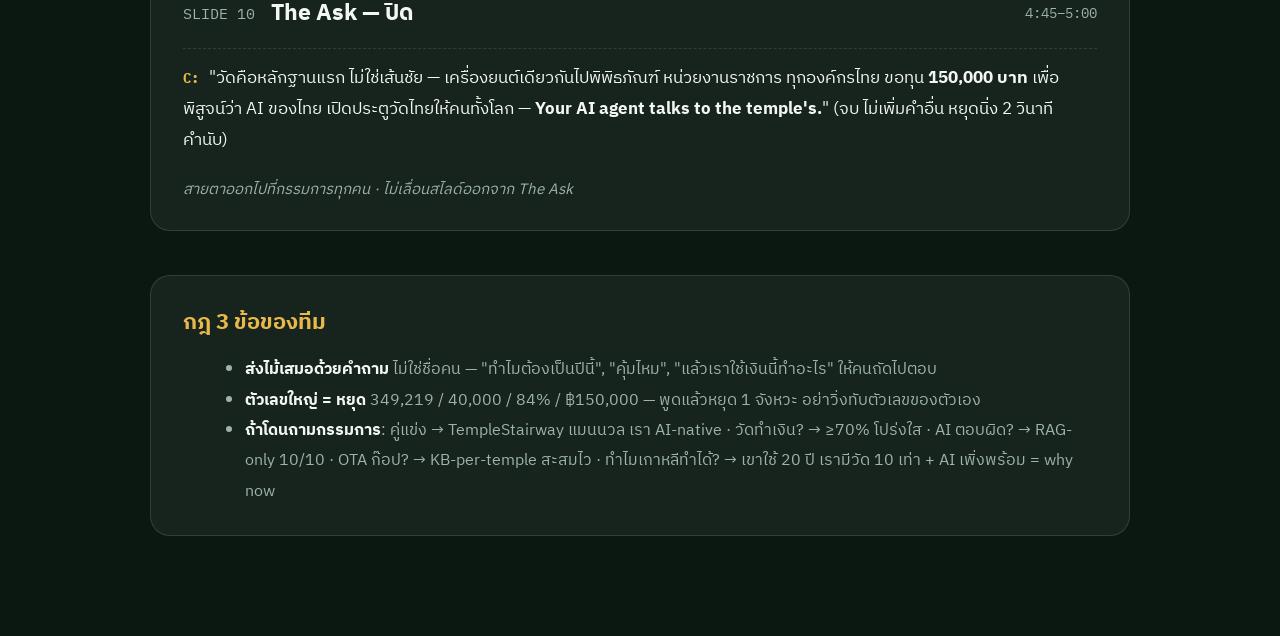
<file: pitch/script.html>
<!DOCTYPE html>
<html lang="th">
<head>
<meta charset="utf-8">
<meta name="viewport" content="width=device-width,initial-scale=1">
<title>Watcation · สคริปต์พิตช์ 3 คน · 5 นาที</title>
<link href="https://fonts.googleapis.com/css2?family=IBM+Plex+Sans+Thai:wght@400;500;600;700&family=IBM+Plex+Mono:wght@600&display=swap" rel="stylesheet">
<style>
  :root{--bg:#0B1811;--ink:#F3F7F4;--dim:#9DB4A7;--green:#2EE6A0;--gold:#E8B84B;--blue:#9BBDFF;
        --line:rgba(255,255,255,.12);--panel:rgba(255,255,255,.05)}
  *{margin:0;box-sizing:border-box}
  body{background:var(--bg);color:var(--ink);font-family:'IBM Plex Sans Thai',sans-serif;padding:60px 24px 100px}
  .wrap{max-width:980px;margin:0 auto}
  h1{font-size:44px;font-weight:700;letter-spacing:-.02em}
  h1 span{color:var(--green)}
  .sub{color:var(--dim);font-size:18px;margin:14px 0 40px;line-height:1.7}
  .legend{display:flex;gap:14px;margin-bottom:36px;flex-wrap:wrap}
  .tag{font-family:'IBM Plex Mono',monospace;font-size:14px;font-weight:600;padding:8px 16px;border-radius:999px;border:1px solid}
  .tag.c{color:var(--gold);border-color:rgba(232,184,75,.5);background:rgba(232,184,75,.1)}
  .tag.a{color:var(--green);border-color:rgba(46,230,160,.5);background:rgba(46,230,160,.1)}
  .tag.b{color:var(--blue);border-color:rgba(155,189,255,.5);background:rgba(155,189,255,.1)}
  .seg{background:var(--panel);border:1px solid var(--line);border-radius:20px;padding:28px 32px;margin-bottom:26px}
  .seg-head{display:flex;align-items:center;gap:16px;margin-bottom:16px}
  .seg-head .no{font-family:'IBM Plex Mono',monospace;color:var(--dim);font-size:15px}
  .seg-head h2{font-size:23px;font-weight:700}
  .seg-head .t{margin-left:auto;font-family:'IBM Plex Mono',monospace;font-size:14px;color:var(--dim)}
  .line{padding:14px 0;border-top:1px dashed var(--line);font-size:17px;line-height:1.8}
  .line:first-of-type{border-top:none}
  .who-inline{font-family:'IBM Plex Mono',monospace;font-weight:700;font-size:14px;margin-right:10px}
  .who-inline.c{color:var(--gold)} .who-inline.a{color:var(--green)} .who-inline.b{color:var(--blue)}
  .cue{color:var(--dim);font-size:15px;margin-top:8px;font-style:italic}
  .cue b{color:var(--gold);font-weight:600}
  .hand{display:inline-block;background:rgba(232,184,75,.14);color:var(--gold);border-radius:8px;padding:2px 10px;font-size:14px;font-weight:600}
  .tips{background:var(--panel);border:1px solid var(--line);border-radius:20px;padding:28px 32px;margin-top:44px}
  .tips h2{font-size:22px;margin-bottom:14px;color:var(--gold)}
  .tips li{color:var(--dim);font-size:16px;line-height:1.9;margin-left:22px}
  .tips b{color:var(--ink)}
  @media print{
    body{background:#fff;color:#111;padding:20px}
    .sub,.seg-head .t,.cue{color:#555}
    .seg,.tips{background:#f7f7f5;border-color:#ddd}
    h1 span{color:#0B7A55} .tag.c{color:#8a6508} .tag.a{color:#0B7A55} .tag.b{color:#1A5FA8}
    .who-inline.c{color:#8a6508} .who-inline.a{color:#0B7A55} .who-inline.b{color:#1A5FA8}
    .hand{color:#8a6508} .tips h2{color:#8a6508}
  }
</style>
</head>
<body><div class="wrap">
  <h1>WATCATION <span>· สคริปต์พิตช์ 3 คน · 5 นาที</span></h1>
  <p class="sub">เด็ค: <a href="index.html" style="color:var(--green)">pitch/index.html</a> (10 สไลด์ · ← → เปลี่ยนสไลด์ · S = presenter mode) — ส่งไม้ทุกจุดทำเครื่องหมาย <span class="hand">ส่งไม้</span></p>
  <div class="legend">
    <span class="tag c">🎤 C · BUSINESS / CLOSER (เปิด-ปิด)</span>
    <span class="tag a">🎤 A · TECH = Poom (สถาปัตยกรรม+POC)</span>
    <span class="tag b">🎤 B · FINANCE (โมเดล+แผน+วิสัยทัศน์)</span>
  </div>

  <div class="seg">
    <div class="seg-head"><span class="no">SLIDE 1</span><h2>เปิด — Cover</h2><span class="t">0:00–0:45</span></div>
    <div class="line"><span class="who-inline c">C:</span>"ปีที่แล้ว เกาหลีมีคนเข้าร่วม Templestay <b>349,219 คน</b> — ในนั้น 55,515 เป็นคนต่างชาติ และมีเพียง <b>1 ใน 3</b> ที่เป็นชาวพุทธ" (หยุด 1 จังหวะ ให้ตัวเลขจม) "ไทยคือต้นบ้านของสิ่งนี้ — วัด 40,000 แห่ง แต่คนต่างชาติที่อยากนอนวัดไทย ติดที่ ภาษา มารยาท ข้อมูลกระจัดกระจาย และกฎเข้าก่อน 16:00 เราจึงสร้าง <b>Watcation</b> — แพลตฟอร์มที่ AI ของคุณคุยกับ AI ของวัด จบการจองในบทสนทนาเดียว"</div>
    <div class="cue">พูดช้า ตัวเลขใหญ่ให้หยุดฟัง · <b>ส่งไม้:</b> "แต่ทำไมต้องเป็นปีนี้"</div>
  </div>

  <div class="seg">
    <div class="seg-head"><span class="no">SLIDE 2</span><h2>Why Now</h2><span class="t">0:45–1:20</span></div>
    <div class="line"><span class="who-inline c">C:</span>"สามอย่างมาบรรจบกันพอดีปีนี้ หนึ่ง — wellness tourism โตจาก 990 พันล้านดอลลาร์ เป็น 2.4 ล้านล้านในปี 2035 และไทยมีแผน Wellness แห่งชาติสิบปีที่ผลัก soft power วัดโดยตรง สอง — ปี 2026 คือปีที่ agentic travel กลายเป็น category จริง เงินลงทุน travel-AI สะสมแล้ว 12 พันล้านดอลลาร์ เรายังมาก่อน OTA รายใหญ่ สาม — นักท่องเที่ยว 38 ล้านคนเข้าไทยผ่านกรุงเทพฯ ทุกปี ทัชพอยต์แรกคือที่นี่"</div>
    <div class="cue"><b>ส่งไม้:</b> "แต่ปัญหาเชิงลึกคืออะไร — ขออ่านให้ฟังจากรีวิวจริง"</div>
  </div>

  <div class="seg">
    <div class="seg-head"><span class="no">SLIDE 3</span><h2>Problem</h2><span class="t">1:20–1:50</span></div>
    <div class="line"><span class="who-inline c">C:</span>"จากรีวิวจริงบน TripAdvisor และ r/Buddhism: 'you can't understand if Buddhist monk are teaching' — กำแพงภาษา และ 'works for locals, but less with foreigners' — ไม่รู้มารยาท ข้อมูลกระจัดกระจายทั้งเว็บวัด Reddit บล็อก และเข้าหลัง 16:00 ก็จบ 'มาวันหน้า' กับความจริงที่ว่า 84% ของ solo travelers เป็นผู้หญิง — กลุ่มที่ต้องการความปลอดภัยและโครงสร้างที่วัดให้ได้พอดี ปัญหาไม่ใช่ไม่มีดีมานด์ — <b>แต่ไม่มีระบบ</b> ทางเลือกเดียววันนี้คือเว็บจองแมนนวลผ่าน WhatsApp ราคาไม่โปร่งใส ไม่มี AI"</div>
    <div class="cue"><b>ส่งไม้:</b> "ทางแก้คือบทสนทนาเดียว — และเครื่องยนต์ที่จะเห็นนั้นคือสิ่งที่ Poom สร้าง"</div>
  </div>

  <div class="seg">
    <div class="seg-head"><span class="no">SLIDE 4</span><h2>Solution</h2><span class="t">1:50–2:15</span></div>
    <div class="line"><span class="who-inline c">C:</span>"ผู้ใช้พูดภาษาตัวเอง — อังกฤษ จีน ญี่ปุ่น ไทย — AI สองฝั่งเจรจากันเอง ไม่ใช่แค่แปลภาษา แต่เป็นการเจรจาข้อมูลระหว่างฝั่งนักท่องเที่ยวกับฝั่งวัด จบด้วยข้อตกลงจองสองภาษาที่ตรวจสอบได้ ค้น เทียบ จอง เตรียมตัว — จบในบทสนทนาเดียว ทุกเว็บจองปัจจุบันเป็น catalog + คนกลางแมนนวล เราเป็น agentic platform และผู้ใช้เห็น log การเจรจาทุก hop"</div>
    <div class="cue"><b>ส่งไม้ (ยกไม้ให้ Poom):</b> "พิสูจน์ด้วยสถาปัตยกรรมจริง — ฝั่งเทคคือ Poom"</div>
  </div>

  <div class="seg">
    <div class="seg-head"><span class="no">SLIDE 5</span><h2>Architecture</h2><span class="t">2:15–2:50</span></div>
    <div class="line"><span class="who-inline a">A (Poom):</span>"นี่คือหัวใจของระบบ — Traveler Agent ฝั่งผู้ใช้ จับ intent จำ context และยิง tool call จริง ⇄ Temple Agent ฝั่งวัด ซึ่งเป็นดิจิทัลทูตของวัดแต่ละแห่ง ถูก ground กับ knowledge base ที่วัดอนุมัติ — <b>RAG-only</b> ทุก fact มี source URL จุดสำคัญที่สุด: Temple Agent ถูกออกแบบให้ <b>ปฏิเสธ</b> เรื่องศาสนาถ้าไม่มีข้อมูลวัดรองรับ — เพราะการเดาเรื่องศาสนาคือความผิดพลาดที่แก้ไม่ได้ และเราไม่พูดเปล่า — มีข้อสอบ"</div>
    <div class="cue">ชี้กล่องซ้ายไปขวาบนจอ · <b>ส่งไม้:</b> "และนี่คือผลข้อสอบ"</div>
  </div>

  <div class="seg">
    <div class="seg-head"><span class="no">SLIDE 6</span><h2>Receipts / POC</h2><span class="t">2:50–3:20</span></div>
    <div class="line"><span class="who-inline a">A:</span>"POC ของเราใช้งานได้จริงวันนี้ กับวัดจริง 5 วัด — E2E tests ผ่าน 4 จาก 4 ครบทั้ง browse chat เทียว จอง ถึงข้อตกลงสองภาษา agent evals ผ่าน 17 จาก 17 และ guardrail test ผ่าน 10 จาก 10 — เรายิงคำถามนอก knowledge base ให้ agent และมันปฏิเสธถูกต้องทุกกรณี พร้อมส่งต่อให้ยืนยันกับวัด แพลตฟอร์มจริงบน Astro + Cloudflare Workers + D1 และเราเริ่มมีพันธมิตรจริง — DomeCloud ฝั่ง AI gateway และ Qwen ecosystem Thailand"</div>
    <div class="cue">ชี้ตัวเลขทีละตัว ไม่รีบ · <b>ส่งไม้:</b> "เครื่องยนต์พร้อม — คำถามถัดไป: คุ้มไหม"</div>
  </div>

  <div class="seg">
    <div class="seg-head"><span class="no">SLIDE 7</span><h2>Business Model</h2><span class="t">3:20–3:50</span></div>
    <div class="line"><span class="who-inline b">B:</span>"เราไม่เช่าวัด ไม่แปลงวัดเป็นโรงแรม — เราขายแพ็กเกจประสบการณ์คัดสรร รายได้ส่วนใหญ่อย่างน้อย 70% ถึงวัดแบบโปร่งใส ตรงกับ soft power ที่รัฐผลักพอดี platform เก็บ margin 20–30% เทียบกับ OTA ทั่วไปที่หัก 20–40% และ moat ของเราคือ knowledge base ต่อวัดที่ verify ทุก fact — สินทรัพย์ข้อมูลที่สะสมได้เร็วกว่าที่ใครจะก๊อป ฝั่งวัดได้อะไร? แขกที่ 'มาถูกเตรียม' — รู้ตาราง รู้การแต่งกาย รู้มารยาทก่อนถึง ซึ่งแก้ pain ที่พระเหนื่อยที่สุด"</div>
    <div class="cue"><b>ส่งไม้:</b> "แล้วเราใช้เงิน 150,000 นี้ทำอะไร"</div>
  </div>

  <div class="seg">
    <div class="seg-head"><span class="no">SLIDE 8</span><h2>Roadmap</h2><span class="t">3:50–4:20</span></div>
    <div class="line"><span class="who-inline b">B:</span>"กลยุทธ์คือ Bangkok-first — ยึดกรุงเทพฯ ให้แน่นก่อน เพราะนักท่องเที่ยว 38 ล้านคนเข้าผ่านกรุงเทพฯ เดือน 1–4 วัดครบทุกโซนหลักของ กทม. — วัดราชนาดูรและวัดประยุรวัตนารามอยู่ใน POC แล้ว เดือน 3–4 เปิดจองจริง เป้า 100 bookings กับรีวิวจริง 10–20 ราย เดือน 5–6 รวม 10+ วัด ข้ามจังหวัด เชียงใหม่ แม่ฮ่องสอน อุบลฯ ภูเก็ต — 300+ bookings และจดทะเบียนนิติบุคคล IP 100% ของทีม และเราวัดทุกอย่าง — รวมถึง grounded rate ของ Temple Agent และสัดส่วนรายได้ที่ถึงมือวัดจริง"</div>
    <div class="cue"><b>ส่งไม้:</b> "และวิสัยทัศน์ไม่จบที่วัด"</div>
  </div>

  <div class="seg">
    <div class="seg-head"><span class="no">SLIDE 9</span><h2>Vision & Partners</h2><span class="t">4:20–4:45</span></div>
    <div class="line"><span class="who-inline b">B:</span>"วัดคือหลักฐานแรก ไม่ใช่เส้นชัย ธุรกิจนี้ยืนอยู่บน inference ของคนอื่นวันนี้ — แต่เป้าหมายคือชั้น inference ของประเทศ: open-weight models บน infrastructure ไทย ข้อมูลอยู่ไทย กฎหมายไทย ตรวจสอบได้ — รัฐซื้อได้อย่างมั่นใจ และ AI Act ที่กำลังมาจะเปลี่ยนสิ่งนี้จากทางเลือกเป็นความจำเป็น เครื่องยนต์เดียวกันนี้ไปต่อได้ที่พิพิธภัณฑ์ หน่วยงานราชการ กลาโหม — AI ที่ ground กับข้อมูลจริง ไม่เดา ไม่หลุดประเทศ และเราไม่ได้เริ่มจากศูนย์ — DomeCloud และ Qwen Ambassador Thailand"</div>
    <div class="cue"><b>ส่งไม้ (กลับ C เพื่อปิด):</b> "ทั้งหมดนี้เริ่มได้ด้วยเงิน 150,000 บาท"</div>
  </div>

  <div class="seg">
    <div class="seg-head"><span class="no">SLIDE 10</span><h2>The Ask — ปิด</h2><span class="t">4:45–5:00</span></div>
    <div class="line"><span class="who-inline c">C:</span>"วัดคือหลักฐานแรก ไม่ใช่เส้นชัย — เครื่องยนต์เดียวกันไปพิพิธภัณฑ์ หน่วยงานราชการ ทุกองค์กรไทย ขอทุน <b>150,000 บาท</b> เพื่อพิสูจน์ว่า AI ของไทย เปิดประตูวัดไทยให้คนทั้งโลก — <b>Your AI agent talks to the temple's.</b>" (จบ ไม่เพิ่มคำอื่น หยุดนิ่ง 2 วินาที คำนับ)</div>
    <div class="cue">สายตาออกไปที่กรรมการทุกคน · ไม่เลื่อนสไลด์ออกจาก The Ask</div>
  </div>

  <div class="tips">
    <h2>กฎ 3 ข้อของทีม</h2>
    <ul>
      <li><b>ส่งไม้เสมอด้วยคำถาม</b> ไม่ใช่ชื่อคน — "ทำไมต้องเป็นปีนี้", "คุ้มไหม", "แล้วเราใช้เงินนี้ทำอะไร" ให้คนถัดไปตอบ</li>
      <li><b>ตัวเลขใหญ่ = หยุด</b> 349,219 / 40,000 / 84% / ฿150,000 — พูดแล้วหยุด 1 จังหวะ อย่าวิ่งทับตัวเลขของตัวเอง</li>
      <li><b>ถ้าโดนถามกรรมการ</b>: คู่แข่ง → TempleStairway แมนนวล เรา AI-native · วัดทำเงิน? → ≥70% โปร่งใส · AI ตอบผิด? → RAG-only 10/10 · OTA ก๊อป? → KB-per-temple สะสมไว · ทำไมเกาหลีทำได้? → เขาใช้ 20 ปี เรามีวัด 10 เท่า + AI เพิ่งพร้อม = why now</li>
    </ul>
  </div>

</div></body></html>
</file>
<file: lessons/assets/styles.css>
:root{--paper:#FAF8F4;--ink:#1A1917;--muted:#6E6A63;--line:#D8D3C8;--accent:#0B7A55;--accent-ink:#085A3F;--code:#F0EEE8;--ok:#0B7A55;--bad:#B3261E}
*{box-sizing:border-box;margin:0;padding:0}
body{font-family:'IBM Plex Sans Thai','Noto Sans Thai',system-ui,sans-serif;background:var(--paper);color:var(--ink);line-height:1.65}
a{color:var(--accent-ink)}
.wrap{max-width:860px;margin:0 auto;padding:48px 24px 80px}
.kicker{font-size:13px;font-weight:600;letter-spacing:.14em;text-transform:uppercase;color:var(--accent);margin-bottom:12px}
h1{font-size:40px;line-height:1.2;letter-spacing:-.015em;margin-bottom:16px}
h2{font-size:26px;margin:44px 0 14px;padding-top:22px;border-top:1px solid var(--line)}
p,li{font-size:17px}
ul,ol{margin:10px 0 10px 26px}
li{margin-bottom:8px}
.lead{font-size:20px;color:var(--muted);margin-bottom:8px}
code,.mono{font-family:'IBM Plex Mono',monospace;font-size:.88em;background:var(--code);padding:2px 8px;border-radius:5px}
.cmd{font-family:'IBM Plex Mono',monospace;background:#12211B;color:#D7F0E3;padding:16px 20px;border-radius:10px;margin:14px 0;overflow-x:auto;font-size:15px;line-height:1.8}
.cmd .p{color:#7FB89D}
.card{background:#fff;border:1px solid var(--line);border-radius:12px;padding:22px 26px;margin:16px 0}
.check{list-style:none;margin-left:0}
.check li{margin-bottom:10px}
.check input{width:18px;height:18px;margin-right:10px;accent-color:var(--accent);vertical-align:-3px}
.quiz{margin-top:10px}
.quiz button{font:inherit;border:1px solid var(--line);background:#fff;border-radius:8px;padding:9px 16px;margin:4px 8px 4px 0;cursor:pointer;min-width:44px}
.quiz button:hover{border-color:var(--accent)}
.quiz button.right{background:var(--ok);color:#fff;border-color:var(--ok)}
.quiz button.wrong{background:var(--bad);color:#fff;border-color:var(--bad)}
.feedback{margin-top:10px;font-weight:600;display:none}
.feedback.show{display:block}
.feedback.good{color:var(--ok)} .feedback.badf{color:var(--bad)}
.topbar{display:flex;justify-content:space-between;align-items:center;margin-bottom:36px;font-size:15px}
.topbar a{margin-left:18px}
.homegrid{display:grid;grid-template-columns:1fr 1fr;gap:16px;margin-top:26px}
.homegrid a.cell{background:#fff;border:1px solid var(--line);border-radius:12px;padding:20px 22px;text-decoration:none;color:var(--ink);display:block}
.homegrid a.cell:hover{border-color:var(--accent)}
.cell .n{font-family:'IBM Plex Mono',monospace;color:var(--accent);font-size:13px;font-weight:600}
.cell h2{font-size:20px;border:none;margin:4px 0 6px;padding:0}
.cell p{font-size:15px;color:var(--muted)}
footer{margin-top:60px;padding-top:20px;border-top:1px solid var(--line);color:var(--muted);font-size:14px}
@media print{.topbar,.quiz,footer .noprint{display:none}}
</file>
<file: pitch/assets/fonts.css>
/* html-ppt :: shared webfonts */
@import url('https://fonts.googleapis.com/css2?family=Inter:wght@200;300;400;500;600;700;800;900&display=swap');
@import url('https://fonts.googleapis.com/css2?family=Noto+Sans+SC:wght@200;300;400;500;600;700;900&display=swap');
@import url('https://fonts.googleapis.com/css2?family=Noto+Serif+SC:wght@300;400;600;700&display=swap');
@import url('https://fonts.googleapis.com/css2?family=JetBrains+Mono:wght@400;500;700&display=swap');
@import url('https://fonts.googleapis.com/css2?family=Playfair+Display:ital,wght@0,400;0,600;0,800;1,400&display=swap');
@import url('https://fonts.googleapis.com/css2?family=Space+Grotesk:wght@300;400;500;600;700&display=swap');
@import url('https://fonts.googleapis.com/css2?family=IBM+Plex+Mono:wght@300;400;500;700&display=swap');
@import url('https://fonts.googleapis.com/css2?family=Archivo+Black&display=swap');
</file>
<file: pitch/assets/animations/animations.css>
/* html-ppt :: animations.css
 * Apply by adding class="anim-<name>" or data-anim="<name>".
 * Durations are deliberately snappy; tweak --anim-dur per element.
 */
:root{--anim-dur:.7s;--anim-ease:cubic-bezier(.4,0,.2,1)}

/* ---------- FADE DIRECTIONALS ---------- */
@keyframes kf-fade-up{from{opacity:0;transform:translateY(32px)}to{opacity:1;transform:none}}
@keyframes kf-fade-down{from{opacity:0;transform:translateY(-32px)}to{opacity:1;transform:none}}
@keyframes kf-fade-left{from{opacity:0;transform:translateX(-40px)}to{opacity:1;transform:none}}
@keyframes kf-fade-right{from{opacity:0;transform:translateX(40px)}to{opacity:1;transform:none}}
.anim-fade-up{animation:kf-fade-up var(--anim-dur) var(--anim-ease) both}
.anim-fade-down{animation:kf-fade-down var(--anim-dur) var(--anim-ease) both}
.anim-fade-left{animation:kf-fade-left var(--anim-dur) var(--anim-ease) both}
.anim-fade-right{animation:kf-fade-right var(--anim-dur) var(--anim-ease) both}

/* ---------- RISE / DROP / ZOOM / BLUR / GLITCH ---------- */
@keyframes kf-rise{from{opacity:0;transform:translateY(60px) scale(.97);filter:blur(6px)}to{opacity:1;transform:none;filter:none}}
@keyframes kf-drop{from{opacity:0;transform:translateY(-60px) scale(.97)}to{opacity:1;transform:none}}
@keyframes kf-zoom{0%{opacity:0;transform:scale(.6)}60%{transform:scale(1.04)}100%{opacity:1;transform:scale(1)}}
@keyframes kf-blur{from{opacity:0;filter:blur(18px)}to{opacity:1;filter:none}}
@keyframes kf-glitch{0%{opacity:0;transform:translateX(0);clip-path:inset(0 0 0 0)}
  20%{opacity:1;transform:translateX(-6px);clip-path:inset(20% 0 30% 0)}
  40%{transform:translateX(4px);clip-path:inset(50% 0 10% 0)}
  60%{transform:translateX(-3px);clip-path:inset(10% 0 60% 0)}
  80%{transform:translateX(2px);clip-path:inset(0 0 0 0)}
  100%{opacity:1;transform:none}}
.anim-rise-in{animation:kf-rise .9s var(--anim-ease) both}
.anim-drop-in{animation:kf-drop .8s var(--anim-ease) both}
.anim-zoom-pop{animation:kf-zoom .7s cubic-bezier(.22,1.3,.36,1) both}
.anim-blur-in{animation:kf-blur .8s var(--anim-ease) both}
.anim-glitch-in{animation:kf-glitch .8s steps(5,end) both}

/* ---------- TYPEWRITER ---------- */
.anim-typewriter{display:inline-block;overflow:hidden;white-space:nowrap;border-right:2px solid currentColor;
  width:0;animation:kf-type 2.4s steps(40,end) forwards, kf-caret 1s step-end infinite}
@keyframes kf-type{to{width:100%}}
@keyframes kf-caret{50%{border-color:transparent}}

/* ---------- GLOW / SHIMMER / GRADIENT-FLOW ---------- */
@keyframes kf-neon{0%,100%{text-shadow:0 0 8px var(--accent),0 0 20px var(--accent)}
  50%{text-shadow:0 0 16px var(--accent),0 0 40px var(--accent),0 0 80px var(--accent)}}
.anim-neon-glow{animation:kf-neon 2s ease-in-out infinite}

.anim-shimmer-sweep{position:relative;overflow:hidden}
.anim-shimmer-sweep::after{content:"";position:absolute;inset:0;
  background:linear-gradient(110deg,transparent 40%,rgba(255,255,255,.55) 50%,transparent 60%);
  transform:translateX(-100%);animation:kf-shimmer 2.4s var(--anim-ease) infinite}
@keyframes kf-shimmer{to{transform:translateX(100%)}}

.anim-gradient-flow{background:linear-gradient(90deg,var(--accent),var(--accent-2,var(--accent)),var(--accent-3,var(--accent)),var(--accent));
  background-size:300% 100%;-webkit-background-clip:text;background-clip:text;color:transparent;-webkit-text-fill-color:transparent;
  animation:kf-gradflow 4s linear infinite}
@keyframes kf-gradflow{to{background-position:300% 0}}

/* ---------- STAGGER LIST ---------- */
.anim-stagger-list > *{opacity:0;animation:kf-rise .65s var(--anim-ease) both}
.anim-stagger-list > *:nth-child(1){animation-delay:.05s}
.anim-stagger-list > *:nth-child(2){animation-delay:.15s}
.anim-stagger-list > *:nth-child(3){animation-delay:.25s}
.anim-stagger-list > *:nth-child(4){animation-delay:.35s}
.anim-stagger-list > *:nth-child(5){animation-delay:.45s}
.anim-stagger-list > *:nth-child(6){animation-delay:.55s}
.anim-stagger-list > *:nth-child(7){animation-delay:.65s}
.anim-stagger-list > *:nth-child(8){animation-delay:.75s}
.anim-stagger-list > *:nth-child(n+9){animation-delay:.85s}

/* ---------- COUNTER-UP (JS-driven, marker class only) ---------- */
.counter{font-variant-numeric:tabular-nums}

/* ---------- SVG PATH DRAW ---------- */
.anim-path-draw path,.anim-path-draw line,.anim-path-draw polyline,.anim-path-draw circle,.anim-path-draw rect{
  stroke-dasharray:1000;stroke-dashoffset:1000;animation:kf-draw 2s var(--anim-ease) forwards}
@keyframes kf-draw{to{stroke-dashoffset:0}}

/* ---------- PARALLAX TILT (hover) ---------- */
.anim-parallax-tilt{transform-style:preserve-3d;transition:transform .4s var(--anim-ease)}
.anim-parallax-tilt:hover{transform:perspective(900px) rotateX(6deg) rotateY(-8deg) translateZ(10px)}

/* ---------- CARD FLIP 3D ---------- */
@keyframes kf-flip{from{transform:perspective(1200px) rotateY(-90deg);opacity:0}
  to{transform:perspective(1200px) rotateY(0);opacity:1}}
.anim-card-flip-3d{animation:kf-flip .9s var(--anim-ease) both;transform-style:preserve-3d;backface-visibility:hidden}

/* ---------- CUBE ROTATE 3D ---------- */
@keyframes kf-cube{from{transform:perspective(1200px) rotateX(20deg) rotateY(-90deg) translateZ(-200px);opacity:0}
  to{transform:perspective(1200px) rotateX(0) rotateY(0) translateZ(0);opacity:1}}
.anim-cube-rotate-3d{animation:kf-cube 1s var(--anim-ease) both}

/* ---------- PAGE TURN 3D ---------- */
@keyframes kf-pageturn{from{transform:perspective(1600px) rotateY(-85deg);transform-origin:left center;opacity:0}
  to{transform:perspective(1600px) rotateY(0);opacity:1}}
.anim-page-turn-3d{animation:kf-pageturn 1s var(--anim-ease) both;transform-origin:left center}

/* ---------- PERSPECTIVE ZOOM ---------- */
@keyframes kf-pzoom{from{opacity:0;transform:perspective(1400px) translateZ(-400px) rotateX(12deg)}
  to{opacity:1;transform:none}}
.anim-perspective-zoom{animation:kf-pzoom 1s var(--anim-ease) both}

/* ---------- MARQUEE SCROLL ---------- */
.anim-marquee-scroll{display:flex;gap:48px;white-space:nowrap;animation:kf-marquee 20s linear infinite}
@keyframes kf-marquee{from{transform:translateX(0)}to{transform:translateX(-50%)}}

/* ---------- KEN BURNS ---------- */
@keyframes kf-kenburns{0%{transform:scale(1) translate(0,0)}100%{transform:scale(1.15) translate(-2%,-1%)}}
.anim-kenburns{animation:kf-kenburns 14s ease-in-out infinite alternate}

/* ---------- CONFETTI BURST (pseudo — pure CSS sparkles) ---------- */
.anim-confetti-burst{position:relative}
.anim-confetti-burst::before,.anim-confetti-burst::after{
  content:"";position:absolute;top:50%;left:50%;width:8px;height:8px;border-radius:50%;
  background:var(--accent);box-shadow:
    20px -30px 0 var(--accent-2,var(--accent)),-25px -20px 0 var(--accent-3,var(--accent)),
    30px 20px 0 var(--good,#1aaf6c),-30px 25px 0 var(--warn,#f5a524),
    40px -10px 0 var(--bad,#e0445a),-45px 0 0 var(--accent),
    10px 40px 0 var(--accent-2,var(--accent)),-15px -40px 0 var(--accent-3,var(--accent));
  opacity:0;animation:kf-confetti 1.2s var(--anim-ease) forwards}
.anim-confetti-burst::after{animation-delay:.15s;transform:rotate(45deg)}
@keyframes kf-confetti{0%{opacity:0;transform:scale(.2)}30%{opacity:1}100%{opacity:0;transform:scale(2.2)}}

/* ---------- SPOTLIGHT ---------- */
@keyframes kf-spot{0%{clip-path:circle(0% at 50% 50%)}100%{clip-path:circle(140% at 50% 50%)}}
.anim-spotlight{animation:kf-spot 1.1s var(--anim-ease) both}

/* ---------- MORPH SHAPE (SVG) ---------- */
.anim-morph-shape path{animation:kf-morph 6s ease-in-out infinite alternate}
@keyframes kf-morph{0%{d:path("M60,120 Q120,20 180,120 T300,120")}
  100%{d:path("M60,120 Q120,220 180,120 T300,120")}}

/* ---------- RIPPLE REVEAL ---------- */
@keyframes kf-ripple{0%{clip-path:circle(0% at 20% 80%);opacity:.4}
  100%{clip-path:circle(160% at 20% 80%);opacity:1}}
.anim-ripple-reveal{animation:kf-ripple 1.2s var(--anim-ease) both}

/* reduced motion */
@media (prefers-reduced-motion: reduce){
  [class*="anim-"]{animation:none!important;transition:none!important}
}
</file>
